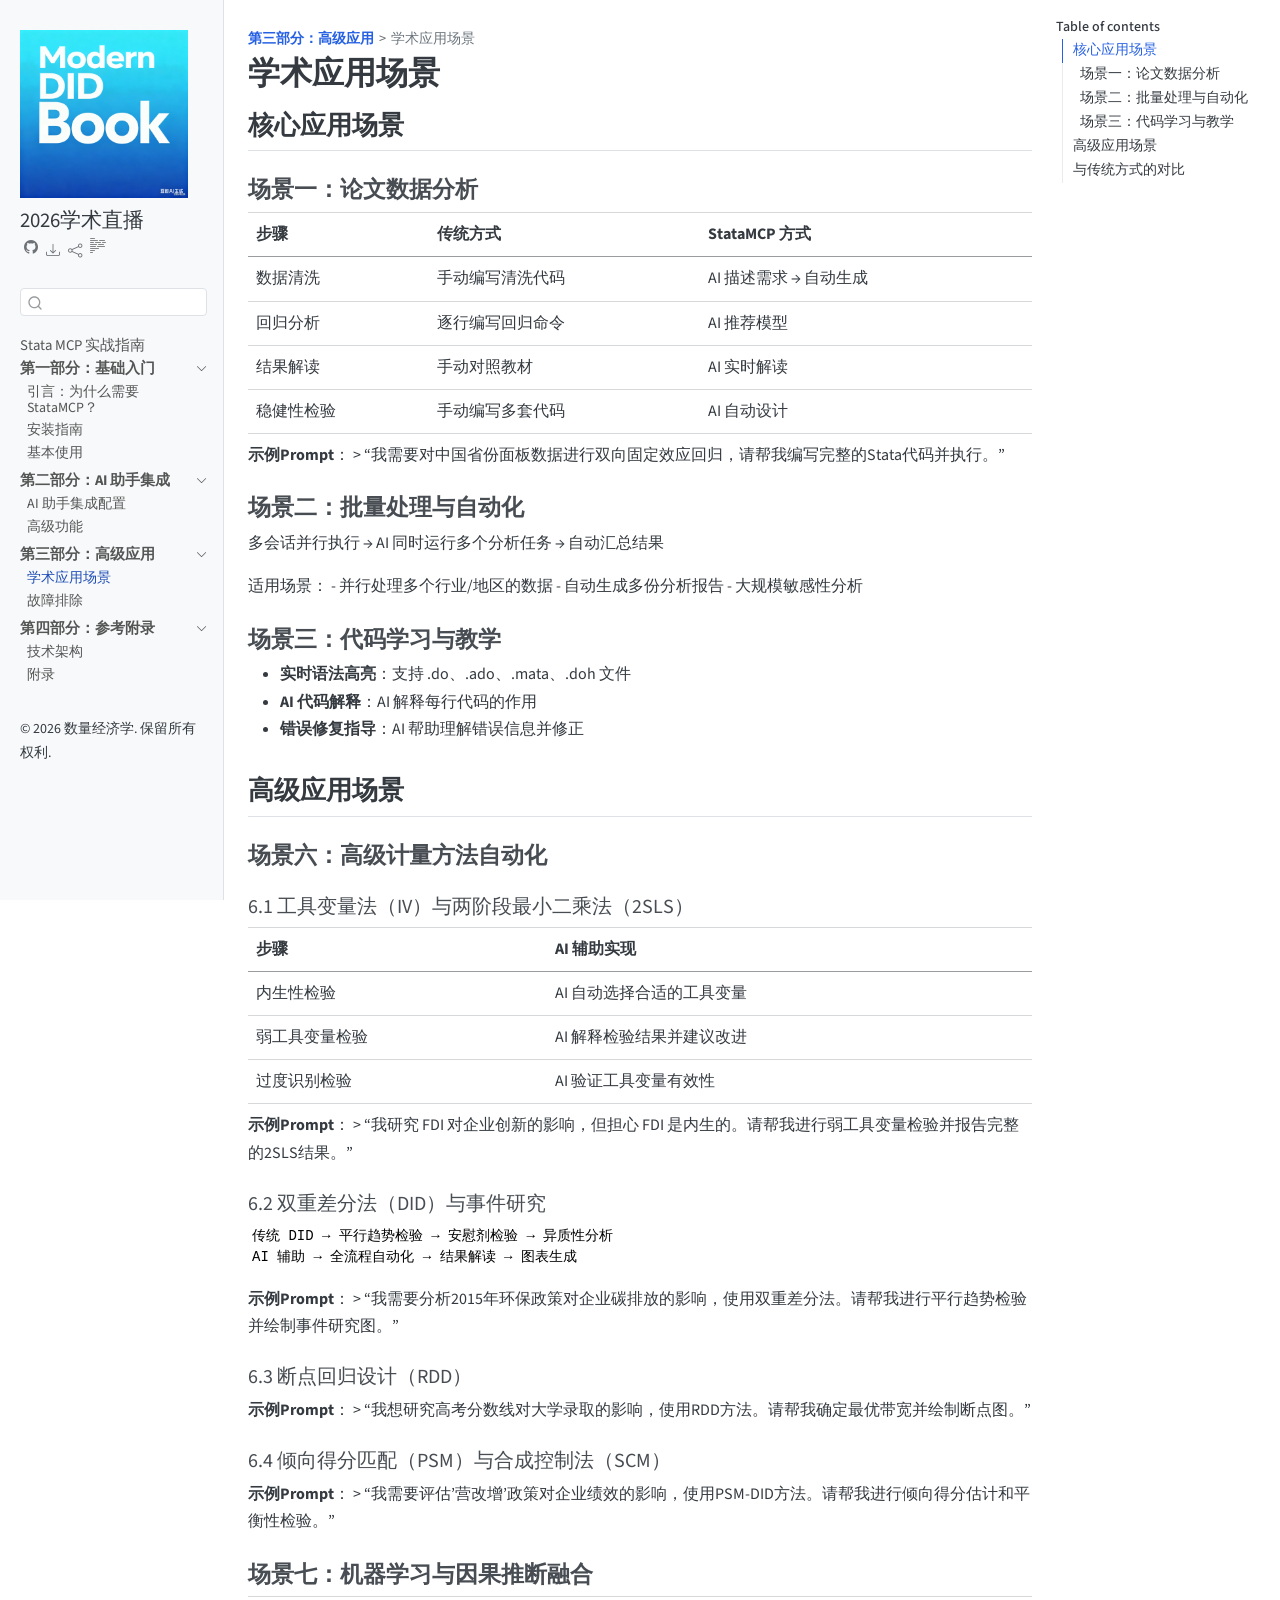
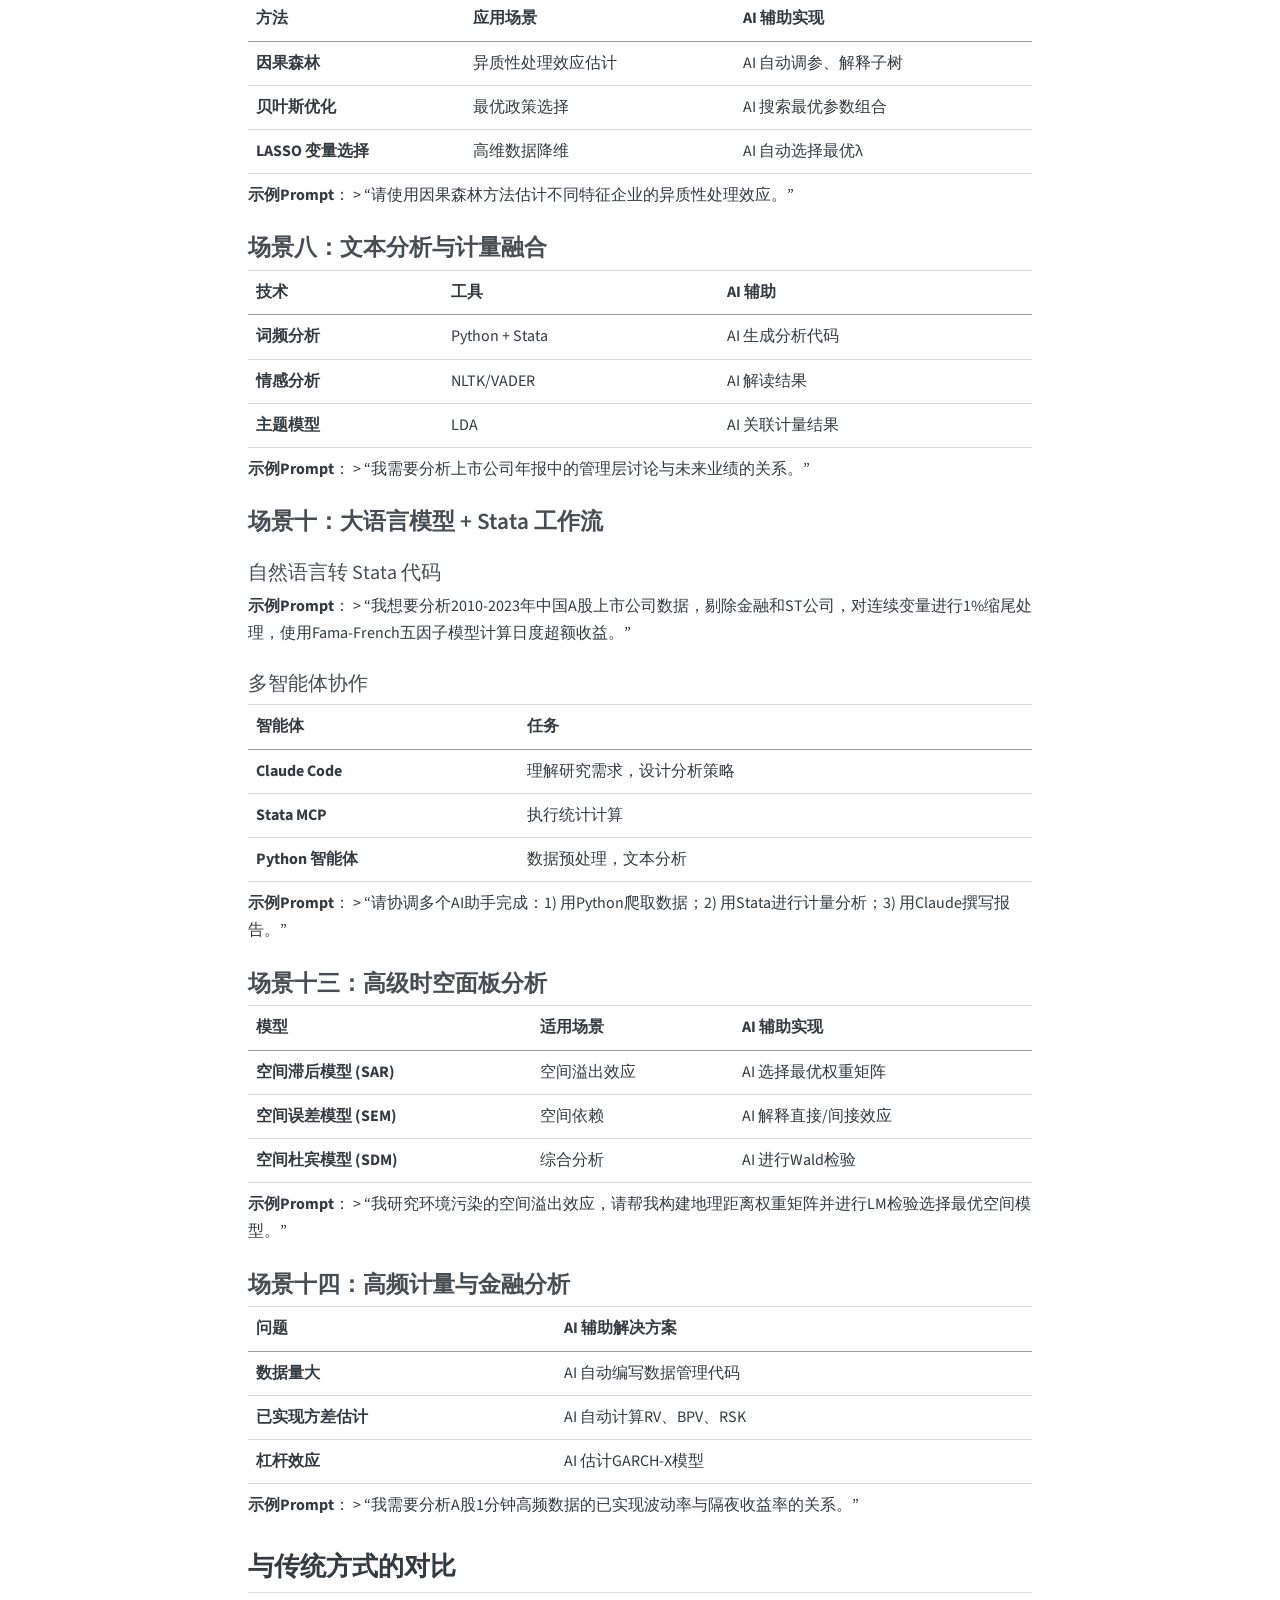
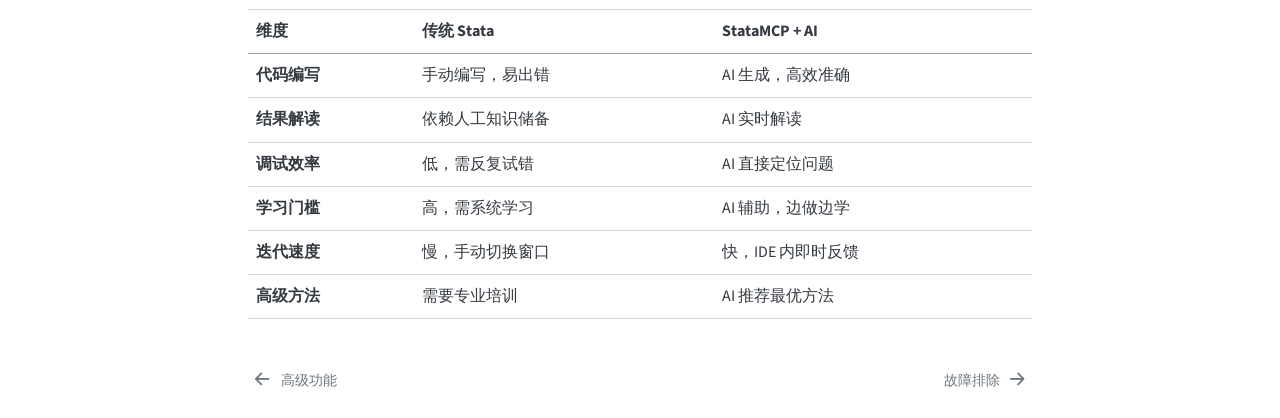
<file: _book/academic-applications.html>
<!DOCTYPE html>
<html xmlns="http://www.w3.org/1999/xhtml" lang="en" xml:lang="en"><head>

<meta charset="utf-8">
<meta name="generator" content="quarto-1.7.32">

<meta name="viewport" content="width=device-width, initial-scale=1.0, user-scalable=yes">

<meta name="description" content="本讲义系统介绍了 Stata MCP 的安装、配置与高级应用，AI 赋能 Stata 学术研究">

<title>学术应用场景 – Stata MCP 实战指南</title>
<style>
code{white-space: pre-wrap;}
span.smallcaps{font-variant: small-caps;}
div.columns{display: flex; gap: min(4vw, 1.5em);}
div.column{flex: auto; overflow-x: auto;}
div.hanging-indent{margin-left: 1.5em; text-indent: -1.5em;}
ul.task-list{list-style: none;}
ul.task-list li input[type="checkbox"] {
  width: 0.8em;
  margin: 0 0.8em 0.2em -1em; /* quarto-specific, see https://github.com/quarto-dev/quarto-cli/issues/4556 */ 
  vertical-align: middle;
}
</style>


<script src="site_libs/quarto-nav/quarto-nav.js"></script>
<script src="site_libs/quarto-nav/headroom.min.js"></script>
<script src="site_libs/clipboard/clipboard.min.js"></script>
<script src="site_libs/quarto-search/autocomplete.umd.js"></script>
<script src="site_libs/quarto-search/fuse.min.js"></script>
<script src="site_libs/quarto-search/quarto-search.js"></script>
<meta name="quarto:offset" content="./">
<link href="./troubleshooting.html" rel="next">
<link href="./advanced-features.html" rel="prev">
<link href="./images/favicon.ico" rel="icon">
<script src="site_libs/quarto-html/quarto.js" type="module"></script>
<script src="site_libs/quarto-html/tabsets/tabsets.js" type="module"></script>
<script src="site_libs/quarto-html/popper.min.js"></script>
<script src="site_libs/quarto-html/tippy.umd.min.js"></script>
<script src="site_libs/quarto-html/anchor.min.js"></script>
<link href="site_libs/quarto-html/tippy.css" rel="stylesheet">
<link href="site_libs/quarto-html/quarto-syntax-highlighting-c1f63da3e08f13bc72dc17e92cfd001d.css" rel="stylesheet" id="quarto-text-highlighting-styles">
<script src="site_libs/bootstrap/bootstrap.min.js"></script>
<link href="site_libs/bootstrap/bootstrap-icons.css" rel="stylesheet">
<link href="site_libs/bootstrap/bootstrap-e577fe248c722263fa52b57ce570e807.min.css" rel="stylesheet" append-hash="true" id="quarto-bootstrap" data-mode="light">
<script id="quarto-search-options" type="application/json">{
  "location": "sidebar",
  "copy-button": false,
  "collapse-after": 3,
  "panel-placement": "start",
  "type": "textbox",
  "limit": 50,
  "keyboard-shortcut": [
    "f",
    "/",
    "s"
  ],
  "show-item-context": false,
  "language": {
    "search-no-results-text": "No results",
    "search-matching-documents-text": "matching documents",
    "search-copy-link-title": "Copy link to search",
    "search-hide-matches-text": "Hide additional matches",
    "search-more-match-text": "more match in this document",
    "search-more-matches-text": "more matches in this document",
    "search-clear-button-title": "Clear",
    "search-text-placeholder": "",
    "search-detached-cancel-button-title": "Cancel",
    "search-submit-button-title": "Submit",
    "search-label": "Search"
  }
}</script>
<style>html{ scroll-behavior: smooth; }</style>


</head>

<body class="nav-sidebar docked quarto-light">

<div id="quarto-search-results"></div>
  <header id="quarto-header" class="headroom fixed-top">
  <nav class="quarto-secondary-nav">
    <div class="container-fluid d-flex">
      <button type="button" class="quarto-btn-toggle btn" data-bs-toggle="collapse" role="button" data-bs-target=".quarto-sidebar-collapse-item" aria-controls="quarto-sidebar" aria-expanded="false" aria-label="Toggle sidebar navigation" onclick="if (window.quartoToggleHeadroom) { window.quartoToggleHeadroom(); }">
        <i class="bi bi-layout-text-sidebar-reverse"></i>
      </button>
        <nav class="quarto-page-breadcrumbs" aria-label="breadcrumb"><ol class="breadcrumb"><li class="breadcrumb-item"><a href="./academic-applications.html"><strong>第三部分：高级应用</strong></a></li><li class="breadcrumb-item"><a href="./academic-applications.html"><span class="chapter-title">学术应用场景</span></a></li></ol></nav>
        <a class="flex-grow-1" role="navigation" data-bs-toggle="collapse" data-bs-target=".quarto-sidebar-collapse-item" aria-controls="quarto-sidebar" aria-expanded="false" aria-label="Toggle sidebar navigation" onclick="if (window.quartoToggleHeadroom) { window.quartoToggleHeadroom(); }">      
        </a>
      <button type="button" class="btn quarto-search-button" aria-label="Search" onclick="window.quartoOpenSearch();">
        <i class="bi bi-search"></i>
      </button>
    </div>
  </nav>
</header>
<!-- content -->
<div id="quarto-content" class="quarto-container page-columns page-rows-contents page-layout-article">
<!-- sidebar -->
  <nav id="quarto-sidebar" class="sidebar collapse collapse-horizontal quarto-sidebar-collapse-item sidebar-navigation docked overflow-auto">
    <div class="pt-lg-2 mt-2 text-left sidebar-header sidebar-header-stacked">
      <a href="https://www.aistata.cn/" class="sidebar-logo-link">
      <img src="./images/book-logo.png" alt="" class="sidebar-logo py-0 d-lg-inline d-none">
      </a>
    <div class="sidebar-title mb-0 py-0">
      <a href="./">2026学术直播</a> 
        <div class="sidebar-tools-main tools-wide">
    <a href="https://github.com/hanlulong/stata-mcp" title="" class="quarto-navigation-tool px-1" aria-label=""><i class="bi bi-github"></i></a>
    <div class="dropdown">
      <a href="" title="Download" id="quarto-navigation-tool-dropdown-0" class="quarto-navigation-tool dropdown-toggle px-1" data-bs-toggle="dropdown" aria-expanded="false" role="link" aria-label="Download"><i class="bi bi-download"></i></a>
      <ul class="dropdown-menu" aria-labelledby="quarto-navigation-tool-dropdown-0">
          <li>
            <a class="dropdown-item sidebar-tools-main-item" href="./Stata-MCP-实战指南.pdf">
              <i class="bi bi-file-pdf pe-1"></i>
            Download PDF
            </a>
          </li>
          <li>
            <a class="dropdown-item sidebar-tools-main-item" href="./Stata-MCP-实战指南.epub">
              <i class="bi bi-journal pe-1"></i>
            Download ePub
            </a>
          </li>
      </ul>
    </div>
    <div class="dropdown">
      <a href="" title="Share" id="quarto-navigation-tool-dropdown-1" class="quarto-navigation-tool dropdown-toggle px-1" data-bs-toggle="dropdown" aria-expanded="false" role="link" aria-label="Share"><i class="bi bi-share"></i></a>
      <ul class="dropdown-menu" aria-labelledby="quarto-navigation-tool-dropdown-1">
          <li>
            <a class="dropdown-item sidebar-tools-main-item" href="https://twitter.com/intent/tweet?url=|url|">
              <i class="bi bi-twitter pe-1"></i>
            Twitter
            </a>
          </li>
          <li>
            <a class="dropdown-item sidebar-tools-main-item" href="https://www.facebook.com/sharer/sharer.php?u=|url|">
              <i class="bi bi-facebook pe-1"></i>
            Facebook
            </a>
          </li>
      </ul>
    </div>
  <a href="" class="quarto-reader-toggle quarto-navigation-tool px-1" onclick="window.quartoToggleReader(); return false;" title="Toggle reader mode">
  <div class="quarto-reader-toggle-btn">
  <i class="bi"></i>
  </div>
</a>
</div>
    </div>
      </div>
        <div class="mt-2 flex-shrink-0 align-items-center">
        <div class="sidebar-search">
        <div id="quarto-search" class="" title="Search"></div>
        </div>
        </div>
    <div class="sidebar-menu-container"> 
    <ul class="list-unstyled mt-1">
        <li class="sidebar-item">
  <div class="sidebar-item-container"> 
  <a href="./index.html" class="sidebar-item-text sidebar-link"><span class="chapter-title">Stata MCP 实战指南</span></a>
  </div>
</li>
        <li class="sidebar-item sidebar-item-section">
      <div class="sidebar-item-container"> 
            <a class="sidebar-item-text sidebar-link text-start" data-bs-toggle="collapse" data-bs-target="#quarto-sidebar-section-1" role="navigation" aria-expanded="true">
 <span class="menu-text"><strong>第一部分：基础入门</strong></span></a>
          <a class="sidebar-item-toggle text-start" data-bs-toggle="collapse" data-bs-target="#quarto-sidebar-section-1" role="navigation" aria-expanded="true" aria-label="Toggle section">
            <i class="bi bi-chevron-right ms-2"></i>
          </a> 
      </div>
      <ul id="quarto-sidebar-section-1" class="collapse list-unstyled sidebar-section depth1 show">  
          <li class="sidebar-item">
  <div class="sidebar-item-container"> 
  <a href="./intro.html" class="sidebar-item-text sidebar-link"><span class="chapter-title">引言：为什么需要 StataMCP？</span></a>
  </div>
</li>
          <li class="sidebar-item">
  <div class="sidebar-item-container"> 
  <a href="./install.html" class="sidebar-item-text sidebar-link"><span class="chapter-title">安装指南</span></a>
  </div>
</li>
          <li class="sidebar-item">
  <div class="sidebar-item-container"> 
  <a href="./basic-usage.html" class="sidebar-item-text sidebar-link"><span class="chapter-title">基本使用</span></a>
  </div>
</li>
      </ul>
  </li>
        <li class="sidebar-item sidebar-item-section">
      <div class="sidebar-item-container"> 
            <a class="sidebar-item-text sidebar-link text-start" data-bs-toggle="collapse" data-bs-target="#quarto-sidebar-section-2" role="navigation" aria-expanded="true">
 <span class="menu-text"><strong>第二部分：AI 助手集成</strong></span></a>
          <a class="sidebar-item-toggle text-start" data-bs-toggle="collapse" data-bs-target="#quarto-sidebar-section-2" role="navigation" aria-expanded="true" aria-label="Toggle section">
            <i class="bi bi-chevron-right ms-2"></i>
          </a> 
      </div>
      <ul id="quarto-sidebar-section-2" class="collapse list-unstyled sidebar-section depth1 show">  
          <li class="sidebar-item">
  <div class="sidebar-item-container"> 
  <a href="./ai-setup.html" class="sidebar-item-text sidebar-link"><span class="chapter-title">AI 助手集成配置</span></a>
  </div>
</li>
          <li class="sidebar-item">
  <div class="sidebar-item-container"> 
  <a href="./advanced-features.html" class="sidebar-item-text sidebar-link"><span class="chapter-title">高级功能</span></a>
  </div>
</li>
      </ul>
  </li>
        <li class="sidebar-item sidebar-item-section">
      <div class="sidebar-item-container"> 
            <a class="sidebar-item-text sidebar-link text-start" data-bs-toggle="collapse" data-bs-target="#quarto-sidebar-section-3" role="navigation" aria-expanded="true">
 <span class="menu-text"><strong>第三部分：高级应用</strong></span></a>
          <a class="sidebar-item-toggle text-start" data-bs-toggle="collapse" data-bs-target="#quarto-sidebar-section-3" role="navigation" aria-expanded="true" aria-label="Toggle section">
            <i class="bi bi-chevron-right ms-2"></i>
          </a> 
      </div>
      <ul id="quarto-sidebar-section-3" class="collapse list-unstyled sidebar-section depth1 show">  
          <li class="sidebar-item">
  <div class="sidebar-item-container"> 
  <a href="./academic-applications.html" class="sidebar-item-text sidebar-link active"><span class="chapter-title">学术应用场景</span></a>
  </div>
</li>
          <li class="sidebar-item">
  <div class="sidebar-item-container"> 
  <a href="./troubleshooting.html" class="sidebar-item-text sidebar-link"><span class="chapter-title">故障排除</span></a>
  </div>
</li>
      </ul>
  </li>
        <li class="sidebar-item sidebar-item-section">
      <div class="sidebar-item-container"> 
            <a class="sidebar-item-text sidebar-link text-start" data-bs-toggle="collapse" data-bs-target="#quarto-sidebar-section-4" role="navigation" aria-expanded="true">
 <span class="menu-text"><strong>第四部分：参考附录</strong></span></a>
          <a class="sidebar-item-toggle text-start" data-bs-toggle="collapse" data-bs-target="#quarto-sidebar-section-4" role="navigation" aria-expanded="true" aria-label="Toggle section">
            <i class="bi bi-chevron-right ms-2"></i>
          </a> 
      </div>
      <ul id="quarto-sidebar-section-4" class="collapse list-unstyled sidebar-section depth1 show">  
          <li class="sidebar-item">
  <div class="sidebar-item-container"> 
  <a href="./technical-architecture.html" class="sidebar-item-text sidebar-link"><span class="chapter-title">技术架构</span></a>
  </div>
</li>
          <li class="sidebar-item">
  <div class="sidebar-item-container"> 
  <a href="./appendix.html" class="sidebar-item-text sidebar-link"><span class="chapter-title">附录</span></a>
  </div>
</li>
      </ul>
  </li>
    </ul>
    </div>
<div class="quarto-sidebar-footer"><div class="sidebar-footer-item">
<p>© 2026 数量经济学. 保留所有权利.</p>
</div></div></nav>
<div id="quarto-sidebar-glass" class="quarto-sidebar-collapse-item" data-bs-toggle="collapse" data-bs-target=".quarto-sidebar-collapse-item"></div>
<!-- margin-sidebar -->
    <div id="quarto-margin-sidebar" class="sidebar margin-sidebar">
        <nav id="TOC" role="doc-toc" class="toc-active">
    <h2 id="toc-title">Table of contents</h2>
   
  <ul>
  <li><a href="#核心应用场景" id="toc-核心应用场景" class="nav-link active" data-scroll-target="#核心应用场景">核心应用场景</a>
  <ul class="collapse">
  <li><a href="#场景一论文数据分析" id="toc-场景一论文数据分析" class="nav-link" data-scroll-target="#场景一论文数据分析">场景一：论文数据分析</a></li>
  <li><a href="#场景二批量处理与自动化" id="toc-场景二批量处理与自动化" class="nav-link" data-scroll-target="#场景二批量处理与自动化">场景二：批量处理与自动化</a></li>
  <li><a href="#场景三代码学习与教学" id="toc-场景三代码学习与教学" class="nav-link" data-scroll-target="#场景三代码学习与教学">场景三：代码学习与教学</a></li>
  </ul></li>
  <li><a href="#高级应用场景" id="toc-高级应用场景" class="nav-link" data-scroll-target="#高级应用场景">高级应用场景</a>
  <ul class="collapse">
  <li><a href="#场景六高级计量方法自动化" id="toc-场景六高级计量方法自动化" class="nav-link" data-scroll-target="#场景六高级计量方法自动化">场景六：高级计量方法自动化</a></li>
  <li><a href="#场景七机器学习与因果推断融合" id="toc-场景七机器学习与因果推断融合" class="nav-link" data-scroll-target="#场景七机器学习与因果推断融合">场景七：机器学习与因果推断融合</a></li>
  <li><a href="#场景八文本分析与计量融合" id="toc-场景八文本分析与计量融合" class="nav-link" data-scroll-target="#场景八文本分析与计量融合">场景八：文本分析与计量融合</a></li>
  <li><a href="#场景十大语言模型-stata-工作流" id="toc-场景十大语言模型-stata-工作流" class="nav-link" data-scroll-target="#场景十大语言模型-stata-工作流">场景十：大语言模型 + Stata 工作流</a></li>
  <li><a href="#场景十三高级时空面板分析" id="toc-场景十三高级时空面板分析" class="nav-link" data-scroll-target="#场景十三高级时空面板分析">场景十三：高级时空面板分析</a></li>
  <li><a href="#场景十四高频计量与金融分析" id="toc-场景十四高频计量与金融分析" class="nav-link" data-scroll-target="#场景十四高频计量与金融分析">场景十四：高频计量与金融分析</a></li>
  </ul></li>
  <li><a href="#与传统方式的对比" id="toc-与传统方式的对比" class="nav-link" data-scroll-target="#与传统方式的对比">与传统方式的对比</a></li>
  </ul>
</nav>
    </div>
<!-- main -->
<main class="content" id="quarto-document-content">

<header id="title-block-header" class="quarto-title-block default"><nav class="quarto-page-breadcrumbs quarto-title-breadcrumbs d-none d-lg-block" aria-label="breadcrumb"><ol class="breadcrumb"><li class="breadcrumb-item"><a href="./academic-applications.html"><strong>第三部分：高级应用</strong></a></li><li class="breadcrumb-item"><a href="./academic-applications.html"><span class="chapter-title">学术应用场景</span></a></li></ol></nav>
<div class="quarto-title">
<h1 class="title"><span class="chapter-title">学术应用场景</span></h1>
</div>



<div class="quarto-title-meta">

    
  
    
  </div>
  


</header>


<section id="核心应用场景" class="level2">
<h2 class="anchored" data-anchor-id="核心应用场景">核心应用场景</h2>
<section id="场景一论文数据分析" class="level3">
<h3 class="anchored" data-anchor-id="场景一论文数据分析">场景一：论文数据分析</h3>
<table class="caption-top table">
<thead>
<tr class="header">
<th>步骤</th>
<th>传统方式</th>
<th>StataMCP 方式</th>
</tr>
</thead>
<tbody>
<tr class="odd">
<td>数据清洗</td>
<td>手动编写清洗代码</td>
<td>AI 描述需求 → 自动生成</td>
</tr>
<tr class="even">
<td>回归分析</td>
<td>逐行编写回归命令</td>
<td>AI 推荐模型</td>
</tr>
<tr class="odd">
<td>结果解读</td>
<td>手动对照教材</td>
<td>AI 实时解读</td>
</tr>
<tr class="even">
<td>稳健性检验</td>
<td>手动编写多套代码</td>
<td>AI 自动设计</td>
</tr>
</tbody>
</table>
<p><strong>示例Prompt</strong>： &gt; “我需要对中国省份面板数据进行双向固定效应回归，请帮我编写完整的Stata代码并执行。”</p>
</section>
<section id="场景二批量处理与自动化" class="level3">
<h3 class="anchored" data-anchor-id="场景二批量处理与自动化">场景二：批量处理与自动化</h3>
<p>多会话并行执行 → AI 同时运行多个分析任务 → 自动汇总结果</p>
<p>适用场景： - 并行处理多个行业/地区的数据 - 自动生成多份分析报告 - 大规模敏感性分析</p>
</section>
<section id="场景三代码学习与教学" class="level3">
<h3 class="anchored" data-anchor-id="场景三代码学习与教学">场景三：代码学习与教学</h3>
<ul>
<li><strong>实时语法高亮</strong>：支持 .do、.ado、.mata、.doh 文件</li>
<li><strong>AI 代码解释</strong>：AI 解释每行代码的作用</li>
<li><strong>错误修复指导</strong>：AI 帮助理解错误信息并修正</li>
</ul>
</section>
</section>
<section id="高级应用场景" class="level2">
<h2 class="anchored" data-anchor-id="高级应用场景">高级应用场景</h2>
<section id="场景六高级计量方法自动化" class="level3">
<h3 class="anchored" data-anchor-id="场景六高级计量方法自动化">场景六：高级计量方法自动化</h3>
<section id="工具变量法iv与两阶段最小二乘法2sls" class="level4">
<h4 class="anchored" data-anchor-id="工具变量法iv与两阶段最小二乘法2sls">6.1 工具变量法（IV）与两阶段最小二乘法（2SLS）</h4>
<table class="caption-top table">
<thead>
<tr class="header">
<th>步骤</th>
<th>AI 辅助实现</th>
</tr>
</thead>
<tbody>
<tr class="odd">
<td>内生性检验</td>
<td>AI 自动选择合适的工具变量</td>
</tr>
<tr class="even">
<td>弱工具变量检验</td>
<td>AI 解释检验结果并建议改进</td>
</tr>
<tr class="odd">
<td>过度识别检验</td>
<td>AI 验证工具变量有效性</td>
</tr>
</tbody>
</table>
<p><strong>示例Prompt</strong>： &gt; “我研究 FDI 对企业创新的影响，但担心 FDI 是内生的。请帮我进行弱工具变量检验并报告完整的2SLS结果。”</p>
</section>
<section id="双重差分法did与事件研究" class="level4">
<h4 class="anchored" data-anchor-id="双重差分法did与事件研究">6.2 双重差分法（DID）与事件研究</h4>
<pre><code>传统 DID → 平行趋势检验 → 安慰剂检验 → 异质性分析
AI 辅助 → 全流程自动化 → 结果解读 → 图表生成</code></pre>
<p><strong>示例Prompt</strong>： &gt; “我需要分析2015年环保政策对企业碳排放的影响，使用双重差分法。请帮我进行平行趋势检验并绘制事件研究图。”</p>
</section>
<section id="断点回归设计rdd" class="level4">
<h4 class="anchored" data-anchor-id="断点回归设计rdd">6.3 断点回归设计（RDD）</h4>
<p><strong>示例Prompt</strong>： &gt; “我想研究高考分数线对大学录取的影响，使用RDD方法。请帮我确定最优带宽并绘制断点图。”</p>
</section>
<section id="倾向得分匹配psm与合成控制法scm" class="level4">
<h4 class="anchored" data-anchor-id="倾向得分匹配psm与合成控制法scm">6.4 倾向得分匹配（PSM）与合成控制法（SCM）</h4>
<p><strong>示例Prompt</strong>： &gt; “我需要评估’营改增’政策对企业绩效的影响，使用PSM-DID方法。请帮我进行倾向得分估计和平衡性检验。”</p>
</section>
</section>
<section id="场景七机器学习与因果推断融合" class="level3">
<h3 class="anchored" data-anchor-id="场景七机器学习与因果推断融合">场景七：机器学习与因果推断融合</h3>
<table class="caption-top table">
<thead>
<tr class="header">
<th>方法</th>
<th>应用场景</th>
<th>AI 辅助实现</th>
</tr>
</thead>
<tbody>
<tr class="odd">
<td><strong>因果森林</strong></td>
<td>异质性处理效应估计</td>
<td>AI 自动调参、解释子树</td>
</tr>
<tr class="even">
<td><strong>贝叶斯优化</strong></td>
<td>最优政策选择</td>
<td>AI 搜索最优参数组合</td>
</tr>
<tr class="odd">
<td><strong>LASSO 变量选择</strong></td>
<td>高维数据降维</td>
<td>AI 自动选择最优λ</td>
</tr>
</tbody>
</table>
<p><strong>示例Prompt</strong>： &gt; “请使用因果森林方法估计不同特征企业的异质性处理效应。”</p>
</section>
<section id="场景八文本分析与计量融合" class="level3">
<h3 class="anchored" data-anchor-id="场景八文本分析与计量融合">场景八：文本分析与计量融合</h3>
<table class="caption-top table">
<thead>
<tr class="header">
<th>技术</th>
<th>工具</th>
<th>AI 辅助</th>
</tr>
</thead>
<tbody>
<tr class="odd">
<td><strong>词频分析</strong></td>
<td>Python + Stata</td>
<td>AI 生成分析代码</td>
</tr>
<tr class="even">
<td><strong>情感分析</strong></td>
<td>NLTK/VADER</td>
<td>AI 解读结果</td>
</tr>
<tr class="odd">
<td><strong>主题模型</strong></td>
<td>LDA</td>
<td>AI 关联计量结果</td>
</tr>
</tbody>
</table>
<p><strong>示例Prompt</strong>： &gt; “我需要分析上市公司年报中的管理层讨论与未来业绩的关系。”</p>
</section>
<section id="场景十大语言模型-stata-工作流" class="level3">
<h3 class="anchored" data-anchor-id="场景十大语言模型-stata-工作流">场景十：大语言模型 + Stata 工作流</h3>
<section id="自然语言转-stata-代码" class="level4">
<h4 class="anchored" data-anchor-id="自然语言转-stata-代码">自然语言转 Stata 代码</h4>
<p><strong>示例Prompt</strong>： &gt; “我想要分析2010-2023年中国A股上市公司数据，剔除金融和ST公司，对连续变量进行1%缩尾处理，使用Fama-French五因子模型计算日度超额收益。”</p>
</section>
<section id="多智能体协作" class="level4">
<h4 class="anchored" data-anchor-id="多智能体协作">多智能体协作</h4>
<table class="caption-top table">
<thead>
<tr class="header">
<th>智能体</th>
<th>任务</th>
</tr>
</thead>
<tbody>
<tr class="odd">
<td><strong>Claude Code</strong></td>
<td>理解研究需求，设计分析策略</td>
</tr>
<tr class="even">
<td><strong>Stata MCP</strong></td>
<td>执行统计计算</td>
</tr>
<tr class="odd">
<td><strong>Python 智能体</strong></td>
<td>数据预处理，文本分析</td>
</tr>
</tbody>
</table>
<p><strong>示例Prompt</strong>： &gt; “请协调多个AI助手完成：1) 用Python爬取数据；2) 用Stata进行计量分析；3) 用Claude撰写报告。”</p>
</section>
</section>
<section id="场景十三高级时空面板分析" class="level3">
<h3 class="anchored" data-anchor-id="场景十三高级时空面板分析">场景十三：高级时空面板分析</h3>
<table class="caption-top table">
<thead>
<tr class="header">
<th>模型</th>
<th>适用场景</th>
<th>AI 辅助实现</th>
</tr>
</thead>
<tbody>
<tr class="odd">
<td><strong>空间滞后模型 (SAR)</strong></td>
<td>空间溢出效应</td>
<td>AI 选择最优权重矩阵</td>
</tr>
<tr class="even">
<td><strong>空间误差模型 (SEM)</strong></td>
<td>空间依赖</td>
<td>AI 解释直接/间接效应</td>
</tr>
<tr class="odd">
<td><strong>空间杜宾模型 (SDM)</strong></td>
<td>综合分析</td>
<td>AI 进行Wald检验</td>
</tr>
</tbody>
</table>
<p><strong>示例Prompt</strong>： &gt; “我研究环境污染的空间溢出效应，请帮我构建地理距离权重矩阵并进行LM检验选择最优空间模型。”</p>
</section>
<section id="场景十四高频计量与金融分析" class="level3">
<h3 class="anchored" data-anchor-id="场景十四高频计量与金融分析">场景十四：高频计量与金融分析</h3>
<table class="caption-top table">
<thead>
<tr class="header">
<th>问题</th>
<th>AI 辅助解决方案</th>
</tr>
</thead>
<tbody>
<tr class="odd">
<td><strong>数据量大</strong></td>
<td>AI 自动编写数据管理代码</td>
</tr>
<tr class="even">
<td><strong>已实现方差估计</strong></td>
<td>AI 自动计算RV、BPV、RSK</td>
</tr>
<tr class="odd">
<td><strong>杠杆效应</strong></td>
<td>AI 估计GARCH-X模型</td>
</tr>
</tbody>
</table>
<p><strong>示例Prompt</strong>： &gt; “我需要分析A股1分钟高频数据的已实现波动率与隔夜收益率的关系。”</p>
</section>
</section>
<section id="与传统方式的对比" class="level2">
<h2 class="anchored" data-anchor-id="与传统方式的对比">与传统方式的对比</h2>
<table class="caption-top table">
<thead>
<tr class="header">
<th>维度</th>
<th>传统 Stata</th>
<th>StataMCP + AI</th>
</tr>
</thead>
<tbody>
<tr class="odd">
<td><strong>代码编写</strong></td>
<td>手动编写，易出错</td>
<td>AI 生成，高效准确</td>
</tr>
<tr class="even">
<td><strong>结果解读</strong></td>
<td>依赖人工知识储备</td>
<td>AI 实时解读</td>
</tr>
<tr class="odd">
<td><strong>调试效率</strong></td>
<td>低，需反复试错</td>
<td>AI 直接定位问题</td>
</tr>
<tr class="even">
<td><strong>学习门槛</strong></td>
<td>高，需系统学习</td>
<td>AI 辅助，边做边学</td>
</tr>
<tr class="odd">
<td><strong>迭代速度</strong></td>
<td>慢，手动切换窗口</td>
<td>快，IDE 内即时反馈</td>
</tr>
<tr class="even">
<td><strong>高级方法</strong></td>
<td>需要专业培训</td>
<td>AI 推荐最优方法</td>
</tr>
</tbody>
</table>


</section>

</main> <!-- /main -->
<script id="quarto-html-after-body" type="application/javascript">
  window.document.addEventListener("DOMContentLoaded", function (event) {
    const icon = "";
    const anchorJS = new window.AnchorJS();
    anchorJS.options = {
      placement: 'right',
      icon: icon
    };
    anchorJS.add('.anchored');
    const isCodeAnnotation = (el) => {
      for (const clz of el.classList) {
        if (clz.startsWith('code-annotation-')) {                     
          return true;
        }
      }
      return false;
    }
    const onCopySuccess = function(e) {
      // button target
      const button = e.trigger;
      // don't keep focus
      button.blur();
      // flash "checked"
      button.classList.add('code-copy-button-checked');
      var currentTitle = button.getAttribute("title");
      button.setAttribute("title", "Copied!");
      let tooltip;
      if (window.bootstrap) {
        button.setAttribute("data-bs-toggle", "tooltip");
        button.setAttribute("data-bs-placement", "left");
        button.setAttribute("data-bs-title", "Copied!");
        tooltip = new bootstrap.Tooltip(button, 
          { trigger: "manual", 
            customClass: "code-copy-button-tooltip",
            offset: [0, -8]});
        tooltip.show();    
      }
      setTimeout(function() {
        if (tooltip) {
          tooltip.hide();
          button.removeAttribute("data-bs-title");
          button.removeAttribute("data-bs-toggle");
          button.removeAttribute("data-bs-placement");
        }
        button.setAttribute("title", currentTitle);
        button.classList.remove('code-copy-button-checked');
      }, 1000);
      // clear code selection
      e.clearSelection();
    }
    const getTextToCopy = function(trigger) {
        const codeEl = trigger.previousElementSibling.cloneNode(true);
        for (const childEl of codeEl.children) {
          if (isCodeAnnotation(childEl)) {
            childEl.remove();
          }
        }
        return codeEl.innerText;
    }
    const clipboard = new window.ClipboardJS('.code-copy-button:not([data-in-quarto-modal])', {
      text: getTextToCopy
    });
    clipboard.on('success', onCopySuccess);
    if (window.document.getElementById('quarto-embedded-source-code-modal')) {
      const clipboardModal = new window.ClipboardJS('.code-copy-button[data-in-quarto-modal]', {
        text: getTextToCopy,
        container: window.document.getElementById('quarto-embedded-source-code-modal')
      });
      clipboardModal.on('success', onCopySuccess);
    }
      var localhostRegex = new RegExp(/^(?:http|https):\/\/localhost\:?[0-9]*\//);
      var mailtoRegex = new RegExp(/^mailto:/);
        var filterRegex = new RegExp("https:\/\/www\.aistata\.cn\/");
      var isInternal = (href) => {
          return filterRegex.test(href) || localhostRegex.test(href) || mailtoRegex.test(href);
      }
      // Inspect non-navigation links and adorn them if external
     var links = window.document.querySelectorAll('a[href]:not(.nav-link):not(.navbar-brand):not(.toc-action):not(.sidebar-link):not(.sidebar-item-toggle):not(.pagination-link):not(.no-external):not([aria-hidden]):not(.dropdown-item):not(.quarto-navigation-tool):not(.about-link)');
      for (var i=0; i<links.length; i++) {
        const link = links[i];
        if (!isInternal(link.href)) {
          // undo the damage that might have been done by quarto-nav.js in the case of
          // links that we want to consider external
          if (link.dataset.originalHref !== undefined) {
            link.href = link.dataset.originalHref;
          }
            // target, if specified
            link.setAttribute("target", "_blank");
            if (link.getAttribute("rel") === null) {
              link.setAttribute("rel", "noopener");
            }
        }
      }
    function tippyHover(el, contentFn, onTriggerFn, onUntriggerFn) {
      const config = {
        allowHTML: true,
        maxWidth: 500,
        delay: 100,
        arrow: false,
        appendTo: function(el) {
            return el.parentElement;
        },
        interactive: true,
        interactiveBorder: 10,
        theme: 'quarto',
        placement: 'bottom-start',
      };
      if (contentFn) {
        config.content = contentFn;
      }
      if (onTriggerFn) {
        config.onTrigger = onTriggerFn;
      }
      if (onUntriggerFn) {
        config.onUntrigger = onUntriggerFn;
      }
      window.tippy(el, config); 
    }
    const noterefs = window.document.querySelectorAll('a[role="doc-noteref"]');
    for (var i=0; i<noterefs.length; i++) {
      const ref = noterefs[i];
      tippyHover(ref, function() {
        // use id or data attribute instead here
        let href = ref.getAttribute('data-footnote-href') || ref.getAttribute('href');
        try { href = new URL(href).hash; } catch {}
        const id = href.replace(/^#\/?/, "");
        const note = window.document.getElementById(id);
        if (note) {
          return note.innerHTML;
        } else {
          return "";
        }
      });
    }
    const xrefs = window.document.querySelectorAll('a.quarto-xref');
    const processXRef = (id, note) => {
      // Strip column container classes
      const stripColumnClz = (el) => {
        el.classList.remove("page-full", "page-columns");
        if (el.children) {
          for (const child of el.children) {
            stripColumnClz(child);
          }
        }
      }
      stripColumnClz(note)
      if (id === null || id.startsWith('sec-')) {
        // Special case sections, only their first couple elements
        const container = document.createElement("div");
        if (note.children && note.children.length > 2) {
          container.appendChild(note.children[0].cloneNode(true));
          for (let i = 1; i < note.children.length; i++) {
            const child = note.children[i];
            if (child.tagName === "P" && child.innerText === "") {
              continue;
            } else {
              container.appendChild(child.cloneNode(true));
              break;
            }
          }
          if (window.Quarto?.typesetMath) {
            window.Quarto.typesetMath(container);
          }
          return container.innerHTML
        } else {
          if (window.Quarto?.typesetMath) {
            window.Quarto.typesetMath(note);
          }
          return note.innerHTML;
        }
      } else {
        // Remove any anchor links if they are present
        const anchorLink = note.querySelector('a.anchorjs-link');
        if (anchorLink) {
          anchorLink.remove();
        }
        if (window.Quarto?.typesetMath) {
          window.Quarto.typesetMath(note);
        }
        if (note.classList.contains("callout")) {
          return note.outerHTML;
        } else {
          return note.innerHTML;
        }
      }
    }
    for (var i=0; i<xrefs.length; i++) {
      const xref = xrefs[i];
      tippyHover(xref, undefined, function(instance) {
        instance.disable();
        let url = xref.getAttribute('href');
        let hash = undefined; 
        if (url.startsWith('#')) {
          hash = url;
        } else {
          try { hash = new URL(url).hash; } catch {}
        }
        if (hash) {
          const id = hash.replace(/^#\/?/, "");
          const note = window.document.getElementById(id);
          if (note !== null) {
            try {
              const html = processXRef(id, note.cloneNode(true));
              instance.setContent(html);
            } finally {
              instance.enable();
              instance.show();
            }
          } else {
            // See if we can fetch this
            fetch(url.split('#')[0])
            .then(res => res.text())
            .then(html => {
              const parser = new DOMParser();
              const htmlDoc = parser.parseFromString(html, "text/html");
              const note = htmlDoc.getElementById(id);
              if (note !== null) {
                const html = processXRef(id, note);
                instance.setContent(html);
              } 
            }).finally(() => {
              instance.enable();
              instance.show();
            });
          }
        } else {
          // See if we can fetch a full url (with no hash to target)
          // This is a special case and we should probably do some content thinning / targeting
          fetch(url)
          .then(res => res.text())
          .then(html => {
            const parser = new DOMParser();
            const htmlDoc = parser.parseFromString(html, "text/html");
            const note = htmlDoc.querySelector('main.content');
            if (note !== null) {
              // This should only happen for chapter cross references
              // (since there is no id in the URL)
              // remove the first header
              if (note.children.length > 0 && note.children[0].tagName === "HEADER") {
                note.children[0].remove();
              }
              const html = processXRef(null, note);
              instance.setContent(html);
            } 
          }).finally(() => {
            instance.enable();
            instance.show();
          });
        }
      }, function(instance) {
      });
    }
        let selectedAnnoteEl;
        const selectorForAnnotation = ( cell, annotation) => {
          let cellAttr = 'data-code-cell="' + cell + '"';
          let lineAttr = 'data-code-annotation="' +  annotation + '"';
          const selector = 'span[' + cellAttr + '][' + lineAttr + ']';
          return selector;
        }
        const selectCodeLines = (annoteEl) => {
          const doc = window.document;
          const targetCell = annoteEl.getAttribute("data-target-cell");
          const targetAnnotation = annoteEl.getAttribute("data-target-annotation");
          const annoteSpan = window.document.querySelector(selectorForAnnotation(targetCell, targetAnnotation));
          const lines = annoteSpan.getAttribute("data-code-lines").split(",");
          const lineIds = lines.map((line) => {
            return targetCell + "-" + line;
          })
          let top = null;
          let height = null;
          let parent = null;
          if (lineIds.length > 0) {
              //compute the position of the single el (top and bottom and make a div)
              const el = window.document.getElementById(lineIds[0]);
              top = el.offsetTop;
              height = el.offsetHeight;
              parent = el.parentElement.parentElement;
            if (lineIds.length > 1) {
              const lastEl = window.document.getElementById(lineIds[lineIds.length - 1]);
              const bottom = lastEl.offsetTop + lastEl.offsetHeight;
              height = bottom - top;
            }
            if (top !== null && height !== null && parent !== null) {
              // cook up a div (if necessary) and position it 
              let div = window.document.getElementById("code-annotation-line-highlight");
              if (div === null) {
                div = window.document.createElement("div");
                div.setAttribute("id", "code-annotation-line-highlight");
                div.style.position = 'absolute';
                parent.appendChild(div);
              }
              div.style.top = top - 2 + "px";
              div.style.height = height + 4 + "px";
              div.style.left = 0;
              let gutterDiv = window.document.getElementById("code-annotation-line-highlight-gutter");
              if (gutterDiv === null) {
                gutterDiv = window.document.createElement("div");
                gutterDiv.setAttribute("id", "code-annotation-line-highlight-gutter");
                gutterDiv.style.position = 'absolute';
                const codeCell = window.document.getElementById(targetCell);
                const gutter = codeCell.querySelector('.code-annotation-gutter');
                gutter.appendChild(gutterDiv);
              }
              gutterDiv.style.top = top - 2 + "px";
              gutterDiv.style.height = height + 4 + "px";
            }
            selectedAnnoteEl = annoteEl;
          }
        };
        const unselectCodeLines = () => {
          const elementsIds = ["code-annotation-line-highlight", "code-annotation-line-highlight-gutter"];
          elementsIds.forEach((elId) => {
            const div = window.document.getElementById(elId);
            if (div) {
              div.remove();
            }
          });
          selectedAnnoteEl = undefined;
        };
          // Handle positioning of the toggle
      window.addEventListener(
        "resize",
        throttle(() => {
          elRect = undefined;
          if (selectedAnnoteEl) {
            selectCodeLines(selectedAnnoteEl);
          }
        }, 10)
      );
      function throttle(fn, ms) {
      let throttle = false;
      let timer;
        return (...args) => {
          if(!throttle) { // first call gets through
              fn.apply(this, args);
              throttle = true;
          } else { // all the others get throttled
              if(timer) clearTimeout(timer); // cancel #2
              timer = setTimeout(() => {
                fn.apply(this, args);
                timer = throttle = false;
              }, ms);
          }
        };
      }
        // Attach click handler to the DT
        const annoteDls = window.document.querySelectorAll('dt[data-target-cell]');
        for (const annoteDlNode of annoteDls) {
          annoteDlNode.addEventListener('click', (event) => {
            const clickedEl = event.target;
            if (clickedEl !== selectedAnnoteEl) {
              unselectCodeLines();
              const activeEl = window.document.querySelector('dt[data-target-cell].code-annotation-active');
              if (activeEl) {
                activeEl.classList.remove('code-annotation-active');
              }
              selectCodeLines(clickedEl);
              clickedEl.classList.add('code-annotation-active');
            } else {
              // Unselect the line
              unselectCodeLines();
              clickedEl.classList.remove('code-annotation-active');
            }
          });
        }
    const findCites = (el) => {
      const parentEl = el.parentElement;
      if (parentEl) {
        const cites = parentEl.dataset.cites;
        if (cites) {
          return {
            el,
            cites: cites.split(' ')
          };
        } else {
          return findCites(el.parentElement)
        }
      } else {
        return undefined;
      }
    };
    var bibliorefs = window.document.querySelectorAll('a[role="doc-biblioref"]');
    for (var i=0; i<bibliorefs.length; i++) {
      const ref = bibliorefs[i];
      const citeInfo = findCites(ref);
      if (citeInfo) {
        tippyHover(citeInfo.el, function() {
          var popup = window.document.createElement('div');
          citeInfo.cites.forEach(function(cite) {
            var citeDiv = window.document.createElement('div');
            citeDiv.classList.add('hanging-indent');
            citeDiv.classList.add('csl-entry');
            var biblioDiv = window.document.getElementById('ref-' + cite);
            if (biblioDiv) {
              citeDiv.innerHTML = biblioDiv.innerHTML;
            }
            popup.appendChild(citeDiv);
          });
          return popup.innerHTML;
        });
      }
    }
  });
  </script>
<nav class="page-navigation">
  <div class="nav-page nav-page-previous">
      <a href="./advanced-features.html" class="pagination-link" aria-label="高级功能">
        <i class="bi bi-arrow-left-short"></i> <span class="nav-page-text"><span class="chapter-title">高级功能</span></span>
      </a>          
  </div>
  <div class="nav-page nav-page-next">
      <a href="./troubleshooting.html" class="pagination-link" aria-label="故障排除">
        <span class="nav-page-text"><span class="chapter-title">故障排除</span></span> <i class="bi bi-arrow-right-short"></i>
      </a>
  </div>
</nav>
</div> <!-- /content -->




<script src="site_libs/quarto-html/zenscroll-min.js"></script>
</body></html>
</file>
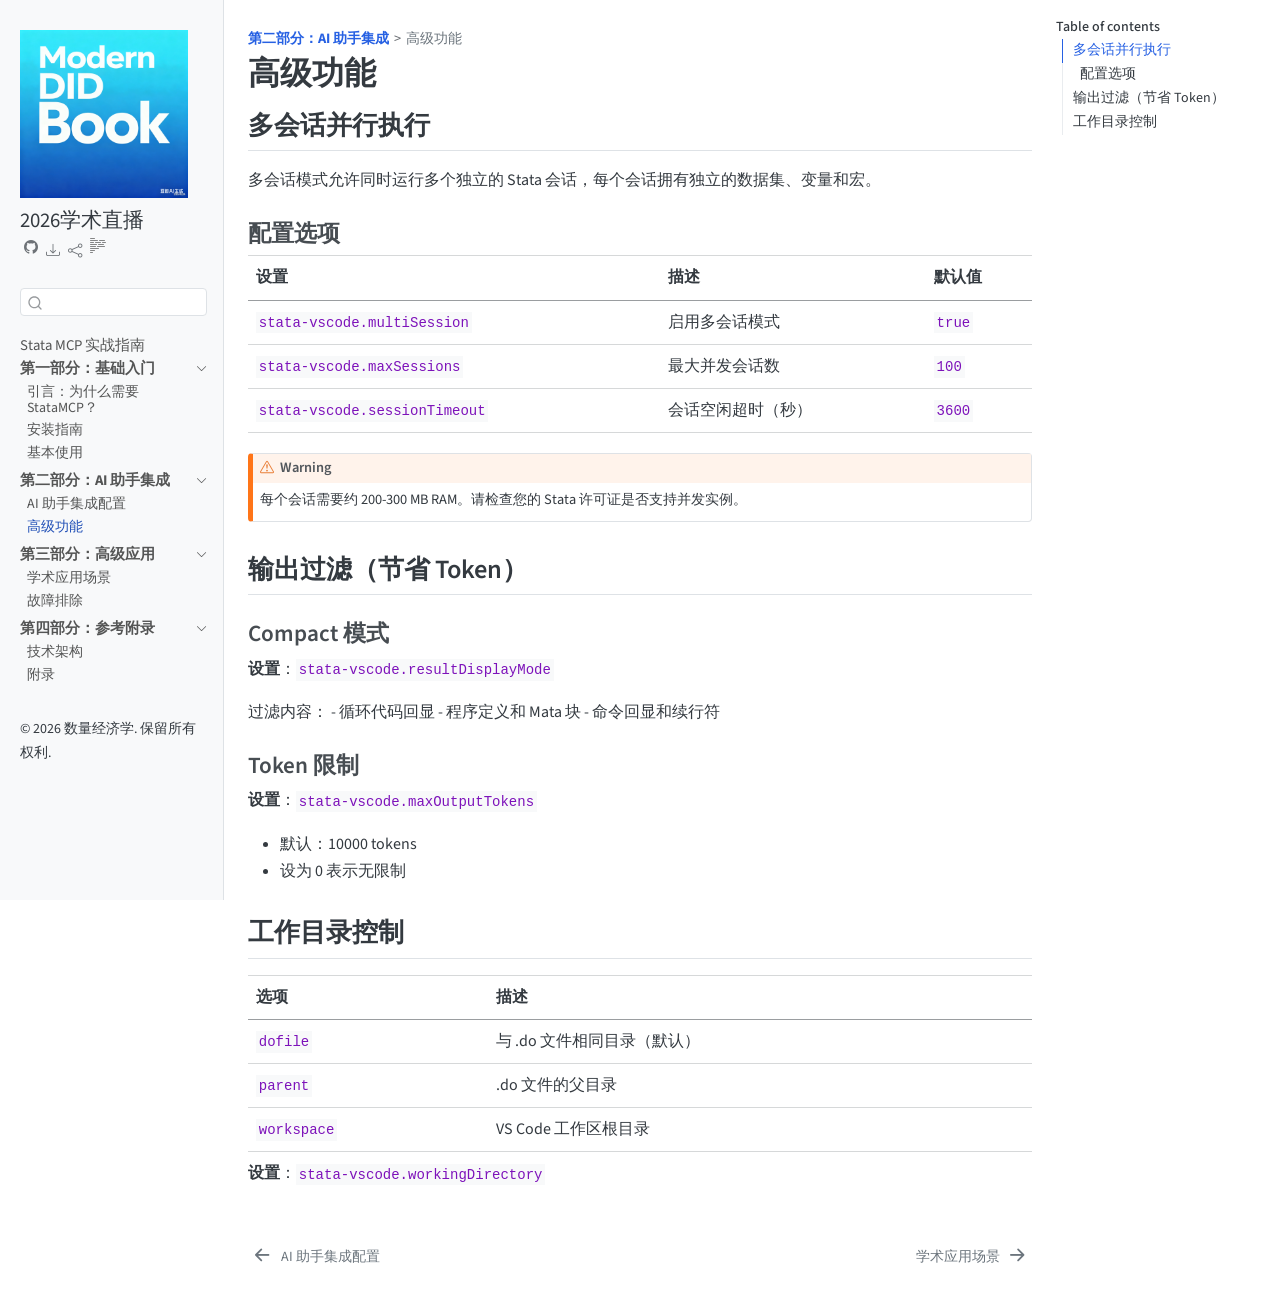
<file: _book/advanced-features.html>
<!DOCTYPE html>
<html xmlns="http://www.w3.org/1999/xhtml" lang="en" xml:lang="en"><head>

<meta charset="utf-8">
<meta name="generator" content="quarto-1.7.32">

<meta name="viewport" content="width=device-width, initial-scale=1.0, user-scalable=yes">

<meta name="description" content="本讲义系统介绍了 Stata MCP 的安装、配置与高级应用，AI 赋能 Stata 学术研究">

<title>高级功能 – Stata MCP 实战指南</title>
<style>
code{white-space: pre-wrap;}
span.smallcaps{font-variant: small-caps;}
div.columns{display: flex; gap: min(4vw, 1.5em);}
div.column{flex: auto; overflow-x: auto;}
div.hanging-indent{margin-left: 1.5em; text-indent: -1.5em;}
ul.task-list{list-style: none;}
ul.task-list li input[type="checkbox"] {
  width: 0.8em;
  margin: 0 0.8em 0.2em -1em; /* quarto-specific, see https://github.com/quarto-dev/quarto-cli/issues/4556 */ 
  vertical-align: middle;
}
</style>


<script src="site_libs/quarto-nav/quarto-nav.js"></script>
<script src="site_libs/quarto-nav/headroom.min.js"></script>
<script src="site_libs/clipboard/clipboard.min.js"></script>
<script src="site_libs/quarto-search/autocomplete.umd.js"></script>
<script src="site_libs/quarto-search/fuse.min.js"></script>
<script src="site_libs/quarto-search/quarto-search.js"></script>
<meta name="quarto:offset" content="./">
<link href="./academic-applications.html" rel="next">
<link href="./ai-setup.html" rel="prev">
<link href="./images/favicon.ico" rel="icon">
<script src="site_libs/quarto-html/quarto.js" type="module"></script>
<script src="site_libs/quarto-html/tabsets/tabsets.js" type="module"></script>
<script src="site_libs/quarto-html/popper.min.js"></script>
<script src="site_libs/quarto-html/tippy.umd.min.js"></script>
<script src="site_libs/quarto-html/anchor.min.js"></script>
<link href="site_libs/quarto-html/tippy.css" rel="stylesheet">
<link href="site_libs/quarto-html/quarto-syntax-highlighting-c1f63da3e08f13bc72dc17e92cfd001d.css" rel="stylesheet" id="quarto-text-highlighting-styles">
<script src="site_libs/bootstrap/bootstrap.min.js"></script>
<link href="site_libs/bootstrap/bootstrap-icons.css" rel="stylesheet">
<link href="site_libs/bootstrap/bootstrap-e577fe248c722263fa52b57ce570e807.min.css" rel="stylesheet" append-hash="true" id="quarto-bootstrap" data-mode="light">
<script id="quarto-search-options" type="application/json">{
  "location": "sidebar",
  "copy-button": false,
  "collapse-after": 3,
  "panel-placement": "start",
  "type": "textbox",
  "limit": 50,
  "keyboard-shortcut": [
    "f",
    "/",
    "s"
  ],
  "show-item-context": false,
  "language": {
    "search-no-results-text": "No results",
    "search-matching-documents-text": "matching documents",
    "search-copy-link-title": "Copy link to search",
    "search-hide-matches-text": "Hide additional matches",
    "search-more-match-text": "more match in this document",
    "search-more-matches-text": "more matches in this document",
    "search-clear-button-title": "Clear",
    "search-text-placeholder": "",
    "search-detached-cancel-button-title": "Cancel",
    "search-submit-button-title": "Submit",
    "search-label": "Search"
  }
}</script>
<style>html{ scroll-behavior: smooth; }</style>


</head>

<body class="nav-sidebar docked quarto-light">

<div id="quarto-search-results"></div>
  <header id="quarto-header" class="headroom fixed-top">
  <nav class="quarto-secondary-nav">
    <div class="container-fluid d-flex">
      <button type="button" class="quarto-btn-toggle btn" data-bs-toggle="collapse" role="button" data-bs-target=".quarto-sidebar-collapse-item" aria-controls="quarto-sidebar" aria-expanded="false" aria-label="Toggle sidebar navigation" onclick="if (window.quartoToggleHeadroom) { window.quartoToggleHeadroom(); }">
        <i class="bi bi-layout-text-sidebar-reverse"></i>
      </button>
        <nav class="quarto-page-breadcrumbs" aria-label="breadcrumb"><ol class="breadcrumb"><li class="breadcrumb-item"><a href="./ai-setup.html"><strong>第二部分：AI 助手集成</strong></a></li><li class="breadcrumb-item"><a href="./advanced-features.html"><span class="chapter-title">高级功能</span></a></li></ol></nav>
        <a class="flex-grow-1" role="navigation" data-bs-toggle="collapse" data-bs-target=".quarto-sidebar-collapse-item" aria-controls="quarto-sidebar" aria-expanded="false" aria-label="Toggle sidebar navigation" onclick="if (window.quartoToggleHeadroom) { window.quartoToggleHeadroom(); }">      
        </a>
      <button type="button" class="btn quarto-search-button" aria-label="Search" onclick="window.quartoOpenSearch();">
        <i class="bi bi-search"></i>
      </button>
    </div>
  </nav>
</header>
<!-- content -->
<div id="quarto-content" class="quarto-container page-columns page-rows-contents page-layout-article">
<!-- sidebar -->
  <nav id="quarto-sidebar" class="sidebar collapse collapse-horizontal quarto-sidebar-collapse-item sidebar-navigation docked overflow-auto">
    <div class="pt-lg-2 mt-2 text-left sidebar-header sidebar-header-stacked">
      <a href="https://www.aistata.cn/" class="sidebar-logo-link">
      <img src="./images/book-logo.png" alt="" class="sidebar-logo py-0 d-lg-inline d-none">
      </a>
    <div class="sidebar-title mb-0 py-0">
      <a href="./">2026学术直播</a> 
        <div class="sidebar-tools-main tools-wide">
    <a href="https://github.com/hanlulong/stata-mcp" title="" class="quarto-navigation-tool px-1" aria-label=""><i class="bi bi-github"></i></a>
    <div class="dropdown">
      <a href="" title="Download" id="quarto-navigation-tool-dropdown-0" class="quarto-navigation-tool dropdown-toggle px-1" data-bs-toggle="dropdown" aria-expanded="false" role="link" aria-label="Download"><i class="bi bi-download"></i></a>
      <ul class="dropdown-menu" aria-labelledby="quarto-navigation-tool-dropdown-0">
          <li>
            <a class="dropdown-item sidebar-tools-main-item" href="./Stata-MCP-实战指南.pdf">
              <i class="bi bi-file-pdf pe-1"></i>
            Download PDF
            </a>
          </li>
          <li>
            <a class="dropdown-item sidebar-tools-main-item" href="./Stata-MCP-实战指南.epub">
              <i class="bi bi-journal pe-1"></i>
            Download ePub
            </a>
          </li>
      </ul>
    </div>
    <div class="dropdown">
      <a href="" title="Share" id="quarto-navigation-tool-dropdown-1" class="quarto-navigation-tool dropdown-toggle px-1" data-bs-toggle="dropdown" aria-expanded="false" role="link" aria-label="Share"><i class="bi bi-share"></i></a>
      <ul class="dropdown-menu" aria-labelledby="quarto-navigation-tool-dropdown-1">
          <li>
            <a class="dropdown-item sidebar-tools-main-item" href="https://twitter.com/intent/tweet?url=|url|">
              <i class="bi bi-twitter pe-1"></i>
            Twitter
            </a>
          </li>
          <li>
            <a class="dropdown-item sidebar-tools-main-item" href="https://www.facebook.com/sharer/sharer.php?u=|url|">
              <i class="bi bi-facebook pe-1"></i>
            Facebook
            </a>
          </li>
      </ul>
    </div>
  <a href="" class="quarto-reader-toggle quarto-navigation-tool px-1" onclick="window.quartoToggleReader(); return false;" title="Toggle reader mode">
  <div class="quarto-reader-toggle-btn">
  <i class="bi"></i>
  </div>
</a>
</div>
    </div>
      </div>
        <div class="mt-2 flex-shrink-0 align-items-center">
        <div class="sidebar-search">
        <div id="quarto-search" class="" title="Search"></div>
        </div>
        </div>
    <div class="sidebar-menu-container"> 
    <ul class="list-unstyled mt-1">
        <li class="sidebar-item">
  <div class="sidebar-item-container"> 
  <a href="./index.html" class="sidebar-item-text sidebar-link"><span class="chapter-title">Stata MCP 实战指南</span></a>
  </div>
</li>
        <li class="sidebar-item sidebar-item-section">
      <div class="sidebar-item-container"> 
            <a class="sidebar-item-text sidebar-link text-start" data-bs-toggle="collapse" data-bs-target="#quarto-sidebar-section-1" role="navigation" aria-expanded="true">
 <span class="menu-text"><strong>第一部分：基础入门</strong></span></a>
          <a class="sidebar-item-toggle text-start" data-bs-toggle="collapse" data-bs-target="#quarto-sidebar-section-1" role="navigation" aria-expanded="true" aria-label="Toggle section">
            <i class="bi bi-chevron-right ms-2"></i>
          </a> 
      </div>
      <ul id="quarto-sidebar-section-1" class="collapse list-unstyled sidebar-section depth1 show">  
          <li class="sidebar-item">
  <div class="sidebar-item-container"> 
  <a href="./intro.html" class="sidebar-item-text sidebar-link"><span class="chapter-title">引言：为什么需要 StataMCP？</span></a>
  </div>
</li>
          <li class="sidebar-item">
  <div class="sidebar-item-container"> 
  <a href="./install.html" class="sidebar-item-text sidebar-link"><span class="chapter-title">安装指南</span></a>
  </div>
</li>
          <li class="sidebar-item">
  <div class="sidebar-item-container"> 
  <a href="./basic-usage.html" class="sidebar-item-text sidebar-link"><span class="chapter-title">基本使用</span></a>
  </div>
</li>
      </ul>
  </li>
        <li class="sidebar-item sidebar-item-section">
      <div class="sidebar-item-container"> 
            <a class="sidebar-item-text sidebar-link text-start" data-bs-toggle="collapse" data-bs-target="#quarto-sidebar-section-2" role="navigation" aria-expanded="true">
 <span class="menu-text"><strong>第二部分：AI 助手集成</strong></span></a>
          <a class="sidebar-item-toggle text-start" data-bs-toggle="collapse" data-bs-target="#quarto-sidebar-section-2" role="navigation" aria-expanded="true" aria-label="Toggle section">
            <i class="bi bi-chevron-right ms-2"></i>
          </a> 
      </div>
      <ul id="quarto-sidebar-section-2" class="collapse list-unstyled sidebar-section depth1 show">  
          <li class="sidebar-item">
  <div class="sidebar-item-container"> 
  <a href="./ai-setup.html" class="sidebar-item-text sidebar-link"><span class="chapter-title">AI 助手集成配置</span></a>
  </div>
</li>
          <li class="sidebar-item">
  <div class="sidebar-item-container"> 
  <a href="./advanced-features.html" class="sidebar-item-text sidebar-link active"><span class="chapter-title">高级功能</span></a>
  </div>
</li>
      </ul>
  </li>
        <li class="sidebar-item sidebar-item-section">
      <div class="sidebar-item-container"> 
            <a class="sidebar-item-text sidebar-link text-start" data-bs-toggle="collapse" data-bs-target="#quarto-sidebar-section-3" role="navigation" aria-expanded="true">
 <span class="menu-text"><strong>第三部分：高级应用</strong></span></a>
          <a class="sidebar-item-toggle text-start" data-bs-toggle="collapse" data-bs-target="#quarto-sidebar-section-3" role="navigation" aria-expanded="true" aria-label="Toggle section">
            <i class="bi bi-chevron-right ms-2"></i>
          </a> 
      </div>
      <ul id="quarto-sidebar-section-3" class="collapse list-unstyled sidebar-section depth1 show">  
          <li class="sidebar-item">
  <div class="sidebar-item-container"> 
  <a href="./academic-applications.html" class="sidebar-item-text sidebar-link"><span class="chapter-title">学术应用场景</span></a>
  </div>
</li>
          <li class="sidebar-item">
  <div class="sidebar-item-container"> 
  <a href="./troubleshooting.html" class="sidebar-item-text sidebar-link"><span class="chapter-title">故障排除</span></a>
  </div>
</li>
      </ul>
  </li>
        <li class="sidebar-item sidebar-item-section">
      <div class="sidebar-item-container"> 
            <a class="sidebar-item-text sidebar-link text-start" data-bs-toggle="collapse" data-bs-target="#quarto-sidebar-section-4" role="navigation" aria-expanded="true">
 <span class="menu-text"><strong>第四部分：参考附录</strong></span></a>
          <a class="sidebar-item-toggle text-start" data-bs-toggle="collapse" data-bs-target="#quarto-sidebar-section-4" role="navigation" aria-expanded="true" aria-label="Toggle section">
            <i class="bi bi-chevron-right ms-2"></i>
          </a> 
      </div>
      <ul id="quarto-sidebar-section-4" class="collapse list-unstyled sidebar-section depth1 show">  
          <li class="sidebar-item">
  <div class="sidebar-item-container"> 
  <a href="./technical-architecture.html" class="sidebar-item-text sidebar-link"><span class="chapter-title">技术架构</span></a>
  </div>
</li>
          <li class="sidebar-item">
  <div class="sidebar-item-container"> 
  <a href="./appendix.html" class="sidebar-item-text sidebar-link"><span class="chapter-title">附录</span></a>
  </div>
</li>
      </ul>
  </li>
    </ul>
    </div>
<div class="quarto-sidebar-footer"><div class="sidebar-footer-item">
<p>© 2026 数量经济学. 保留所有权利.</p>
</div></div></nav>
<div id="quarto-sidebar-glass" class="quarto-sidebar-collapse-item" data-bs-toggle="collapse" data-bs-target=".quarto-sidebar-collapse-item"></div>
<!-- margin-sidebar -->
    <div id="quarto-margin-sidebar" class="sidebar margin-sidebar">
        <nav id="TOC" role="doc-toc" class="toc-active">
    <h2 id="toc-title">Table of contents</h2>
   
  <ul>
  <li><a href="#多会话并行执行" id="toc-多会话并行执行" class="nav-link active" data-scroll-target="#多会话并行执行">多会话并行执行</a>
  <ul class="collapse">
  <li><a href="#配置选项" id="toc-配置选项" class="nav-link" data-scroll-target="#配置选项">配置选项</a></li>
  </ul></li>
  <li><a href="#输出过滤节省-token" id="toc-输出过滤节省-token" class="nav-link" data-scroll-target="#输出过滤节省-token">输出过滤（节省 Token）</a>
  <ul class="collapse">
  <li><a href="#compact-模式" id="toc-compact-模式" class="nav-link" data-scroll-target="#compact-模式">Compact 模式</a></li>
  <li><a href="#token-限制" id="toc-token-限制" class="nav-link" data-scroll-target="#token-限制">Token 限制</a></li>
  </ul></li>
  <li><a href="#工作目录控制" id="toc-工作目录控制" class="nav-link" data-scroll-target="#工作目录控制">工作目录控制</a></li>
  </ul>
</nav>
    </div>
<!-- main -->
<main class="content" id="quarto-document-content">

<header id="title-block-header" class="quarto-title-block default"><nav class="quarto-page-breadcrumbs quarto-title-breadcrumbs d-none d-lg-block" aria-label="breadcrumb"><ol class="breadcrumb"><li class="breadcrumb-item"><a href="./ai-setup.html"><strong>第二部分：AI 助手集成</strong></a></li><li class="breadcrumb-item"><a href="./advanced-features.html"><span class="chapter-title">高级功能</span></a></li></ol></nav>
<div class="quarto-title">
<h1 class="title"><span class="chapter-title">高级功能</span></h1>
</div>



<div class="quarto-title-meta">

    
  
    
  </div>
  


</header>


<section id="多会话并行执行" class="level2">
<h2 class="anchored" data-anchor-id="多会话并行执行">多会话并行执行</h2>
<p>多会话模式允许同时运行多个独立的 Stata 会话，每个会话拥有独立的数据集、变量和宏。</p>
<section id="配置选项" class="level3">
<h3 class="anchored" data-anchor-id="配置选项">配置选项</h3>
<table class="caption-top table">
<thead>
<tr class="header">
<th>设置</th>
<th>描述</th>
<th>默认值</th>
</tr>
</thead>
<tbody>
<tr class="odd">
<td><code>stata-vscode.multiSession</code></td>
<td>启用多会话模式</td>
<td><code>true</code></td>
</tr>
<tr class="even">
<td><code>stata-vscode.maxSessions</code></td>
<td>最大并发会话数</td>
<td><code>100</code></td>
</tr>
<tr class="odd">
<td><code>stata-vscode.sessionTimeout</code></td>
<td>会话空闲超时（秒）</td>
<td><code>3600</code></td>
</tr>
</tbody>
</table>
<div class="callout callout-style-default callout-warning callout-titled">
<div class="callout-header d-flex align-content-center">
<div class="callout-icon-container">
<i class="callout-icon"></i>
</div>
<div class="callout-title-container flex-fill">
Warning
</div>
</div>
<div class="callout-body-container callout-body">
<p>每个会话需要约 200-300 MB RAM。请检查您的 Stata 许可证是否支持并发实例。</p>
</div>
</div>
</section>
</section>
<section id="输出过滤节省-token" class="level2">
<h2 class="anchored" data-anchor-id="输出过滤节省-token">输出过滤（节省 Token）</h2>
<section id="compact-模式" class="level3">
<h3 class="anchored" data-anchor-id="compact-模式">Compact 模式</h3>
<p><strong>设置</strong>：<code>stata-vscode.resultDisplayMode</code></p>
<p>过滤内容： - 循环代码回显 - 程序定义和 Mata 块 - 命令回显和续行符</p>
</section>
<section id="token-限制" class="level3">
<h3 class="anchored" data-anchor-id="token-限制">Token 限制</h3>
<p><strong>设置</strong>：<code>stata-vscode.maxOutputTokens</code></p>
<ul>
<li>默认：10000 tokens</li>
<li>设为 0 表示无限制</li>
</ul>
</section>
</section>
<section id="工作目录控制" class="level2">
<h2 class="anchored" data-anchor-id="工作目录控制">工作目录控制</h2>
<table class="caption-top table">
<thead>
<tr class="header">
<th>选项</th>
<th>描述</th>
</tr>
</thead>
<tbody>
<tr class="odd">
<td><code>dofile</code></td>
<td>与 .do 文件相同目录（默认）</td>
</tr>
<tr class="even">
<td><code>parent</code></td>
<td>.do 文件的父目录</td>
</tr>
<tr class="odd">
<td><code>workspace</code></td>
<td>VS Code 工作区根目录</td>
</tr>
</tbody>
</table>
<p><strong>设置</strong>：<code>stata-vscode.workingDirectory</code></p>


</section>

</main> <!-- /main -->
<script id="quarto-html-after-body" type="application/javascript">
  window.document.addEventListener("DOMContentLoaded", function (event) {
    const icon = "";
    const anchorJS = new window.AnchorJS();
    anchorJS.options = {
      placement: 'right',
      icon: icon
    };
    anchorJS.add('.anchored');
    const isCodeAnnotation = (el) => {
      for (const clz of el.classList) {
        if (clz.startsWith('code-annotation-')) {                     
          return true;
        }
      }
      return false;
    }
    const onCopySuccess = function(e) {
      // button target
      const button = e.trigger;
      // don't keep focus
      button.blur();
      // flash "checked"
      button.classList.add('code-copy-button-checked');
      var currentTitle = button.getAttribute("title");
      button.setAttribute("title", "Copied!");
      let tooltip;
      if (window.bootstrap) {
        button.setAttribute("data-bs-toggle", "tooltip");
        button.setAttribute("data-bs-placement", "left");
        button.setAttribute("data-bs-title", "Copied!");
        tooltip = new bootstrap.Tooltip(button, 
          { trigger: "manual", 
            customClass: "code-copy-button-tooltip",
            offset: [0, -8]});
        tooltip.show();    
      }
      setTimeout(function() {
        if (tooltip) {
          tooltip.hide();
          button.removeAttribute("data-bs-title");
          button.removeAttribute("data-bs-toggle");
          button.removeAttribute("data-bs-placement");
        }
        button.setAttribute("title", currentTitle);
        button.classList.remove('code-copy-button-checked');
      }, 1000);
      // clear code selection
      e.clearSelection();
    }
    const getTextToCopy = function(trigger) {
        const codeEl = trigger.previousElementSibling.cloneNode(true);
        for (const childEl of codeEl.children) {
          if (isCodeAnnotation(childEl)) {
            childEl.remove();
          }
        }
        return codeEl.innerText;
    }
    const clipboard = new window.ClipboardJS('.code-copy-button:not([data-in-quarto-modal])', {
      text: getTextToCopy
    });
    clipboard.on('success', onCopySuccess);
    if (window.document.getElementById('quarto-embedded-source-code-modal')) {
      const clipboardModal = new window.ClipboardJS('.code-copy-button[data-in-quarto-modal]', {
        text: getTextToCopy,
        container: window.document.getElementById('quarto-embedded-source-code-modal')
      });
      clipboardModal.on('success', onCopySuccess);
    }
      var localhostRegex = new RegExp(/^(?:http|https):\/\/localhost\:?[0-9]*\//);
      var mailtoRegex = new RegExp(/^mailto:/);
        var filterRegex = new RegExp("https:\/\/www\.aistata\.cn\/");
      var isInternal = (href) => {
          return filterRegex.test(href) || localhostRegex.test(href) || mailtoRegex.test(href);
      }
      // Inspect non-navigation links and adorn them if external
     var links = window.document.querySelectorAll('a[href]:not(.nav-link):not(.navbar-brand):not(.toc-action):not(.sidebar-link):not(.sidebar-item-toggle):not(.pagination-link):not(.no-external):not([aria-hidden]):not(.dropdown-item):not(.quarto-navigation-tool):not(.about-link)');
      for (var i=0; i<links.length; i++) {
        const link = links[i];
        if (!isInternal(link.href)) {
          // undo the damage that might have been done by quarto-nav.js in the case of
          // links that we want to consider external
          if (link.dataset.originalHref !== undefined) {
            link.href = link.dataset.originalHref;
          }
            // target, if specified
            link.setAttribute("target", "_blank");
            if (link.getAttribute("rel") === null) {
              link.setAttribute("rel", "noopener");
            }
        }
      }
    function tippyHover(el, contentFn, onTriggerFn, onUntriggerFn) {
      const config = {
        allowHTML: true,
        maxWidth: 500,
        delay: 100,
        arrow: false,
        appendTo: function(el) {
            return el.parentElement;
        },
        interactive: true,
        interactiveBorder: 10,
        theme: 'quarto',
        placement: 'bottom-start',
      };
      if (contentFn) {
        config.content = contentFn;
      }
      if (onTriggerFn) {
        config.onTrigger = onTriggerFn;
      }
      if (onUntriggerFn) {
        config.onUntrigger = onUntriggerFn;
      }
      window.tippy(el, config); 
    }
    const noterefs = window.document.querySelectorAll('a[role="doc-noteref"]');
    for (var i=0; i<noterefs.length; i++) {
      const ref = noterefs[i];
      tippyHover(ref, function() {
        // use id or data attribute instead here
        let href = ref.getAttribute('data-footnote-href') || ref.getAttribute('href');
        try { href = new URL(href).hash; } catch {}
        const id = href.replace(/^#\/?/, "");
        const note = window.document.getElementById(id);
        if (note) {
          return note.innerHTML;
        } else {
          return "";
        }
      });
    }
    const xrefs = window.document.querySelectorAll('a.quarto-xref');
    const processXRef = (id, note) => {
      // Strip column container classes
      const stripColumnClz = (el) => {
        el.classList.remove("page-full", "page-columns");
        if (el.children) {
          for (const child of el.children) {
            stripColumnClz(child);
          }
        }
      }
      stripColumnClz(note)
      if (id === null || id.startsWith('sec-')) {
        // Special case sections, only their first couple elements
        const container = document.createElement("div");
        if (note.children && note.children.length > 2) {
          container.appendChild(note.children[0].cloneNode(true));
          for (let i = 1; i < note.children.length; i++) {
            const child = note.children[i];
            if (child.tagName === "P" && child.innerText === "") {
              continue;
            } else {
              container.appendChild(child.cloneNode(true));
              break;
            }
          }
          if (window.Quarto?.typesetMath) {
            window.Quarto.typesetMath(container);
          }
          return container.innerHTML
        } else {
          if (window.Quarto?.typesetMath) {
            window.Quarto.typesetMath(note);
          }
          return note.innerHTML;
        }
      } else {
        // Remove any anchor links if they are present
        const anchorLink = note.querySelector('a.anchorjs-link');
        if (anchorLink) {
          anchorLink.remove();
        }
        if (window.Quarto?.typesetMath) {
          window.Quarto.typesetMath(note);
        }
        if (note.classList.contains("callout")) {
          return note.outerHTML;
        } else {
          return note.innerHTML;
        }
      }
    }
    for (var i=0; i<xrefs.length; i++) {
      const xref = xrefs[i];
      tippyHover(xref, undefined, function(instance) {
        instance.disable();
        let url = xref.getAttribute('href');
        let hash = undefined; 
        if (url.startsWith('#')) {
          hash = url;
        } else {
          try { hash = new URL(url).hash; } catch {}
        }
        if (hash) {
          const id = hash.replace(/^#\/?/, "");
          const note = window.document.getElementById(id);
          if (note !== null) {
            try {
              const html = processXRef(id, note.cloneNode(true));
              instance.setContent(html);
            } finally {
              instance.enable();
              instance.show();
            }
          } else {
            // See if we can fetch this
            fetch(url.split('#')[0])
            .then(res => res.text())
            .then(html => {
              const parser = new DOMParser();
              const htmlDoc = parser.parseFromString(html, "text/html");
              const note = htmlDoc.getElementById(id);
              if (note !== null) {
                const html = processXRef(id, note);
                instance.setContent(html);
              } 
            }).finally(() => {
              instance.enable();
              instance.show();
            });
          }
        } else {
          // See if we can fetch a full url (with no hash to target)
          // This is a special case and we should probably do some content thinning / targeting
          fetch(url)
          .then(res => res.text())
          .then(html => {
            const parser = new DOMParser();
            const htmlDoc = parser.parseFromString(html, "text/html");
            const note = htmlDoc.querySelector('main.content');
            if (note !== null) {
              // This should only happen for chapter cross references
              // (since there is no id in the URL)
              // remove the first header
              if (note.children.length > 0 && note.children[0].tagName === "HEADER") {
                note.children[0].remove();
              }
              const html = processXRef(null, note);
              instance.setContent(html);
            } 
          }).finally(() => {
            instance.enable();
            instance.show();
          });
        }
      }, function(instance) {
      });
    }
        let selectedAnnoteEl;
        const selectorForAnnotation = ( cell, annotation) => {
          let cellAttr = 'data-code-cell="' + cell + '"';
          let lineAttr = 'data-code-annotation="' +  annotation + '"';
          const selector = 'span[' + cellAttr + '][' + lineAttr + ']';
          return selector;
        }
        const selectCodeLines = (annoteEl) => {
          const doc = window.document;
          const targetCell = annoteEl.getAttribute("data-target-cell");
          const targetAnnotation = annoteEl.getAttribute("data-target-annotation");
          const annoteSpan = window.document.querySelector(selectorForAnnotation(targetCell, targetAnnotation));
          const lines = annoteSpan.getAttribute("data-code-lines").split(",");
          const lineIds = lines.map((line) => {
            return targetCell + "-" + line;
          })
          let top = null;
          let height = null;
          let parent = null;
          if (lineIds.length > 0) {
              //compute the position of the single el (top and bottom and make a div)
              const el = window.document.getElementById(lineIds[0]);
              top = el.offsetTop;
              height = el.offsetHeight;
              parent = el.parentElement.parentElement;
            if (lineIds.length > 1) {
              const lastEl = window.document.getElementById(lineIds[lineIds.length - 1]);
              const bottom = lastEl.offsetTop + lastEl.offsetHeight;
              height = bottom - top;
            }
            if (top !== null && height !== null && parent !== null) {
              // cook up a div (if necessary) and position it 
              let div = window.document.getElementById("code-annotation-line-highlight");
              if (div === null) {
                div = window.document.createElement("div");
                div.setAttribute("id", "code-annotation-line-highlight");
                div.style.position = 'absolute';
                parent.appendChild(div);
              }
              div.style.top = top - 2 + "px";
              div.style.height = height + 4 + "px";
              div.style.left = 0;
              let gutterDiv = window.document.getElementById("code-annotation-line-highlight-gutter");
              if (gutterDiv === null) {
                gutterDiv = window.document.createElement("div");
                gutterDiv.setAttribute("id", "code-annotation-line-highlight-gutter");
                gutterDiv.style.position = 'absolute';
                const codeCell = window.document.getElementById(targetCell);
                const gutter = codeCell.querySelector('.code-annotation-gutter');
                gutter.appendChild(gutterDiv);
              }
              gutterDiv.style.top = top - 2 + "px";
              gutterDiv.style.height = height + 4 + "px";
            }
            selectedAnnoteEl = annoteEl;
          }
        };
        const unselectCodeLines = () => {
          const elementsIds = ["code-annotation-line-highlight", "code-annotation-line-highlight-gutter"];
          elementsIds.forEach((elId) => {
            const div = window.document.getElementById(elId);
            if (div) {
              div.remove();
            }
          });
          selectedAnnoteEl = undefined;
        };
          // Handle positioning of the toggle
      window.addEventListener(
        "resize",
        throttle(() => {
          elRect = undefined;
          if (selectedAnnoteEl) {
            selectCodeLines(selectedAnnoteEl);
          }
        }, 10)
      );
      function throttle(fn, ms) {
      let throttle = false;
      let timer;
        return (...args) => {
          if(!throttle) { // first call gets through
              fn.apply(this, args);
              throttle = true;
          } else { // all the others get throttled
              if(timer) clearTimeout(timer); // cancel #2
              timer = setTimeout(() => {
                fn.apply(this, args);
                timer = throttle = false;
              }, ms);
          }
        };
      }
        // Attach click handler to the DT
        const annoteDls = window.document.querySelectorAll('dt[data-target-cell]');
        for (const annoteDlNode of annoteDls) {
          annoteDlNode.addEventListener('click', (event) => {
            const clickedEl = event.target;
            if (clickedEl !== selectedAnnoteEl) {
              unselectCodeLines();
              const activeEl = window.document.querySelector('dt[data-target-cell].code-annotation-active');
              if (activeEl) {
                activeEl.classList.remove('code-annotation-active');
              }
              selectCodeLines(clickedEl);
              clickedEl.classList.add('code-annotation-active');
            } else {
              // Unselect the line
              unselectCodeLines();
              clickedEl.classList.remove('code-annotation-active');
            }
          });
        }
    const findCites = (el) => {
      const parentEl = el.parentElement;
      if (parentEl) {
        const cites = parentEl.dataset.cites;
        if (cites) {
          return {
            el,
            cites: cites.split(' ')
          };
        } else {
          return findCites(el.parentElement)
        }
      } else {
        return undefined;
      }
    };
    var bibliorefs = window.document.querySelectorAll('a[role="doc-biblioref"]');
    for (var i=0; i<bibliorefs.length; i++) {
      const ref = bibliorefs[i];
      const citeInfo = findCites(ref);
      if (citeInfo) {
        tippyHover(citeInfo.el, function() {
          var popup = window.document.createElement('div');
          citeInfo.cites.forEach(function(cite) {
            var citeDiv = window.document.createElement('div');
            citeDiv.classList.add('hanging-indent');
            citeDiv.classList.add('csl-entry');
            var biblioDiv = window.document.getElementById('ref-' + cite);
            if (biblioDiv) {
              citeDiv.innerHTML = biblioDiv.innerHTML;
            }
            popup.appendChild(citeDiv);
          });
          return popup.innerHTML;
        });
      }
    }
  });
  </script>
<nav class="page-navigation">
  <div class="nav-page nav-page-previous">
      <a href="./ai-setup.html" class="pagination-link" aria-label="AI 助手集成配置">
        <i class="bi bi-arrow-left-short"></i> <span class="nav-page-text"><span class="chapter-title">AI 助手集成配置</span></span>
      </a>          
  </div>
  <div class="nav-page nav-page-next">
      <a href="./academic-applications.html" class="pagination-link" aria-label="学术应用场景">
        <span class="nav-page-text"><span class="chapter-title">学术应用场景</span></span> <i class="bi bi-arrow-right-short"></i>
      </a>
  </div>
</nav>
</div> <!-- /content -->




<script src="site_libs/quarto-html/zenscroll-min.js"></script>
</body></html>
</file>
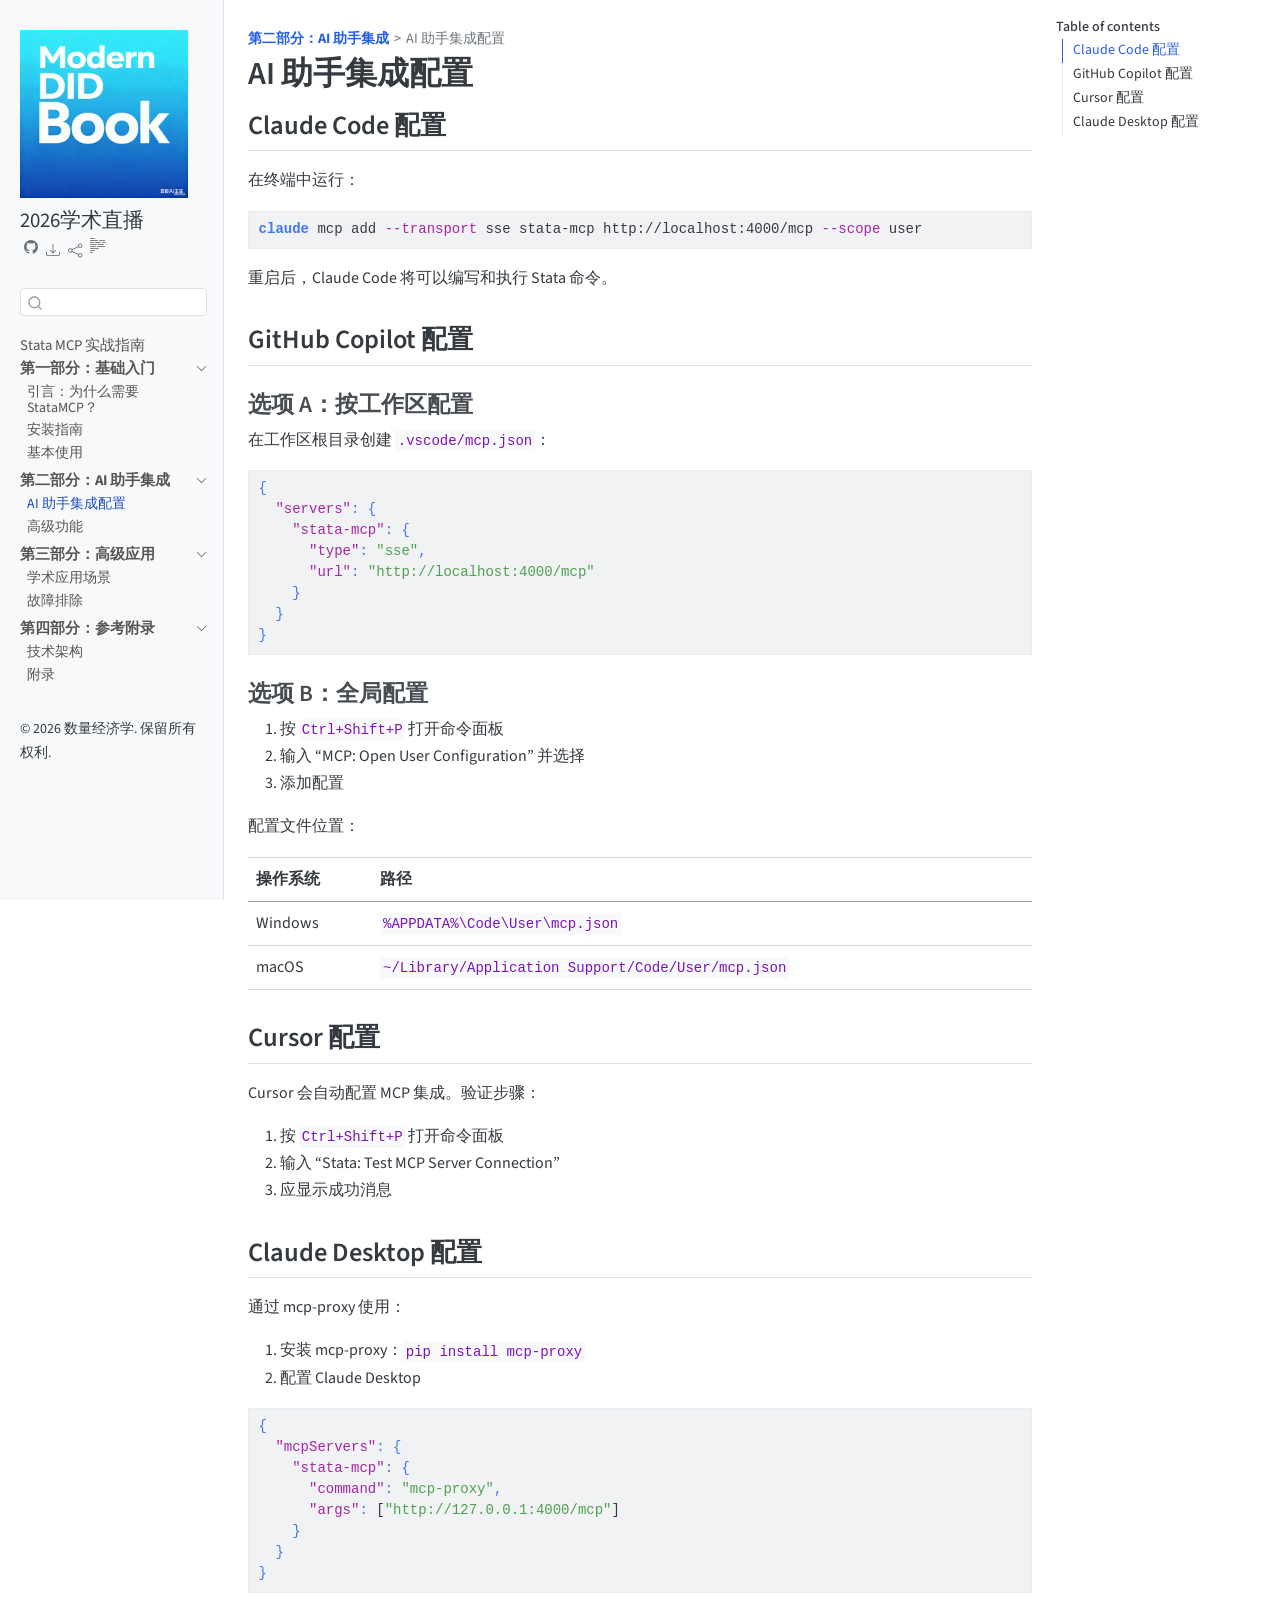
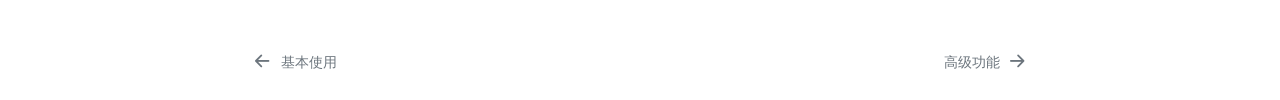
<file: _book/ai-setup.html>
<!DOCTYPE html>
<html xmlns="http://www.w3.org/1999/xhtml" lang="en" xml:lang="en"><head>

<meta charset="utf-8">
<meta name="generator" content="quarto-1.7.32">

<meta name="viewport" content="width=device-width, initial-scale=1.0, user-scalable=yes">

<meta name="description" content="本讲义系统介绍了 Stata MCP 的安装、配置与高级应用，AI 赋能 Stata 学术研究">

<title>AI 助手集成配置 – Stata MCP 实战指南</title>
<style>
code{white-space: pre-wrap;}
span.smallcaps{font-variant: small-caps;}
div.columns{display: flex; gap: min(4vw, 1.5em);}
div.column{flex: auto; overflow-x: auto;}
div.hanging-indent{margin-left: 1.5em; text-indent: -1.5em;}
ul.task-list{list-style: none;}
ul.task-list li input[type="checkbox"] {
  width: 0.8em;
  margin: 0 0.8em 0.2em -1em; /* quarto-specific, see https://github.com/quarto-dev/quarto-cli/issues/4556 */ 
  vertical-align: middle;
}
/* CSS for syntax highlighting */
html { -webkit-text-size-adjust: 100%; }
pre > code.sourceCode { white-space: pre; position: relative; }
pre > code.sourceCode > span { display: inline-block; line-height: 1.25; }
pre > code.sourceCode > span:empty { height: 1.2em; }
.sourceCode { overflow: visible; }
code.sourceCode > span { color: inherit; text-decoration: inherit; }
div.sourceCode { margin: 1em 0; }
pre.sourceCode { margin: 0; }
@media screen {
div.sourceCode { overflow: auto; }
}
@media print {
pre > code.sourceCode { white-space: pre-wrap; }
pre > code.sourceCode > span { text-indent: -5em; padding-left: 5em; }
}
pre.numberSource code
  { counter-reset: source-line 0; }
pre.numberSource code > span
  { position: relative; left: -4em; counter-increment: source-line; }
pre.numberSource code > span > a:first-child::before
  { content: counter(source-line);
    position: relative; left: -1em; text-align: right; vertical-align: baseline;
    border: none; display: inline-block;
    -webkit-touch-callout: none; -webkit-user-select: none;
    -khtml-user-select: none; -moz-user-select: none;
    -ms-user-select: none; user-select: none;
    padding: 0 4px; width: 4em;
  }
pre.numberSource { margin-left: 3em;  padding-left: 4px; }
div.sourceCode
  {   }
@media screen {
pre > code.sourceCode > span > a:first-child::before { text-decoration: underline; }
}
</style>


<script src="site_libs/quarto-nav/quarto-nav.js"></script>
<script src="site_libs/quarto-nav/headroom.min.js"></script>
<script src="site_libs/clipboard/clipboard.min.js"></script>
<script src="site_libs/quarto-search/autocomplete.umd.js"></script>
<script src="site_libs/quarto-search/fuse.min.js"></script>
<script src="site_libs/quarto-search/quarto-search.js"></script>
<meta name="quarto:offset" content="./">
<link href="./advanced-features.html" rel="next">
<link href="./basic-usage.html" rel="prev">
<link href="./images/favicon.ico" rel="icon">
<script src="site_libs/quarto-html/quarto.js" type="module"></script>
<script src="site_libs/quarto-html/tabsets/tabsets.js" type="module"></script>
<script src="site_libs/quarto-html/popper.min.js"></script>
<script src="site_libs/quarto-html/tippy.umd.min.js"></script>
<script src="site_libs/quarto-html/anchor.min.js"></script>
<link href="site_libs/quarto-html/tippy.css" rel="stylesheet">
<link href="site_libs/quarto-html/quarto-syntax-highlighting-c1f63da3e08f13bc72dc17e92cfd001d.css" rel="stylesheet" id="quarto-text-highlighting-styles">
<script src="site_libs/bootstrap/bootstrap.min.js"></script>
<link href="site_libs/bootstrap/bootstrap-icons.css" rel="stylesheet">
<link href="site_libs/bootstrap/bootstrap-e577fe248c722263fa52b57ce570e807.min.css" rel="stylesheet" append-hash="true" id="quarto-bootstrap" data-mode="light">
<script id="quarto-search-options" type="application/json">{
  "location": "sidebar",
  "copy-button": false,
  "collapse-after": 3,
  "panel-placement": "start",
  "type": "textbox",
  "limit": 50,
  "keyboard-shortcut": [
    "f",
    "/",
    "s"
  ],
  "show-item-context": false,
  "language": {
    "search-no-results-text": "No results",
    "search-matching-documents-text": "matching documents",
    "search-copy-link-title": "Copy link to search",
    "search-hide-matches-text": "Hide additional matches",
    "search-more-match-text": "more match in this document",
    "search-more-matches-text": "more matches in this document",
    "search-clear-button-title": "Clear",
    "search-text-placeholder": "",
    "search-detached-cancel-button-title": "Cancel",
    "search-submit-button-title": "Submit",
    "search-label": "Search"
  }
}</script>
<style>html{ scroll-behavior: smooth; }</style>


</head>

<body class="nav-sidebar docked quarto-light">

<div id="quarto-search-results"></div>
  <header id="quarto-header" class="headroom fixed-top">
  <nav class="quarto-secondary-nav">
    <div class="container-fluid d-flex">
      <button type="button" class="quarto-btn-toggle btn" data-bs-toggle="collapse" role="button" data-bs-target=".quarto-sidebar-collapse-item" aria-controls="quarto-sidebar" aria-expanded="false" aria-label="Toggle sidebar navigation" onclick="if (window.quartoToggleHeadroom) { window.quartoToggleHeadroom(); }">
        <i class="bi bi-layout-text-sidebar-reverse"></i>
      </button>
        <nav class="quarto-page-breadcrumbs" aria-label="breadcrumb"><ol class="breadcrumb"><li class="breadcrumb-item"><a href="./ai-setup.html"><strong>第二部分：AI 助手集成</strong></a></li><li class="breadcrumb-item"><a href="./ai-setup.html"><span class="chapter-title">AI 助手集成配置</span></a></li></ol></nav>
        <a class="flex-grow-1" role="navigation" data-bs-toggle="collapse" data-bs-target=".quarto-sidebar-collapse-item" aria-controls="quarto-sidebar" aria-expanded="false" aria-label="Toggle sidebar navigation" onclick="if (window.quartoToggleHeadroom) { window.quartoToggleHeadroom(); }">      
        </a>
      <button type="button" class="btn quarto-search-button" aria-label="Search" onclick="window.quartoOpenSearch();">
        <i class="bi bi-search"></i>
      </button>
    </div>
  </nav>
</header>
<!-- content -->
<div id="quarto-content" class="quarto-container page-columns page-rows-contents page-layout-article">
<!-- sidebar -->
  <nav id="quarto-sidebar" class="sidebar collapse collapse-horizontal quarto-sidebar-collapse-item sidebar-navigation docked overflow-auto">
    <div class="pt-lg-2 mt-2 text-left sidebar-header sidebar-header-stacked">
      <a href="https://www.aistata.cn/" class="sidebar-logo-link">
      <img src="./images/book-logo.png" alt="" class="sidebar-logo py-0 d-lg-inline d-none">
      </a>
    <div class="sidebar-title mb-0 py-0">
      <a href="./">2026学术直播</a> 
        <div class="sidebar-tools-main tools-wide">
    <a href="https://github.com/hanlulong/stata-mcp" title="" class="quarto-navigation-tool px-1" aria-label=""><i class="bi bi-github"></i></a>
    <div class="dropdown">
      <a href="" title="Download" id="quarto-navigation-tool-dropdown-0" class="quarto-navigation-tool dropdown-toggle px-1" data-bs-toggle="dropdown" aria-expanded="false" role="link" aria-label="Download"><i class="bi bi-download"></i></a>
      <ul class="dropdown-menu" aria-labelledby="quarto-navigation-tool-dropdown-0">
          <li>
            <a class="dropdown-item sidebar-tools-main-item" href="./Stata-MCP-实战指南.pdf">
              <i class="bi bi-file-pdf pe-1"></i>
            Download PDF
            </a>
          </li>
          <li>
            <a class="dropdown-item sidebar-tools-main-item" href="./Stata-MCP-实战指南.epub">
              <i class="bi bi-journal pe-1"></i>
            Download ePub
            </a>
          </li>
      </ul>
    </div>
    <div class="dropdown">
      <a href="" title="Share" id="quarto-navigation-tool-dropdown-1" class="quarto-navigation-tool dropdown-toggle px-1" data-bs-toggle="dropdown" aria-expanded="false" role="link" aria-label="Share"><i class="bi bi-share"></i></a>
      <ul class="dropdown-menu" aria-labelledby="quarto-navigation-tool-dropdown-1">
          <li>
            <a class="dropdown-item sidebar-tools-main-item" href="https://twitter.com/intent/tweet?url=|url|">
              <i class="bi bi-twitter pe-1"></i>
            Twitter
            </a>
          </li>
          <li>
            <a class="dropdown-item sidebar-tools-main-item" href="https://www.facebook.com/sharer/sharer.php?u=|url|">
              <i class="bi bi-facebook pe-1"></i>
            Facebook
            </a>
          </li>
      </ul>
    </div>
  <a href="" class="quarto-reader-toggle quarto-navigation-tool px-1" onclick="window.quartoToggleReader(); return false;" title="Toggle reader mode">
  <div class="quarto-reader-toggle-btn">
  <i class="bi"></i>
  </div>
</a>
</div>
    </div>
      </div>
        <div class="mt-2 flex-shrink-0 align-items-center">
        <div class="sidebar-search">
        <div id="quarto-search" class="" title="Search"></div>
        </div>
        </div>
    <div class="sidebar-menu-container"> 
    <ul class="list-unstyled mt-1">
        <li class="sidebar-item">
  <div class="sidebar-item-container"> 
  <a href="./index.html" class="sidebar-item-text sidebar-link"><span class="chapter-title">Stata MCP 实战指南</span></a>
  </div>
</li>
        <li class="sidebar-item sidebar-item-section">
      <div class="sidebar-item-container"> 
            <a class="sidebar-item-text sidebar-link text-start" data-bs-toggle="collapse" data-bs-target="#quarto-sidebar-section-1" role="navigation" aria-expanded="true">
 <span class="menu-text"><strong>第一部分：基础入门</strong></span></a>
          <a class="sidebar-item-toggle text-start" data-bs-toggle="collapse" data-bs-target="#quarto-sidebar-section-1" role="navigation" aria-expanded="true" aria-label="Toggle section">
            <i class="bi bi-chevron-right ms-2"></i>
          </a> 
      </div>
      <ul id="quarto-sidebar-section-1" class="collapse list-unstyled sidebar-section depth1 show">  
          <li class="sidebar-item">
  <div class="sidebar-item-container"> 
  <a href="./intro.html" class="sidebar-item-text sidebar-link"><span class="chapter-title">引言：为什么需要 StataMCP？</span></a>
  </div>
</li>
          <li class="sidebar-item">
  <div class="sidebar-item-container"> 
  <a href="./install.html" class="sidebar-item-text sidebar-link"><span class="chapter-title">安装指南</span></a>
  </div>
</li>
          <li class="sidebar-item">
  <div class="sidebar-item-container"> 
  <a href="./basic-usage.html" class="sidebar-item-text sidebar-link"><span class="chapter-title">基本使用</span></a>
  </div>
</li>
      </ul>
  </li>
        <li class="sidebar-item sidebar-item-section">
      <div class="sidebar-item-container"> 
            <a class="sidebar-item-text sidebar-link text-start" data-bs-toggle="collapse" data-bs-target="#quarto-sidebar-section-2" role="navigation" aria-expanded="true">
 <span class="menu-text"><strong>第二部分：AI 助手集成</strong></span></a>
          <a class="sidebar-item-toggle text-start" data-bs-toggle="collapse" data-bs-target="#quarto-sidebar-section-2" role="navigation" aria-expanded="true" aria-label="Toggle section">
            <i class="bi bi-chevron-right ms-2"></i>
          </a> 
      </div>
      <ul id="quarto-sidebar-section-2" class="collapse list-unstyled sidebar-section depth1 show">  
          <li class="sidebar-item">
  <div class="sidebar-item-container"> 
  <a href="./ai-setup.html" class="sidebar-item-text sidebar-link active"><span class="chapter-title">AI 助手集成配置</span></a>
  </div>
</li>
          <li class="sidebar-item">
  <div class="sidebar-item-container"> 
  <a href="./advanced-features.html" class="sidebar-item-text sidebar-link"><span class="chapter-title">高级功能</span></a>
  </div>
</li>
      </ul>
  </li>
        <li class="sidebar-item sidebar-item-section">
      <div class="sidebar-item-container"> 
            <a class="sidebar-item-text sidebar-link text-start" data-bs-toggle="collapse" data-bs-target="#quarto-sidebar-section-3" role="navigation" aria-expanded="true">
 <span class="menu-text"><strong>第三部分：高级应用</strong></span></a>
          <a class="sidebar-item-toggle text-start" data-bs-toggle="collapse" data-bs-target="#quarto-sidebar-section-3" role="navigation" aria-expanded="true" aria-label="Toggle section">
            <i class="bi bi-chevron-right ms-2"></i>
          </a> 
      </div>
      <ul id="quarto-sidebar-section-3" class="collapse list-unstyled sidebar-section depth1 show">  
          <li class="sidebar-item">
  <div class="sidebar-item-container"> 
  <a href="./academic-applications.html" class="sidebar-item-text sidebar-link"><span class="chapter-title">学术应用场景</span></a>
  </div>
</li>
          <li class="sidebar-item">
  <div class="sidebar-item-container"> 
  <a href="./troubleshooting.html" class="sidebar-item-text sidebar-link"><span class="chapter-title">故障排除</span></a>
  </div>
</li>
      </ul>
  </li>
        <li class="sidebar-item sidebar-item-section">
      <div class="sidebar-item-container"> 
            <a class="sidebar-item-text sidebar-link text-start" data-bs-toggle="collapse" data-bs-target="#quarto-sidebar-section-4" role="navigation" aria-expanded="true">
 <span class="menu-text"><strong>第四部分：参考附录</strong></span></a>
          <a class="sidebar-item-toggle text-start" data-bs-toggle="collapse" data-bs-target="#quarto-sidebar-section-4" role="navigation" aria-expanded="true" aria-label="Toggle section">
            <i class="bi bi-chevron-right ms-2"></i>
          </a> 
      </div>
      <ul id="quarto-sidebar-section-4" class="collapse list-unstyled sidebar-section depth1 show">  
          <li class="sidebar-item">
  <div class="sidebar-item-container"> 
  <a href="./technical-architecture.html" class="sidebar-item-text sidebar-link"><span class="chapter-title">技术架构</span></a>
  </div>
</li>
          <li class="sidebar-item">
  <div class="sidebar-item-container"> 
  <a href="./appendix.html" class="sidebar-item-text sidebar-link"><span class="chapter-title">附录</span></a>
  </div>
</li>
      </ul>
  </li>
    </ul>
    </div>
<div class="quarto-sidebar-footer"><div class="sidebar-footer-item">
<p>© 2026 数量经济学. 保留所有权利.</p>
</div></div></nav>
<div id="quarto-sidebar-glass" class="quarto-sidebar-collapse-item" data-bs-toggle="collapse" data-bs-target=".quarto-sidebar-collapse-item"></div>
<!-- margin-sidebar -->
    <div id="quarto-margin-sidebar" class="sidebar margin-sidebar">
        <nav id="TOC" role="doc-toc" class="toc-active">
    <h2 id="toc-title">Table of contents</h2>
   
  <ul>
  <li><a href="#claude-code-配置" id="toc-claude-code-配置" class="nav-link active" data-scroll-target="#claude-code-配置">Claude Code 配置</a></li>
  <li><a href="#github-copilot-配置" id="toc-github-copilot-配置" class="nav-link" data-scroll-target="#github-copilot-配置">GitHub Copilot 配置</a>
  <ul class="collapse">
  <li><a href="#选项-a按工作区配置" id="toc-选项-a按工作区配置" class="nav-link" data-scroll-target="#选项-a按工作区配置">选项 A：按工作区配置</a></li>
  <li><a href="#选项-b全局配置" id="toc-选项-b全局配置" class="nav-link" data-scroll-target="#选项-b全局配置">选项 B：全局配置</a></li>
  </ul></li>
  <li><a href="#cursor-配置" id="toc-cursor-配置" class="nav-link" data-scroll-target="#cursor-配置">Cursor 配置</a></li>
  <li><a href="#claude-desktop-配置" id="toc-claude-desktop-配置" class="nav-link" data-scroll-target="#claude-desktop-配置">Claude Desktop 配置</a></li>
  </ul>
</nav>
    </div>
<!-- main -->
<main class="content" id="quarto-document-content">

<header id="title-block-header" class="quarto-title-block default"><nav class="quarto-page-breadcrumbs quarto-title-breadcrumbs d-none d-lg-block" aria-label="breadcrumb"><ol class="breadcrumb"><li class="breadcrumb-item"><a href="./ai-setup.html"><strong>第二部分：AI 助手集成</strong></a></li><li class="breadcrumb-item"><a href="./ai-setup.html"><span class="chapter-title">AI 助手集成配置</span></a></li></ol></nav>
<div class="quarto-title">
<h1 class="title"><span class="chapter-title">AI 助手集成配置</span></h1>
</div>



<div class="quarto-title-meta">

    
  
    
  </div>
  


</header>


<section id="claude-code-配置" class="level2">
<h2 class="anchored" data-anchor-id="claude-code-配置">Claude Code 配置</h2>
<p>在终端中运行：</p>
<div class="sourceCode" id="cb1"><pre class="sourceCode bash code-with-copy"><code class="sourceCode bash"><span id="cb1-1"><a href="#cb1-1" aria-hidden="true" tabindex="-1"></a><span class="ex">claude</span> mcp add <span class="at">--transport</span> sse stata-mcp http://localhost:4000/mcp <span class="at">--scope</span> user</span></code><button title="Copy to Clipboard" class="code-copy-button"><i class="bi"></i></button></pre></div>
<p>重启后，Claude Code 将可以编写和执行 Stata 命令。</p>
</section>
<section id="github-copilot-配置" class="level2">
<h2 class="anchored" data-anchor-id="github-copilot-配置">GitHub Copilot 配置</h2>
<section id="选项-a按工作区配置" class="level3">
<h3 class="anchored" data-anchor-id="选项-a按工作区配置">选项 A：按工作区配置</h3>
<p>在工作区根目录创建 <code>.vscode/mcp.json</code>：</p>
<div class="sourceCode" id="cb2"><pre class="sourceCode json code-with-copy"><code class="sourceCode json"><span id="cb2-1"><a href="#cb2-1" aria-hidden="true" tabindex="-1"></a><span class="fu">{</span></span>
<span id="cb2-2"><a href="#cb2-2" aria-hidden="true" tabindex="-1"></a>  <span class="dt">"servers"</span><span class="fu">:</span> <span class="fu">{</span></span>
<span id="cb2-3"><a href="#cb2-3" aria-hidden="true" tabindex="-1"></a>    <span class="dt">"stata-mcp"</span><span class="fu">:</span> <span class="fu">{</span></span>
<span id="cb2-4"><a href="#cb2-4" aria-hidden="true" tabindex="-1"></a>      <span class="dt">"type"</span><span class="fu">:</span> <span class="st">"sse"</span><span class="fu">,</span></span>
<span id="cb2-5"><a href="#cb2-5" aria-hidden="true" tabindex="-1"></a>      <span class="dt">"url"</span><span class="fu">:</span> <span class="st">"http://localhost:4000/mcp"</span></span>
<span id="cb2-6"><a href="#cb2-6" aria-hidden="true" tabindex="-1"></a>    <span class="fu">}</span></span>
<span id="cb2-7"><a href="#cb2-7" aria-hidden="true" tabindex="-1"></a>  <span class="fu">}</span></span>
<span id="cb2-8"><a href="#cb2-8" aria-hidden="true" tabindex="-1"></a><span class="fu">}</span></span></code><button title="Copy to Clipboard" class="code-copy-button"><i class="bi"></i></button></pre></div>
</section>
<section id="选项-b全局配置" class="level3">
<h3 class="anchored" data-anchor-id="选项-b全局配置">选项 B：全局配置</h3>
<ol type="1">
<li>按 <code>Ctrl+Shift+P</code> 打开命令面板</li>
<li>输入 “MCP: Open User Configuration” 并选择</li>
<li>添加配置</li>
</ol>
<p>配置文件位置：</p>
<table class="caption-top table">
<thead>
<tr class="header">
<th>操作系统</th>
<th>路径</th>
</tr>
</thead>
<tbody>
<tr class="odd">
<td>Windows</td>
<td><code>%APPDATA%\Code\User\mcp.json</code></td>
</tr>
<tr class="even">
<td>macOS</td>
<td><code>~/Library/Application Support/Code/User/mcp.json</code></td>
</tr>
</tbody>
</table>
</section>
</section>
<section id="cursor-配置" class="level2">
<h2 class="anchored" data-anchor-id="cursor-配置">Cursor 配置</h2>
<p>Cursor 会自动配置 MCP 集成。验证步骤：</p>
<ol type="1">
<li>按 <code>Ctrl+Shift+P</code> 打开命令面板</li>
<li>输入 “Stata: Test MCP Server Connection”</li>
<li>应显示成功消息</li>
</ol>
</section>
<section id="claude-desktop-配置" class="level2">
<h2 class="anchored" data-anchor-id="claude-desktop-配置">Claude Desktop 配置</h2>
<p>通过 mcp-proxy 使用：</p>
<ol type="1">
<li>安装 mcp-proxy：<code>pip install mcp-proxy</code></li>
<li>配置 Claude Desktop</li>
</ol>
<div class="sourceCode" id="cb3"><pre class="sourceCode json code-with-copy"><code class="sourceCode json"><span id="cb3-1"><a href="#cb3-1" aria-hidden="true" tabindex="-1"></a><span class="fu">{</span></span>
<span id="cb3-2"><a href="#cb3-2" aria-hidden="true" tabindex="-1"></a>  <span class="dt">"mcpServers"</span><span class="fu">:</span> <span class="fu">{</span></span>
<span id="cb3-3"><a href="#cb3-3" aria-hidden="true" tabindex="-1"></a>    <span class="dt">"stata-mcp"</span><span class="fu">:</span> <span class="fu">{</span></span>
<span id="cb3-4"><a href="#cb3-4" aria-hidden="true" tabindex="-1"></a>      <span class="dt">"command"</span><span class="fu">:</span> <span class="st">"mcp-proxy"</span><span class="fu">,</span></span>
<span id="cb3-5"><a href="#cb3-5" aria-hidden="true" tabindex="-1"></a>      <span class="dt">"args"</span><span class="fu">:</span> <span class="ot">[</span><span class="st">"http://127.0.0.1:4000/mcp"</span><span class="ot">]</span></span>
<span id="cb3-6"><a href="#cb3-6" aria-hidden="true" tabindex="-1"></a>    <span class="fu">}</span></span>
<span id="cb3-7"><a href="#cb3-7" aria-hidden="true" tabindex="-1"></a>  <span class="fu">}</span></span>
<span id="cb3-8"><a href="#cb3-8" aria-hidden="true" tabindex="-1"></a><span class="fu">}</span></span></code><button title="Copy to Clipboard" class="code-copy-button"><i class="bi"></i></button></pre></div>


</section>

</main> <!-- /main -->
<script id="quarto-html-after-body" type="application/javascript">
  window.document.addEventListener("DOMContentLoaded", function (event) {
    const icon = "";
    const anchorJS = new window.AnchorJS();
    anchorJS.options = {
      placement: 'right',
      icon: icon
    };
    anchorJS.add('.anchored');
    const isCodeAnnotation = (el) => {
      for (const clz of el.classList) {
        if (clz.startsWith('code-annotation-')) {                     
          return true;
        }
      }
      return false;
    }
    const onCopySuccess = function(e) {
      // button target
      const button = e.trigger;
      // don't keep focus
      button.blur();
      // flash "checked"
      button.classList.add('code-copy-button-checked');
      var currentTitle = button.getAttribute("title");
      button.setAttribute("title", "Copied!");
      let tooltip;
      if (window.bootstrap) {
        button.setAttribute("data-bs-toggle", "tooltip");
        button.setAttribute("data-bs-placement", "left");
        button.setAttribute("data-bs-title", "Copied!");
        tooltip = new bootstrap.Tooltip(button, 
          { trigger: "manual", 
            customClass: "code-copy-button-tooltip",
            offset: [0, -8]});
        tooltip.show();    
      }
      setTimeout(function() {
        if (tooltip) {
          tooltip.hide();
          button.removeAttribute("data-bs-title");
          button.removeAttribute("data-bs-toggle");
          button.removeAttribute("data-bs-placement");
        }
        button.setAttribute("title", currentTitle);
        button.classList.remove('code-copy-button-checked');
      }, 1000);
      // clear code selection
      e.clearSelection();
    }
    const getTextToCopy = function(trigger) {
        const codeEl = trigger.previousElementSibling.cloneNode(true);
        for (const childEl of codeEl.children) {
          if (isCodeAnnotation(childEl)) {
            childEl.remove();
          }
        }
        return codeEl.innerText;
    }
    const clipboard = new window.ClipboardJS('.code-copy-button:not([data-in-quarto-modal])', {
      text: getTextToCopy
    });
    clipboard.on('success', onCopySuccess);
    if (window.document.getElementById('quarto-embedded-source-code-modal')) {
      const clipboardModal = new window.ClipboardJS('.code-copy-button[data-in-quarto-modal]', {
        text: getTextToCopy,
        container: window.document.getElementById('quarto-embedded-source-code-modal')
      });
      clipboardModal.on('success', onCopySuccess);
    }
      var localhostRegex = new RegExp(/^(?:http|https):\/\/localhost\:?[0-9]*\//);
      var mailtoRegex = new RegExp(/^mailto:/);
        var filterRegex = new RegExp("https:\/\/www\.aistata\.cn\/");
      var isInternal = (href) => {
          return filterRegex.test(href) || localhostRegex.test(href) || mailtoRegex.test(href);
      }
      // Inspect non-navigation links and adorn them if external
     var links = window.document.querySelectorAll('a[href]:not(.nav-link):not(.navbar-brand):not(.toc-action):not(.sidebar-link):not(.sidebar-item-toggle):not(.pagination-link):not(.no-external):not([aria-hidden]):not(.dropdown-item):not(.quarto-navigation-tool):not(.about-link)');
      for (var i=0; i<links.length; i++) {
        const link = links[i];
        if (!isInternal(link.href)) {
          // undo the damage that might have been done by quarto-nav.js in the case of
          // links that we want to consider external
          if (link.dataset.originalHref !== undefined) {
            link.href = link.dataset.originalHref;
          }
            // target, if specified
            link.setAttribute("target", "_blank");
            if (link.getAttribute("rel") === null) {
              link.setAttribute("rel", "noopener");
            }
        }
      }
    function tippyHover(el, contentFn, onTriggerFn, onUntriggerFn) {
      const config = {
        allowHTML: true,
        maxWidth: 500,
        delay: 100,
        arrow: false,
        appendTo: function(el) {
            return el.parentElement;
        },
        interactive: true,
        interactiveBorder: 10,
        theme: 'quarto',
        placement: 'bottom-start',
      };
      if (contentFn) {
        config.content = contentFn;
      }
      if (onTriggerFn) {
        config.onTrigger = onTriggerFn;
      }
      if (onUntriggerFn) {
        config.onUntrigger = onUntriggerFn;
      }
      window.tippy(el, config); 
    }
    const noterefs = window.document.querySelectorAll('a[role="doc-noteref"]');
    for (var i=0; i<noterefs.length; i++) {
      const ref = noterefs[i];
      tippyHover(ref, function() {
        // use id or data attribute instead here
        let href = ref.getAttribute('data-footnote-href') || ref.getAttribute('href');
        try { href = new URL(href).hash; } catch {}
        const id = href.replace(/^#\/?/, "");
        const note = window.document.getElementById(id);
        if (note) {
          return note.innerHTML;
        } else {
          return "";
        }
      });
    }
    const xrefs = window.document.querySelectorAll('a.quarto-xref');
    const processXRef = (id, note) => {
      // Strip column container classes
      const stripColumnClz = (el) => {
        el.classList.remove("page-full", "page-columns");
        if (el.children) {
          for (const child of el.children) {
            stripColumnClz(child);
          }
        }
      }
      stripColumnClz(note)
      if (id === null || id.startsWith('sec-')) {
        // Special case sections, only their first couple elements
        const container = document.createElement("div");
        if (note.children && note.children.length > 2) {
          container.appendChild(note.children[0].cloneNode(true));
          for (let i = 1; i < note.children.length; i++) {
            const child = note.children[i];
            if (child.tagName === "P" && child.innerText === "") {
              continue;
            } else {
              container.appendChild(child.cloneNode(true));
              break;
            }
          }
          if (window.Quarto?.typesetMath) {
            window.Quarto.typesetMath(container);
          }
          return container.innerHTML
        } else {
          if (window.Quarto?.typesetMath) {
            window.Quarto.typesetMath(note);
          }
          return note.innerHTML;
        }
      } else {
        // Remove any anchor links if they are present
        const anchorLink = note.querySelector('a.anchorjs-link');
        if (anchorLink) {
          anchorLink.remove();
        }
        if (window.Quarto?.typesetMath) {
          window.Quarto.typesetMath(note);
        }
        if (note.classList.contains("callout")) {
          return note.outerHTML;
        } else {
          return note.innerHTML;
        }
      }
    }
    for (var i=0; i<xrefs.length; i++) {
      const xref = xrefs[i];
      tippyHover(xref, undefined, function(instance) {
        instance.disable();
        let url = xref.getAttribute('href');
        let hash = undefined; 
        if (url.startsWith('#')) {
          hash = url;
        } else {
          try { hash = new URL(url).hash; } catch {}
        }
        if (hash) {
          const id = hash.replace(/^#\/?/, "");
          const note = window.document.getElementById(id);
          if (note !== null) {
            try {
              const html = processXRef(id, note.cloneNode(true));
              instance.setContent(html);
            } finally {
              instance.enable();
              instance.show();
            }
          } else {
            // See if we can fetch this
            fetch(url.split('#')[0])
            .then(res => res.text())
            .then(html => {
              const parser = new DOMParser();
              const htmlDoc = parser.parseFromString(html, "text/html");
              const note = htmlDoc.getElementById(id);
              if (note !== null) {
                const html = processXRef(id, note);
                instance.setContent(html);
              } 
            }).finally(() => {
              instance.enable();
              instance.show();
            });
          }
        } else {
          // See if we can fetch a full url (with no hash to target)
          // This is a special case and we should probably do some content thinning / targeting
          fetch(url)
          .then(res => res.text())
          .then(html => {
            const parser = new DOMParser();
            const htmlDoc = parser.parseFromString(html, "text/html");
            const note = htmlDoc.querySelector('main.content');
            if (note !== null) {
              // This should only happen for chapter cross references
              // (since there is no id in the URL)
              // remove the first header
              if (note.children.length > 0 && note.children[0].tagName === "HEADER") {
                note.children[0].remove();
              }
              const html = processXRef(null, note);
              instance.setContent(html);
            } 
          }).finally(() => {
            instance.enable();
            instance.show();
          });
        }
      }, function(instance) {
      });
    }
        let selectedAnnoteEl;
        const selectorForAnnotation = ( cell, annotation) => {
          let cellAttr = 'data-code-cell="' + cell + '"';
          let lineAttr = 'data-code-annotation="' +  annotation + '"';
          const selector = 'span[' + cellAttr + '][' + lineAttr + ']';
          return selector;
        }
        const selectCodeLines = (annoteEl) => {
          const doc = window.document;
          const targetCell = annoteEl.getAttribute("data-target-cell");
          const targetAnnotation = annoteEl.getAttribute("data-target-annotation");
          const annoteSpan = window.document.querySelector(selectorForAnnotation(targetCell, targetAnnotation));
          const lines = annoteSpan.getAttribute("data-code-lines").split(",");
          const lineIds = lines.map((line) => {
            return targetCell + "-" + line;
          })
          let top = null;
          let height = null;
          let parent = null;
          if (lineIds.length > 0) {
              //compute the position of the single el (top and bottom and make a div)
              const el = window.document.getElementById(lineIds[0]);
              top = el.offsetTop;
              height = el.offsetHeight;
              parent = el.parentElement.parentElement;
            if (lineIds.length > 1) {
              const lastEl = window.document.getElementById(lineIds[lineIds.length - 1]);
              const bottom = lastEl.offsetTop + lastEl.offsetHeight;
              height = bottom - top;
            }
            if (top !== null && height !== null && parent !== null) {
              // cook up a div (if necessary) and position it 
              let div = window.document.getElementById("code-annotation-line-highlight");
              if (div === null) {
                div = window.document.createElement("div");
                div.setAttribute("id", "code-annotation-line-highlight");
                div.style.position = 'absolute';
                parent.appendChild(div);
              }
              div.style.top = top - 2 + "px";
              div.style.height = height + 4 + "px";
              div.style.left = 0;
              let gutterDiv = window.document.getElementById("code-annotation-line-highlight-gutter");
              if (gutterDiv === null) {
                gutterDiv = window.document.createElement("div");
                gutterDiv.setAttribute("id", "code-annotation-line-highlight-gutter");
                gutterDiv.style.position = 'absolute';
                const codeCell = window.document.getElementById(targetCell);
                const gutter = codeCell.querySelector('.code-annotation-gutter');
                gutter.appendChild(gutterDiv);
              }
              gutterDiv.style.top = top - 2 + "px";
              gutterDiv.style.height = height + 4 + "px";
            }
            selectedAnnoteEl = annoteEl;
          }
        };
        const unselectCodeLines = () => {
          const elementsIds = ["code-annotation-line-highlight", "code-annotation-line-highlight-gutter"];
          elementsIds.forEach((elId) => {
            const div = window.document.getElementById(elId);
            if (div) {
              div.remove();
            }
          });
          selectedAnnoteEl = undefined;
        };
          // Handle positioning of the toggle
      window.addEventListener(
        "resize",
        throttle(() => {
          elRect = undefined;
          if (selectedAnnoteEl) {
            selectCodeLines(selectedAnnoteEl);
          }
        }, 10)
      );
      function throttle(fn, ms) {
      let throttle = false;
      let timer;
        return (...args) => {
          if(!throttle) { // first call gets through
              fn.apply(this, args);
              throttle = true;
          } else { // all the others get throttled
              if(timer) clearTimeout(timer); // cancel #2
              timer = setTimeout(() => {
                fn.apply(this, args);
                timer = throttle = false;
              }, ms);
          }
        };
      }
        // Attach click handler to the DT
        const annoteDls = window.document.querySelectorAll('dt[data-target-cell]');
        for (const annoteDlNode of annoteDls) {
          annoteDlNode.addEventListener('click', (event) => {
            const clickedEl = event.target;
            if (clickedEl !== selectedAnnoteEl) {
              unselectCodeLines();
              const activeEl = window.document.querySelector('dt[data-target-cell].code-annotation-active');
              if (activeEl) {
                activeEl.classList.remove('code-annotation-active');
              }
              selectCodeLines(clickedEl);
              clickedEl.classList.add('code-annotation-active');
            } else {
              // Unselect the line
              unselectCodeLines();
              clickedEl.classList.remove('code-annotation-active');
            }
          });
        }
    const findCites = (el) => {
      const parentEl = el.parentElement;
      if (parentEl) {
        const cites = parentEl.dataset.cites;
        if (cites) {
          return {
            el,
            cites: cites.split(' ')
          };
        } else {
          return findCites(el.parentElement)
        }
      } else {
        return undefined;
      }
    };
    var bibliorefs = window.document.querySelectorAll('a[role="doc-biblioref"]');
    for (var i=0; i<bibliorefs.length; i++) {
      const ref = bibliorefs[i];
      const citeInfo = findCites(ref);
      if (citeInfo) {
        tippyHover(citeInfo.el, function() {
          var popup = window.document.createElement('div');
          citeInfo.cites.forEach(function(cite) {
            var citeDiv = window.document.createElement('div');
            citeDiv.classList.add('hanging-indent');
            citeDiv.classList.add('csl-entry');
            var biblioDiv = window.document.getElementById('ref-' + cite);
            if (biblioDiv) {
              citeDiv.innerHTML = biblioDiv.innerHTML;
            }
            popup.appendChild(citeDiv);
          });
          return popup.innerHTML;
        });
      }
    }
  });
  </script>
<nav class="page-navigation">
  <div class="nav-page nav-page-previous">
      <a href="./basic-usage.html" class="pagination-link" aria-label="基本使用">
        <i class="bi bi-arrow-left-short"></i> <span class="nav-page-text"><span class="chapter-title">基本使用</span></span>
      </a>          
  </div>
  <div class="nav-page nav-page-next">
      <a href="./advanced-features.html" class="pagination-link" aria-label="高级功能">
        <span class="nav-page-text"><span class="chapter-title">高级功能</span></span> <i class="bi bi-arrow-right-short"></i>
      </a>
  </div>
</nav>
</div> <!-- /content -->




<script src="site_libs/quarto-html/zenscroll-min.js"></script>
</body></html>
</file>
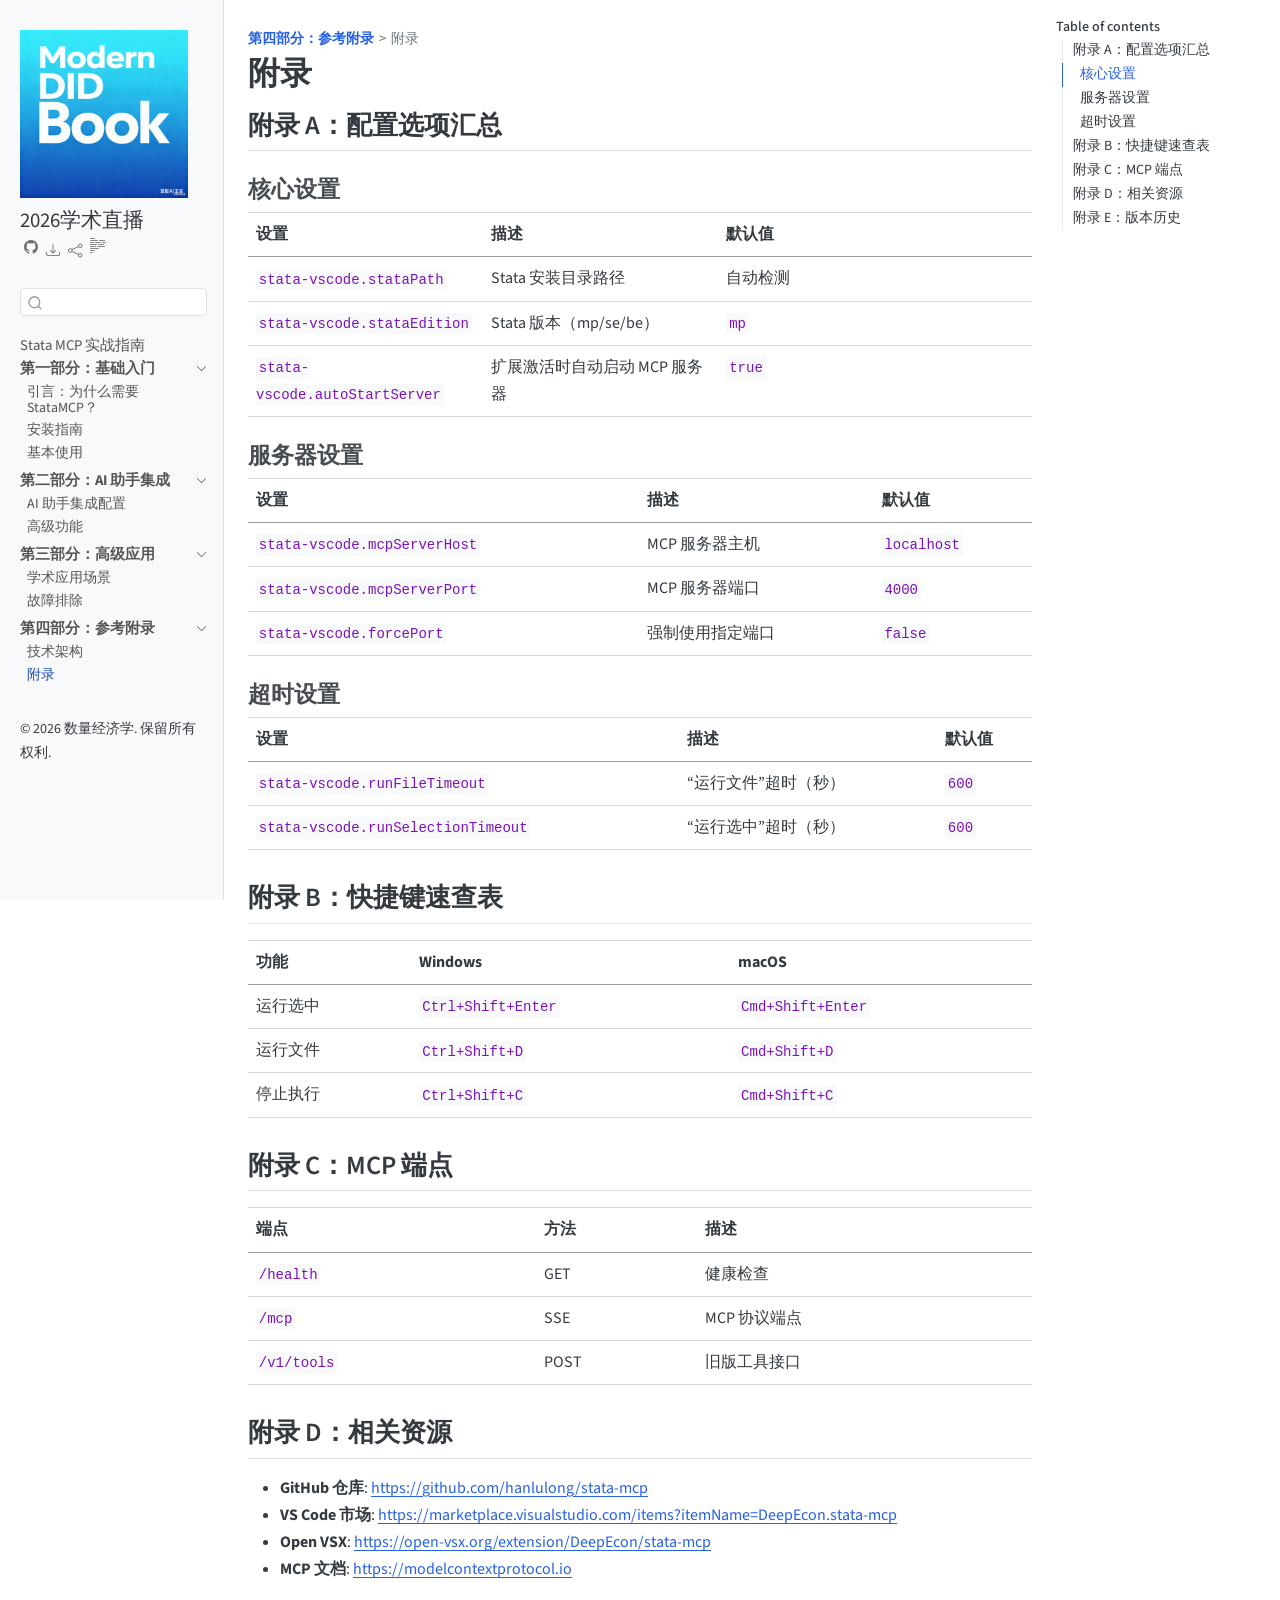
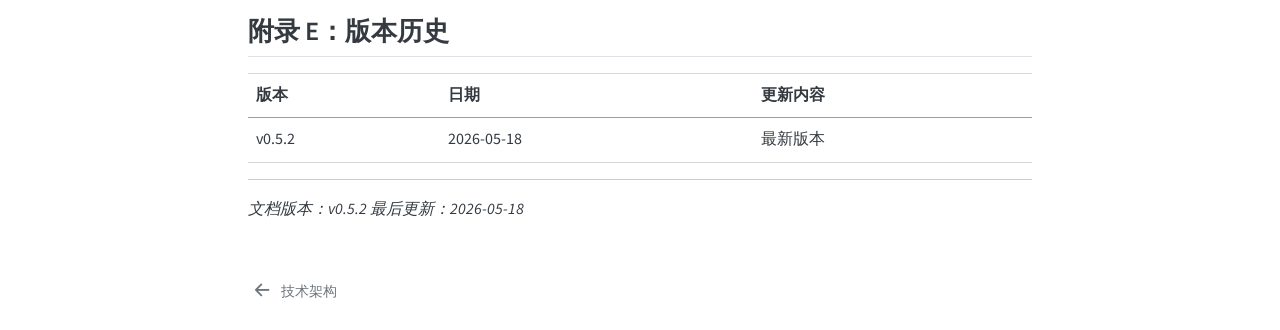
<file: _book/appendix.html>
<!DOCTYPE html>
<html xmlns="http://www.w3.org/1999/xhtml" lang="en" xml:lang="en"><head>

<meta charset="utf-8">
<meta name="generator" content="quarto-1.7.32">

<meta name="viewport" content="width=device-width, initial-scale=1.0, user-scalable=yes">

<meta name="description" content="本讲义系统介绍了 Stata MCP 的安装、配置与高级应用，AI 赋能 Stata 学术研究">

<title>附录 – Stata MCP 实战指南</title>
<style>
code{white-space: pre-wrap;}
span.smallcaps{font-variant: small-caps;}
div.columns{display: flex; gap: min(4vw, 1.5em);}
div.column{flex: auto; overflow-x: auto;}
div.hanging-indent{margin-left: 1.5em; text-indent: -1.5em;}
ul.task-list{list-style: none;}
ul.task-list li input[type="checkbox"] {
  width: 0.8em;
  margin: 0 0.8em 0.2em -1em; /* quarto-specific, see https://github.com/quarto-dev/quarto-cli/issues/4556 */ 
  vertical-align: middle;
}
</style>


<script src="site_libs/quarto-nav/quarto-nav.js"></script>
<script src="site_libs/quarto-nav/headroom.min.js"></script>
<script src="site_libs/clipboard/clipboard.min.js"></script>
<script src="site_libs/quarto-search/autocomplete.umd.js"></script>
<script src="site_libs/quarto-search/fuse.min.js"></script>
<script src="site_libs/quarto-search/quarto-search.js"></script>
<meta name="quarto:offset" content="./">
<link href="./technical-architecture.html" rel="prev">
<link href="./images/favicon.ico" rel="icon">
<script src="site_libs/quarto-html/quarto.js" type="module"></script>
<script src="site_libs/quarto-html/tabsets/tabsets.js" type="module"></script>
<script src="site_libs/quarto-html/popper.min.js"></script>
<script src="site_libs/quarto-html/tippy.umd.min.js"></script>
<script src="site_libs/quarto-html/anchor.min.js"></script>
<link href="site_libs/quarto-html/tippy.css" rel="stylesheet">
<link href="site_libs/quarto-html/quarto-syntax-highlighting-c1f63da3e08f13bc72dc17e92cfd001d.css" rel="stylesheet" id="quarto-text-highlighting-styles">
<script src="site_libs/bootstrap/bootstrap.min.js"></script>
<link href="site_libs/bootstrap/bootstrap-icons.css" rel="stylesheet">
<link href="site_libs/bootstrap/bootstrap-e577fe248c722263fa52b57ce570e807.min.css" rel="stylesheet" append-hash="true" id="quarto-bootstrap" data-mode="light">
<script id="quarto-search-options" type="application/json">{
  "location": "sidebar",
  "copy-button": false,
  "collapse-after": 3,
  "panel-placement": "start",
  "type": "textbox",
  "limit": 50,
  "keyboard-shortcut": [
    "f",
    "/",
    "s"
  ],
  "show-item-context": false,
  "language": {
    "search-no-results-text": "No results",
    "search-matching-documents-text": "matching documents",
    "search-copy-link-title": "Copy link to search",
    "search-hide-matches-text": "Hide additional matches",
    "search-more-match-text": "more match in this document",
    "search-more-matches-text": "more matches in this document",
    "search-clear-button-title": "Clear",
    "search-text-placeholder": "",
    "search-detached-cancel-button-title": "Cancel",
    "search-submit-button-title": "Submit",
    "search-label": "Search"
  }
}</script>
<style>html{ scroll-behavior: smooth; }</style>


</head>

<body class="nav-sidebar docked quarto-light">

<div id="quarto-search-results"></div>
  <header id="quarto-header" class="headroom fixed-top">
  <nav class="quarto-secondary-nav">
    <div class="container-fluid d-flex">
      <button type="button" class="quarto-btn-toggle btn" data-bs-toggle="collapse" role="button" data-bs-target=".quarto-sidebar-collapse-item" aria-controls="quarto-sidebar" aria-expanded="false" aria-label="Toggle sidebar navigation" onclick="if (window.quartoToggleHeadroom) { window.quartoToggleHeadroom(); }">
        <i class="bi bi-layout-text-sidebar-reverse"></i>
      </button>
        <nav class="quarto-page-breadcrumbs" aria-label="breadcrumb"><ol class="breadcrumb"><li class="breadcrumb-item"><a href="./technical-architecture.html"><strong>第四部分：参考附录</strong></a></li><li class="breadcrumb-item"><a href="./appendix.html"><span class="chapter-title">附录</span></a></li></ol></nav>
        <a class="flex-grow-1" role="navigation" data-bs-toggle="collapse" data-bs-target=".quarto-sidebar-collapse-item" aria-controls="quarto-sidebar" aria-expanded="false" aria-label="Toggle sidebar navigation" onclick="if (window.quartoToggleHeadroom) { window.quartoToggleHeadroom(); }">      
        </a>
      <button type="button" class="btn quarto-search-button" aria-label="Search" onclick="window.quartoOpenSearch();">
        <i class="bi bi-search"></i>
      </button>
    </div>
  </nav>
</header>
<!-- content -->
<div id="quarto-content" class="quarto-container page-columns page-rows-contents page-layout-article">
<!-- sidebar -->
  <nav id="quarto-sidebar" class="sidebar collapse collapse-horizontal quarto-sidebar-collapse-item sidebar-navigation docked overflow-auto">
    <div class="pt-lg-2 mt-2 text-left sidebar-header sidebar-header-stacked">
      <a href="https://www.aistata.cn/" class="sidebar-logo-link">
      <img src="./images/book-logo.png" alt="" class="sidebar-logo py-0 d-lg-inline d-none">
      </a>
    <div class="sidebar-title mb-0 py-0">
      <a href="./">2026学术直播</a> 
        <div class="sidebar-tools-main tools-wide">
    <a href="https://github.com/hanlulong/stata-mcp" title="" class="quarto-navigation-tool px-1" aria-label=""><i class="bi bi-github"></i></a>
    <div class="dropdown">
      <a href="" title="Download" id="quarto-navigation-tool-dropdown-0" class="quarto-navigation-tool dropdown-toggle px-1" data-bs-toggle="dropdown" aria-expanded="false" role="link" aria-label="Download"><i class="bi bi-download"></i></a>
      <ul class="dropdown-menu" aria-labelledby="quarto-navigation-tool-dropdown-0">
          <li>
            <a class="dropdown-item sidebar-tools-main-item" href="./Stata-MCP-实战指南.pdf">
              <i class="bi bi-file-pdf pe-1"></i>
            Download PDF
            </a>
          </li>
          <li>
            <a class="dropdown-item sidebar-tools-main-item" href="./Stata-MCP-实战指南.epub">
              <i class="bi bi-journal pe-1"></i>
            Download ePub
            </a>
          </li>
      </ul>
    </div>
    <div class="dropdown">
      <a href="" title="Share" id="quarto-navigation-tool-dropdown-1" class="quarto-navigation-tool dropdown-toggle px-1" data-bs-toggle="dropdown" aria-expanded="false" role="link" aria-label="Share"><i class="bi bi-share"></i></a>
      <ul class="dropdown-menu" aria-labelledby="quarto-navigation-tool-dropdown-1">
          <li>
            <a class="dropdown-item sidebar-tools-main-item" href="https://twitter.com/intent/tweet?url=|url|">
              <i class="bi bi-twitter pe-1"></i>
            Twitter
            </a>
          </li>
          <li>
            <a class="dropdown-item sidebar-tools-main-item" href="https://www.facebook.com/sharer/sharer.php?u=|url|">
              <i class="bi bi-facebook pe-1"></i>
            Facebook
            </a>
          </li>
      </ul>
    </div>
  <a href="" class="quarto-reader-toggle quarto-navigation-tool px-1" onclick="window.quartoToggleReader(); return false;" title="Toggle reader mode">
  <div class="quarto-reader-toggle-btn">
  <i class="bi"></i>
  </div>
</a>
</div>
    </div>
      </div>
        <div class="mt-2 flex-shrink-0 align-items-center">
        <div class="sidebar-search">
        <div id="quarto-search" class="" title="Search"></div>
        </div>
        </div>
    <div class="sidebar-menu-container"> 
    <ul class="list-unstyled mt-1">
        <li class="sidebar-item">
  <div class="sidebar-item-container"> 
  <a href="./index.html" class="sidebar-item-text sidebar-link"><span class="chapter-title">Stata MCP 实战指南</span></a>
  </div>
</li>
        <li class="sidebar-item sidebar-item-section">
      <div class="sidebar-item-container"> 
            <a class="sidebar-item-text sidebar-link text-start" data-bs-toggle="collapse" data-bs-target="#quarto-sidebar-section-1" role="navigation" aria-expanded="true">
 <span class="menu-text"><strong>第一部分：基础入门</strong></span></a>
          <a class="sidebar-item-toggle text-start" data-bs-toggle="collapse" data-bs-target="#quarto-sidebar-section-1" role="navigation" aria-expanded="true" aria-label="Toggle section">
            <i class="bi bi-chevron-right ms-2"></i>
          </a> 
      </div>
      <ul id="quarto-sidebar-section-1" class="collapse list-unstyled sidebar-section depth1 show">  
          <li class="sidebar-item">
  <div class="sidebar-item-container"> 
  <a href="./intro.html" class="sidebar-item-text sidebar-link"><span class="chapter-title">引言：为什么需要 StataMCP？</span></a>
  </div>
</li>
          <li class="sidebar-item">
  <div class="sidebar-item-container"> 
  <a href="./install.html" class="sidebar-item-text sidebar-link"><span class="chapter-title">安装指南</span></a>
  </div>
</li>
          <li class="sidebar-item">
  <div class="sidebar-item-container"> 
  <a href="./basic-usage.html" class="sidebar-item-text sidebar-link"><span class="chapter-title">基本使用</span></a>
  </div>
</li>
      </ul>
  </li>
        <li class="sidebar-item sidebar-item-section">
      <div class="sidebar-item-container"> 
            <a class="sidebar-item-text sidebar-link text-start" data-bs-toggle="collapse" data-bs-target="#quarto-sidebar-section-2" role="navigation" aria-expanded="true">
 <span class="menu-text"><strong>第二部分：AI 助手集成</strong></span></a>
          <a class="sidebar-item-toggle text-start" data-bs-toggle="collapse" data-bs-target="#quarto-sidebar-section-2" role="navigation" aria-expanded="true" aria-label="Toggle section">
            <i class="bi bi-chevron-right ms-2"></i>
          </a> 
      </div>
      <ul id="quarto-sidebar-section-2" class="collapse list-unstyled sidebar-section depth1 show">  
          <li class="sidebar-item">
  <div class="sidebar-item-container"> 
  <a href="./ai-setup.html" class="sidebar-item-text sidebar-link"><span class="chapter-title">AI 助手集成配置</span></a>
  </div>
</li>
          <li class="sidebar-item">
  <div class="sidebar-item-container"> 
  <a href="./advanced-features.html" class="sidebar-item-text sidebar-link"><span class="chapter-title">高级功能</span></a>
  </div>
</li>
      </ul>
  </li>
        <li class="sidebar-item sidebar-item-section">
      <div class="sidebar-item-container"> 
            <a class="sidebar-item-text sidebar-link text-start" data-bs-toggle="collapse" data-bs-target="#quarto-sidebar-section-3" role="navigation" aria-expanded="true">
 <span class="menu-text"><strong>第三部分：高级应用</strong></span></a>
          <a class="sidebar-item-toggle text-start" data-bs-toggle="collapse" data-bs-target="#quarto-sidebar-section-3" role="navigation" aria-expanded="true" aria-label="Toggle section">
            <i class="bi bi-chevron-right ms-2"></i>
          </a> 
      </div>
      <ul id="quarto-sidebar-section-3" class="collapse list-unstyled sidebar-section depth1 show">  
          <li class="sidebar-item">
  <div class="sidebar-item-container"> 
  <a href="./academic-applications.html" class="sidebar-item-text sidebar-link"><span class="chapter-title">学术应用场景</span></a>
  </div>
</li>
          <li class="sidebar-item">
  <div class="sidebar-item-container"> 
  <a href="./troubleshooting.html" class="sidebar-item-text sidebar-link"><span class="chapter-title">故障排除</span></a>
  </div>
</li>
      </ul>
  </li>
        <li class="sidebar-item sidebar-item-section">
      <div class="sidebar-item-container"> 
            <a class="sidebar-item-text sidebar-link text-start" data-bs-toggle="collapse" data-bs-target="#quarto-sidebar-section-4" role="navigation" aria-expanded="true">
 <span class="menu-text"><strong>第四部分：参考附录</strong></span></a>
          <a class="sidebar-item-toggle text-start" data-bs-toggle="collapse" data-bs-target="#quarto-sidebar-section-4" role="navigation" aria-expanded="true" aria-label="Toggle section">
            <i class="bi bi-chevron-right ms-2"></i>
          </a> 
      </div>
      <ul id="quarto-sidebar-section-4" class="collapse list-unstyled sidebar-section depth1 show">  
          <li class="sidebar-item">
  <div class="sidebar-item-container"> 
  <a href="./technical-architecture.html" class="sidebar-item-text sidebar-link"><span class="chapter-title">技术架构</span></a>
  </div>
</li>
          <li class="sidebar-item">
  <div class="sidebar-item-container"> 
  <a href="./appendix.html" class="sidebar-item-text sidebar-link active"><span class="chapter-title">附录</span></a>
  </div>
</li>
      </ul>
  </li>
    </ul>
    </div>
<div class="quarto-sidebar-footer"><div class="sidebar-footer-item">
<p>© 2026 数量经济学. 保留所有权利.</p>
</div></div></nav>
<div id="quarto-sidebar-glass" class="quarto-sidebar-collapse-item" data-bs-toggle="collapse" data-bs-target=".quarto-sidebar-collapse-item"></div>
<!-- margin-sidebar -->
    <div id="quarto-margin-sidebar" class="sidebar margin-sidebar">
        <nav id="TOC" role="doc-toc" class="toc-active">
    <h2 id="toc-title">Table of contents</h2>
   
  <ul>
  <li><a href="#附录-a配置选项汇总" id="toc-附录-a配置选项汇总" class="nav-link active" data-scroll-target="#附录-a配置选项汇总">附录 A：配置选项汇总</a>
  <ul class="collapse">
  <li><a href="#核心设置" id="toc-核心设置" class="nav-link" data-scroll-target="#核心设置">核心设置</a></li>
  <li><a href="#服务器设置" id="toc-服务器设置" class="nav-link" data-scroll-target="#服务器设置">服务器设置</a></li>
  <li><a href="#超时设置" id="toc-超时设置" class="nav-link" data-scroll-target="#超时设置">超时设置</a></li>
  </ul></li>
  <li><a href="#附录-b快捷键速查表" id="toc-附录-b快捷键速查表" class="nav-link" data-scroll-target="#附录-b快捷键速查表">附录 B：快捷键速查表</a></li>
  <li><a href="#附录-cmcp-端点" id="toc-附录-cmcp-端点" class="nav-link" data-scroll-target="#附录-cmcp-端点">附录 C：MCP 端点</a></li>
  <li><a href="#附录-d相关资源" id="toc-附录-d相关资源" class="nav-link" data-scroll-target="#附录-d相关资源">附录 D：相关资源</a></li>
  <li><a href="#附录-e版本历史" id="toc-附录-e版本历史" class="nav-link" data-scroll-target="#附录-e版本历史">附录 E：版本历史</a></li>
  </ul>
</nav>
    </div>
<!-- main -->
<main class="content" id="quarto-document-content">

<header id="title-block-header" class="quarto-title-block default"><nav class="quarto-page-breadcrumbs quarto-title-breadcrumbs d-none d-lg-block" aria-label="breadcrumb"><ol class="breadcrumb"><li class="breadcrumb-item"><a href="./technical-architecture.html"><strong>第四部分：参考附录</strong></a></li><li class="breadcrumb-item"><a href="./appendix.html"><span class="chapter-title">附录</span></a></li></ol></nav>
<div class="quarto-title">
<h1 class="title"><span class="chapter-title">附录</span></h1>
</div>



<div class="quarto-title-meta">

    
  
    
  </div>
  


</header>


<section id="附录-a配置选项汇总" class="level2">
<h2 class="anchored" data-anchor-id="附录-a配置选项汇总">附录 A：配置选项汇总</h2>
<section id="核心设置" class="level3">
<h3 class="anchored" data-anchor-id="核心设置">核心设置</h3>
<table class="caption-top table">
<colgroup>
<col style="width: 30%">
<col style="width: 30%">
<col style="width: 40%">
</colgroup>
<thead>
<tr class="header">
<th>设置</th>
<th>描述</th>
<th>默认值</th>
</tr>
</thead>
<tbody>
<tr class="odd">
<td><code>stata-vscode.stataPath</code></td>
<td>Stata 安装目录路径</td>
<td>自动检测</td>
</tr>
<tr class="even">
<td><code>stata-vscode.stataEdition</code></td>
<td>Stata 版本（mp/se/be）</td>
<td><code>mp</code></td>
</tr>
<tr class="odd">
<td><code>stata-vscode.autoStartServer</code></td>
<td>扩展激活时自动启动 MCP 服务器</td>
<td><code>true</code></td>
</tr>
</tbody>
</table>
</section>
<section id="服务器设置" class="level3">
<h3 class="anchored" data-anchor-id="服务器设置">服务器设置</h3>
<table class="caption-top table">
<thead>
<tr class="header">
<th>设置</th>
<th>描述</th>
<th>默认值</th>
</tr>
</thead>
<tbody>
<tr class="odd">
<td><code>stata-vscode.mcpServerHost</code></td>
<td>MCP 服务器主机</td>
<td><code>localhost</code></td>
</tr>
<tr class="even">
<td><code>stata-vscode.mcpServerPort</code></td>
<td>MCP 服务器端口</td>
<td><code>4000</code></td>
</tr>
<tr class="odd">
<td><code>stata-vscode.forcePort</code></td>
<td>强制使用指定端口</td>
<td><code>false</code></td>
</tr>
</tbody>
</table>
</section>
<section id="超时设置" class="level3">
<h3 class="anchored" data-anchor-id="超时设置">超时设置</h3>
<table class="caption-top table">
<thead>
<tr class="header">
<th>设置</th>
<th>描述</th>
<th>默认值</th>
</tr>
</thead>
<tbody>
<tr class="odd">
<td><code>stata-vscode.runFileTimeout</code></td>
<td>“运行文件”超时（秒）</td>
<td><code>600</code></td>
</tr>
<tr class="even">
<td><code>stata-vscode.runSelectionTimeout</code></td>
<td>“运行选中”超时（秒）</td>
<td><code>600</code></td>
</tr>
</tbody>
</table>
</section>
</section>
<section id="附录-b快捷键速查表" class="level2">
<h2 class="anchored" data-anchor-id="附录-b快捷键速查表">附录 B：快捷键速查表</h2>
<table class="caption-top table">
<thead>
<tr class="header">
<th>功能</th>
<th>Windows</th>
<th>macOS</th>
</tr>
</thead>
<tbody>
<tr class="odd">
<td>运行选中</td>
<td><code>Ctrl+Shift+Enter</code></td>
<td><code>Cmd+Shift+Enter</code></td>
</tr>
<tr class="even">
<td>运行文件</td>
<td><code>Ctrl+Shift+D</code></td>
<td><code>Cmd+Shift+D</code></td>
</tr>
<tr class="odd">
<td>停止执行</td>
<td><code>Ctrl+Shift+C</code></td>
<td><code>Cmd+Shift+C</code></td>
</tr>
</tbody>
</table>
</section>
<section id="附录-cmcp-端点" class="level2">
<h2 class="anchored" data-anchor-id="附录-cmcp-端点">附录 C：MCP 端点</h2>
<table class="caption-top table">
<thead>
<tr class="header">
<th>端点</th>
<th>方法</th>
<th>描述</th>
</tr>
</thead>
<tbody>
<tr class="odd">
<td><code>/health</code></td>
<td>GET</td>
<td>健康检查</td>
</tr>
<tr class="even">
<td><code>/mcp</code></td>
<td>SSE</td>
<td>MCP 协议端点</td>
</tr>
<tr class="odd">
<td><code>/v1/tools</code></td>
<td>POST</td>
<td>旧版工具接口</td>
</tr>
</tbody>
</table>
</section>
<section id="附录-d相关资源" class="level2">
<h2 class="anchored" data-anchor-id="附录-d相关资源">附录 D：相关资源</h2>
<ul>
<li><strong>GitHub 仓库</strong>: <a href="https://github.com/hanlulong/stata-mcp">https://github.com/hanlulong/stata-mcp</a></li>
<li><strong>VS Code 市场</strong>: <a href="https://marketplace.visualstudio.com/items?itemName=DeepEcon.stata-mcp">https://marketplace.visualstudio.com/items?itemName=DeepEcon.stata-mcp</a></li>
<li><strong>Open VSX</strong>: <a href="https://open-vsx.org/extension/DeepEcon/stata-mcp">https://open-vsx.org/extension/DeepEcon/stata-mcp</a></li>
<li><strong>MCP 文档</strong>: <a href="https://modelcontextprotocol.io">https://modelcontextprotocol.io</a></li>
</ul>
</section>
<section id="附录-e版本历史" class="level2">
<h2 class="anchored" data-anchor-id="附录-e版本历史">附录 E：版本历史</h2>
<table class="caption-top table">
<thead>
<tr class="header">
<th>版本</th>
<th>日期</th>
<th>更新内容</th>
</tr>
</thead>
<tbody>
<tr class="odd">
<td>v0.5.2</td>
<td>2026-05-18</td>
<td>最新版本</td>
</tr>
</tbody>
</table>
<hr>
<p><em>文档版本：v0.5.2</em> <em>最后更新：2026-05-18</em></p>


</section>

</main> <!-- /main -->
<script id="quarto-html-after-body" type="application/javascript">
  window.document.addEventListener("DOMContentLoaded", function (event) {
    const icon = "";
    const anchorJS = new window.AnchorJS();
    anchorJS.options = {
      placement: 'right',
      icon: icon
    };
    anchorJS.add('.anchored');
    const isCodeAnnotation = (el) => {
      for (const clz of el.classList) {
        if (clz.startsWith('code-annotation-')) {                     
          return true;
        }
      }
      return false;
    }
    const onCopySuccess = function(e) {
      // button target
      const button = e.trigger;
      // don't keep focus
      button.blur();
      // flash "checked"
      button.classList.add('code-copy-button-checked');
      var currentTitle = button.getAttribute("title");
      button.setAttribute("title", "Copied!");
      let tooltip;
      if (window.bootstrap) {
        button.setAttribute("data-bs-toggle", "tooltip");
        button.setAttribute("data-bs-placement", "left");
        button.setAttribute("data-bs-title", "Copied!");
        tooltip = new bootstrap.Tooltip(button, 
          { trigger: "manual", 
            customClass: "code-copy-button-tooltip",
            offset: [0, -8]});
        tooltip.show();    
      }
      setTimeout(function() {
        if (tooltip) {
          tooltip.hide();
          button.removeAttribute("data-bs-title");
          button.removeAttribute("data-bs-toggle");
          button.removeAttribute("data-bs-placement");
        }
        button.setAttribute("title", currentTitle);
        button.classList.remove('code-copy-button-checked');
      }, 1000);
      // clear code selection
      e.clearSelection();
    }
    const getTextToCopy = function(trigger) {
        const codeEl = trigger.previousElementSibling.cloneNode(true);
        for (const childEl of codeEl.children) {
          if (isCodeAnnotation(childEl)) {
            childEl.remove();
          }
        }
        return codeEl.innerText;
    }
    const clipboard = new window.ClipboardJS('.code-copy-button:not([data-in-quarto-modal])', {
      text: getTextToCopy
    });
    clipboard.on('success', onCopySuccess);
    if (window.document.getElementById('quarto-embedded-source-code-modal')) {
      const clipboardModal = new window.ClipboardJS('.code-copy-button[data-in-quarto-modal]', {
        text: getTextToCopy,
        container: window.document.getElementById('quarto-embedded-source-code-modal')
      });
      clipboardModal.on('success', onCopySuccess);
    }
      var localhostRegex = new RegExp(/^(?:http|https):\/\/localhost\:?[0-9]*\//);
      var mailtoRegex = new RegExp(/^mailto:/);
        var filterRegex = new RegExp("https:\/\/www\.aistata\.cn\/");
      var isInternal = (href) => {
          return filterRegex.test(href) || localhostRegex.test(href) || mailtoRegex.test(href);
      }
      // Inspect non-navigation links and adorn them if external
     var links = window.document.querySelectorAll('a[href]:not(.nav-link):not(.navbar-brand):not(.toc-action):not(.sidebar-link):not(.sidebar-item-toggle):not(.pagination-link):not(.no-external):not([aria-hidden]):not(.dropdown-item):not(.quarto-navigation-tool):not(.about-link)');
      for (var i=0; i<links.length; i++) {
        const link = links[i];
        if (!isInternal(link.href)) {
          // undo the damage that might have been done by quarto-nav.js in the case of
          // links that we want to consider external
          if (link.dataset.originalHref !== undefined) {
            link.href = link.dataset.originalHref;
          }
            // target, if specified
            link.setAttribute("target", "_blank");
            if (link.getAttribute("rel") === null) {
              link.setAttribute("rel", "noopener");
            }
        }
      }
    function tippyHover(el, contentFn, onTriggerFn, onUntriggerFn) {
      const config = {
        allowHTML: true,
        maxWidth: 500,
        delay: 100,
        arrow: false,
        appendTo: function(el) {
            return el.parentElement;
        },
        interactive: true,
        interactiveBorder: 10,
        theme: 'quarto',
        placement: 'bottom-start',
      };
      if (contentFn) {
        config.content = contentFn;
      }
      if (onTriggerFn) {
        config.onTrigger = onTriggerFn;
      }
      if (onUntriggerFn) {
        config.onUntrigger = onUntriggerFn;
      }
      window.tippy(el, config); 
    }
    const noterefs = window.document.querySelectorAll('a[role="doc-noteref"]');
    for (var i=0; i<noterefs.length; i++) {
      const ref = noterefs[i];
      tippyHover(ref, function() {
        // use id or data attribute instead here
        let href = ref.getAttribute('data-footnote-href') || ref.getAttribute('href');
        try { href = new URL(href).hash; } catch {}
        const id = href.replace(/^#\/?/, "");
        const note = window.document.getElementById(id);
        if (note) {
          return note.innerHTML;
        } else {
          return "";
        }
      });
    }
    const xrefs = window.document.querySelectorAll('a.quarto-xref');
    const processXRef = (id, note) => {
      // Strip column container classes
      const stripColumnClz = (el) => {
        el.classList.remove("page-full", "page-columns");
        if (el.children) {
          for (const child of el.children) {
            stripColumnClz(child);
          }
        }
      }
      stripColumnClz(note)
      if (id === null || id.startsWith('sec-')) {
        // Special case sections, only their first couple elements
        const container = document.createElement("div");
        if (note.children && note.children.length > 2) {
          container.appendChild(note.children[0].cloneNode(true));
          for (let i = 1; i < note.children.length; i++) {
            const child = note.children[i];
            if (child.tagName === "P" && child.innerText === "") {
              continue;
            } else {
              container.appendChild(child.cloneNode(true));
              break;
            }
          }
          if (window.Quarto?.typesetMath) {
            window.Quarto.typesetMath(container);
          }
          return container.innerHTML
        } else {
          if (window.Quarto?.typesetMath) {
            window.Quarto.typesetMath(note);
          }
          return note.innerHTML;
        }
      } else {
        // Remove any anchor links if they are present
        const anchorLink = note.querySelector('a.anchorjs-link');
        if (anchorLink) {
          anchorLink.remove();
        }
        if (window.Quarto?.typesetMath) {
          window.Quarto.typesetMath(note);
        }
        if (note.classList.contains("callout")) {
          return note.outerHTML;
        } else {
          return note.innerHTML;
        }
      }
    }
    for (var i=0; i<xrefs.length; i++) {
      const xref = xrefs[i];
      tippyHover(xref, undefined, function(instance) {
        instance.disable();
        let url = xref.getAttribute('href');
        let hash = undefined; 
        if (url.startsWith('#')) {
          hash = url;
        } else {
          try { hash = new URL(url).hash; } catch {}
        }
        if (hash) {
          const id = hash.replace(/^#\/?/, "");
          const note = window.document.getElementById(id);
          if (note !== null) {
            try {
              const html = processXRef(id, note.cloneNode(true));
              instance.setContent(html);
            } finally {
              instance.enable();
              instance.show();
            }
          } else {
            // See if we can fetch this
            fetch(url.split('#')[0])
            .then(res => res.text())
            .then(html => {
              const parser = new DOMParser();
              const htmlDoc = parser.parseFromString(html, "text/html");
              const note = htmlDoc.getElementById(id);
              if (note !== null) {
                const html = processXRef(id, note);
                instance.setContent(html);
              } 
            }).finally(() => {
              instance.enable();
              instance.show();
            });
          }
        } else {
          // See if we can fetch a full url (with no hash to target)
          // This is a special case and we should probably do some content thinning / targeting
          fetch(url)
          .then(res => res.text())
          .then(html => {
            const parser = new DOMParser();
            const htmlDoc = parser.parseFromString(html, "text/html");
            const note = htmlDoc.querySelector('main.content');
            if (note !== null) {
              // This should only happen for chapter cross references
              // (since there is no id in the URL)
              // remove the first header
              if (note.children.length > 0 && note.children[0].tagName === "HEADER") {
                note.children[0].remove();
              }
              const html = processXRef(null, note);
              instance.setContent(html);
            } 
          }).finally(() => {
            instance.enable();
            instance.show();
          });
        }
      }, function(instance) {
      });
    }
        let selectedAnnoteEl;
        const selectorForAnnotation = ( cell, annotation) => {
          let cellAttr = 'data-code-cell="' + cell + '"';
          let lineAttr = 'data-code-annotation="' +  annotation + '"';
          const selector = 'span[' + cellAttr + '][' + lineAttr + ']';
          return selector;
        }
        const selectCodeLines = (annoteEl) => {
          const doc = window.document;
          const targetCell = annoteEl.getAttribute("data-target-cell");
          const targetAnnotation = annoteEl.getAttribute("data-target-annotation");
          const annoteSpan = window.document.querySelector(selectorForAnnotation(targetCell, targetAnnotation));
          const lines = annoteSpan.getAttribute("data-code-lines").split(",");
          const lineIds = lines.map((line) => {
            return targetCell + "-" + line;
          })
          let top = null;
          let height = null;
          let parent = null;
          if (lineIds.length > 0) {
              //compute the position of the single el (top and bottom and make a div)
              const el = window.document.getElementById(lineIds[0]);
              top = el.offsetTop;
              height = el.offsetHeight;
              parent = el.parentElement.parentElement;
            if (lineIds.length > 1) {
              const lastEl = window.document.getElementById(lineIds[lineIds.length - 1]);
              const bottom = lastEl.offsetTop + lastEl.offsetHeight;
              height = bottom - top;
            }
            if (top !== null && height !== null && parent !== null) {
              // cook up a div (if necessary) and position it 
              let div = window.document.getElementById("code-annotation-line-highlight");
              if (div === null) {
                div = window.document.createElement("div");
                div.setAttribute("id", "code-annotation-line-highlight");
                div.style.position = 'absolute';
                parent.appendChild(div);
              }
              div.style.top = top - 2 + "px";
              div.style.height = height + 4 + "px";
              div.style.left = 0;
              let gutterDiv = window.document.getElementById("code-annotation-line-highlight-gutter");
              if (gutterDiv === null) {
                gutterDiv = window.document.createElement("div");
                gutterDiv.setAttribute("id", "code-annotation-line-highlight-gutter");
                gutterDiv.style.position = 'absolute';
                const codeCell = window.document.getElementById(targetCell);
                const gutter = codeCell.querySelector('.code-annotation-gutter');
                gutter.appendChild(gutterDiv);
              }
              gutterDiv.style.top = top - 2 + "px";
              gutterDiv.style.height = height + 4 + "px";
            }
            selectedAnnoteEl = annoteEl;
          }
        };
        const unselectCodeLines = () => {
          const elementsIds = ["code-annotation-line-highlight", "code-annotation-line-highlight-gutter"];
          elementsIds.forEach((elId) => {
            const div = window.document.getElementById(elId);
            if (div) {
              div.remove();
            }
          });
          selectedAnnoteEl = undefined;
        };
          // Handle positioning of the toggle
      window.addEventListener(
        "resize",
        throttle(() => {
          elRect = undefined;
          if (selectedAnnoteEl) {
            selectCodeLines(selectedAnnoteEl);
          }
        }, 10)
      );
      function throttle(fn, ms) {
      let throttle = false;
      let timer;
        return (...args) => {
          if(!throttle) { // first call gets through
              fn.apply(this, args);
              throttle = true;
          } else { // all the others get throttled
              if(timer) clearTimeout(timer); // cancel #2
              timer = setTimeout(() => {
                fn.apply(this, args);
                timer = throttle = false;
              }, ms);
          }
        };
      }
        // Attach click handler to the DT
        const annoteDls = window.document.querySelectorAll('dt[data-target-cell]');
        for (const annoteDlNode of annoteDls) {
          annoteDlNode.addEventListener('click', (event) => {
            const clickedEl = event.target;
            if (clickedEl !== selectedAnnoteEl) {
              unselectCodeLines();
              const activeEl = window.document.querySelector('dt[data-target-cell].code-annotation-active');
              if (activeEl) {
                activeEl.classList.remove('code-annotation-active');
              }
              selectCodeLines(clickedEl);
              clickedEl.classList.add('code-annotation-active');
            } else {
              // Unselect the line
              unselectCodeLines();
              clickedEl.classList.remove('code-annotation-active');
            }
          });
        }
    const findCites = (el) => {
      const parentEl = el.parentElement;
      if (parentEl) {
        const cites = parentEl.dataset.cites;
        if (cites) {
          return {
            el,
            cites: cites.split(' ')
          };
        } else {
          return findCites(el.parentElement)
        }
      } else {
        return undefined;
      }
    };
    var bibliorefs = window.document.querySelectorAll('a[role="doc-biblioref"]');
    for (var i=0; i<bibliorefs.length; i++) {
      const ref = bibliorefs[i];
      const citeInfo = findCites(ref);
      if (citeInfo) {
        tippyHover(citeInfo.el, function() {
          var popup = window.document.createElement('div');
          citeInfo.cites.forEach(function(cite) {
            var citeDiv = window.document.createElement('div');
            citeDiv.classList.add('hanging-indent');
            citeDiv.classList.add('csl-entry');
            var biblioDiv = window.document.getElementById('ref-' + cite);
            if (biblioDiv) {
              citeDiv.innerHTML = biblioDiv.innerHTML;
            }
            popup.appendChild(citeDiv);
          });
          return popup.innerHTML;
        });
      }
    }
  });
  </script>
<nav class="page-navigation">
  <div class="nav-page nav-page-previous">
      <a href="./technical-architecture.html" class="pagination-link" aria-label="技术架构">
        <i class="bi bi-arrow-left-short"></i> <span class="nav-page-text"><span class="chapter-title">技术架构</span></span>
      </a>          
  </div>
  <div class="nav-page nav-page-next">
  </div>
</nav>
</div> <!-- /content -->




<script src="site_libs/quarto-html/zenscroll-min.js"></script>
</body></html>
</file>
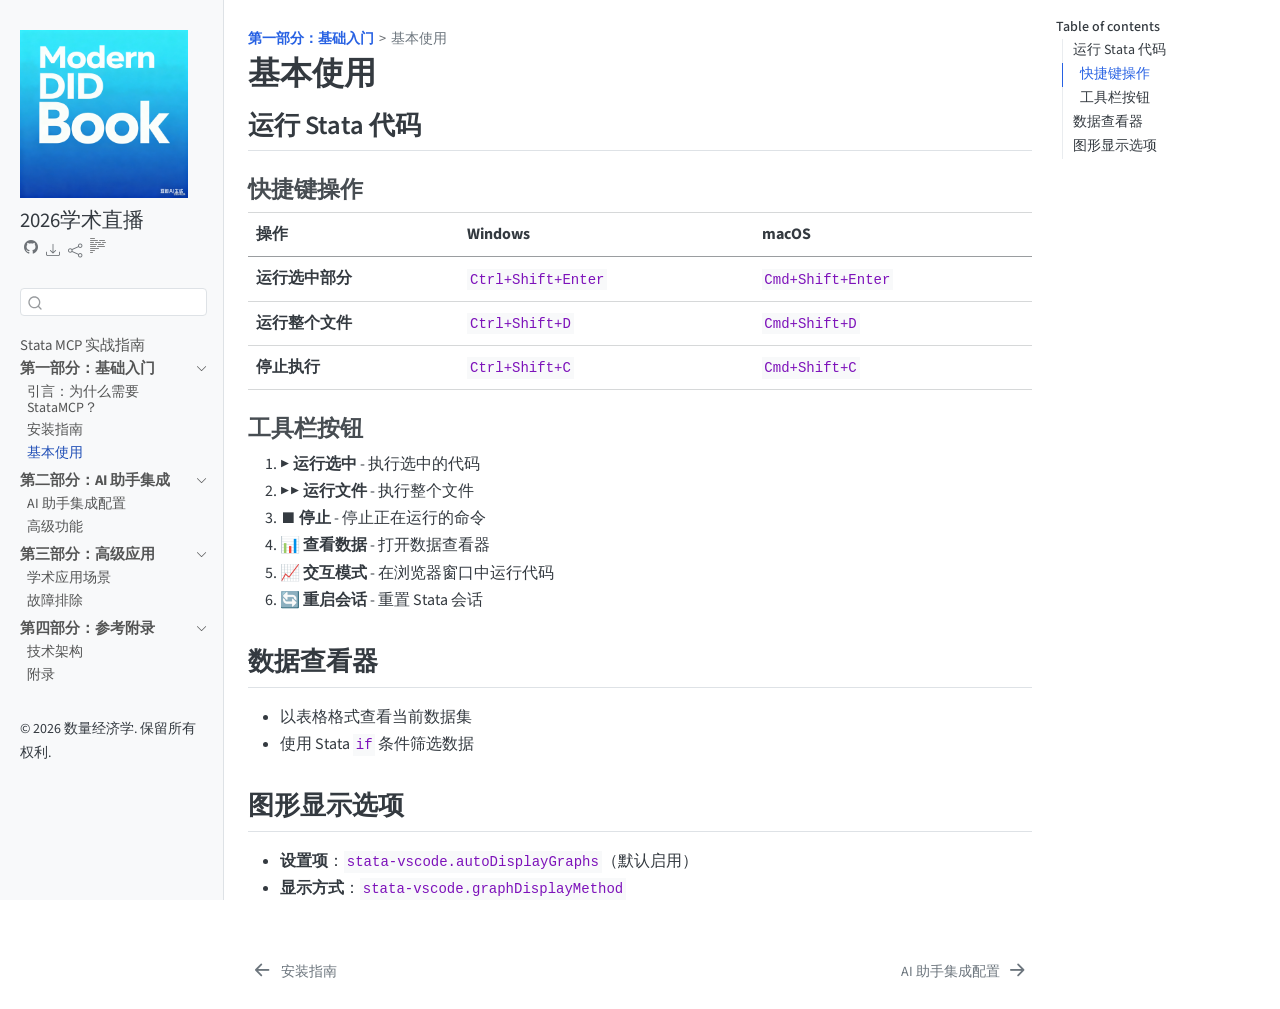
<file: _book/basic-usage.html>
<!DOCTYPE html>
<html xmlns="http://www.w3.org/1999/xhtml" lang="en" xml:lang="en"><head>

<meta charset="utf-8">
<meta name="generator" content="quarto-1.7.32">

<meta name="viewport" content="width=device-width, initial-scale=1.0, user-scalable=yes">

<meta name="description" content="本讲义系统介绍了 Stata MCP 的安装、配置与高级应用，AI 赋能 Stata 学术研究">

<title>基本使用 – Stata MCP 实战指南</title>
<style>
code{white-space: pre-wrap;}
span.smallcaps{font-variant: small-caps;}
div.columns{display: flex; gap: min(4vw, 1.5em);}
div.column{flex: auto; overflow-x: auto;}
div.hanging-indent{margin-left: 1.5em; text-indent: -1.5em;}
ul.task-list{list-style: none;}
ul.task-list li input[type="checkbox"] {
  width: 0.8em;
  margin: 0 0.8em 0.2em -1em; /* quarto-specific, see https://github.com/quarto-dev/quarto-cli/issues/4556 */ 
  vertical-align: middle;
}
</style>


<script src="site_libs/quarto-nav/quarto-nav.js"></script>
<script src="site_libs/quarto-nav/headroom.min.js"></script>
<script src="site_libs/clipboard/clipboard.min.js"></script>
<script src="site_libs/quarto-search/autocomplete.umd.js"></script>
<script src="site_libs/quarto-search/fuse.min.js"></script>
<script src="site_libs/quarto-search/quarto-search.js"></script>
<meta name="quarto:offset" content="./">
<link href="./ai-setup.html" rel="next">
<link href="./install.html" rel="prev">
<link href="./images/favicon.ico" rel="icon">
<script src="site_libs/quarto-html/quarto.js" type="module"></script>
<script src="site_libs/quarto-html/tabsets/tabsets.js" type="module"></script>
<script src="site_libs/quarto-html/popper.min.js"></script>
<script src="site_libs/quarto-html/tippy.umd.min.js"></script>
<script src="site_libs/quarto-html/anchor.min.js"></script>
<link href="site_libs/quarto-html/tippy.css" rel="stylesheet">
<link href="site_libs/quarto-html/quarto-syntax-highlighting-c1f63da3e08f13bc72dc17e92cfd001d.css" rel="stylesheet" id="quarto-text-highlighting-styles">
<script src="site_libs/bootstrap/bootstrap.min.js"></script>
<link href="site_libs/bootstrap/bootstrap-icons.css" rel="stylesheet">
<link href="site_libs/bootstrap/bootstrap-e577fe248c722263fa52b57ce570e807.min.css" rel="stylesheet" append-hash="true" id="quarto-bootstrap" data-mode="light">
<script id="quarto-search-options" type="application/json">{
  "location": "sidebar",
  "copy-button": false,
  "collapse-after": 3,
  "panel-placement": "start",
  "type": "textbox",
  "limit": 50,
  "keyboard-shortcut": [
    "f",
    "/",
    "s"
  ],
  "show-item-context": false,
  "language": {
    "search-no-results-text": "No results",
    "search-matching-documents-text": "matching documents",
    "search-copy-link-title": "Copy link to search",
    "search-hide-matches-text": "Hide additional matches",
    "search-more-match-text": "more match in this document",
    "search-more-matches-text": "more matches in this document",
    "search-clear-button-title": "Clear",
    "search-text-placeholder": "",
    "search-detached-cancel-button-title": "Cancel",
    "search-submit-button-title": "Submit",
    "search-label": "Search"
  }
}</script>
<style>html{ scroll-behavior: smooth; }</style>


</head>

<body class="nav-sidebar docked quarto-light">

<div id="quarto-search-results"></div>
  <header id="quarto-header" class="headroom fixed-top">
  <nav class="quarto-secondary-nav">
    <div class="container-fluid d-flex">
      <button type="button" class="quarto-btn-toggle btn" data-bs-toggle="collapse" role="button" data-bs-target=".quarto-sidebar-collapse-item" aria-controls="quarto-sidebar" aria-expanded="false" aria-label="Toggle sidebar navigation" onclick="if (window.quartoToggleHeadroom) { window.quartoToggleHeadroom(); }">
        <i class="bi bi-layout-text-sidebar-reverse"></i>
      </button>
        <nav class="quarto-page-breadcrumbs" aria-label="breadcrumb"><ol class="breadcrumb"><li class="breadcrumb-item"><a href="./intro.html"><strong>第一部分：基础入门</strong></a></li><li class="breadcrumb-item"><a href="./basic-usage.html"><span class="chapter-title">基本使用</span></a></li></ol></nav>
        <a class="flex-grow-1" role="navigation" data-bs-toggle="collapse" data-bs-target=".quarto-sidebar-collapse-item" aria-controls="quarto-sidebar" aria-expanded="false" aria-label="Toggle sidebar navigation" onclick="if (window.quartoToggleHeadroom) { window.quartoToggleHeadroom(); }">      
        </a>
      <button type="button" class="btn quarto-search-button" aria-label="Search" onclick="window.quartoOpenSearch();">
        <i class="bi bi-search"></i>
      </button>
    </div>
  </nav>
</header>
<!-- content -->
<div id="quarto-content" class="quarto-container page-columns page-rows-contents page-layout-article">
<!-- sidebar -->
  <nav id="quarto-sidebar" class="sidebar collapse collapse-horizontal quarto-sidebar-collapse-item sidebar-navigation docked overflow-auto">
    <div class="pt-lg-2 mt-2 text-left sidebar-header sidebar-header-stacked">
      <a href="https://www.aistata.cn/" class="sidebar-logo-link">
      <img src="./images/book-logo.png" alt="" class="sidebar-logo py-0 d-lg-inline d-none">
      </a>
    <div class="sidebar-title mb-0 py-0">
      <a href="./">2026学术直播</a> 
        <div class="sidebar-tools-main tools-wide">
    <a href="https://github.com/hanlulong/stata-mcp" title="" class="quarto-navigation-tool px-1" aria-label=""><i class="bi bi-github"></i></a>
    <div class="dropdown">
      <a href="" title="Download" id="quarto-navigation-tool-dropdown-0" class="quarto-navigation-tool dropdown-toggle px-1" data-bs-toggle="dropdown" aria-expanded="false" role="link" aria-label="Download"><i class="bi bi-download"></i></a>
      <ul class="dropdown-menu" aria-labelledby="quarto-navigation-tool-dropdown-0">
          <li>
            <a class="dropdown-item sidebar-tools-main-item" href="./Stata-MCP-实战指南.pdf">
              <i class="bi bi-file-pdf pe-1"></i>
            Download PDF
            </a>
          </li>
          <li>
            <a class="dropdown-item sidebar-tools-main-item" href="./Stata-MCP-实战指南.epub">
              <i class="bi bi-journal pe-1"></i>
            Download ePub
            </a>
          </li>
      </ul>
    </div>
    <div class="dropdown">
      <a href="" title="Share" id="quarto-navigation-tool-dropdown-1" class="quarto-navigation-tool dropdown-toggle px-1" data-bs-toggle="dropdown" aria-expanded="false" role="link" aria-label="Share"><i class="bi bi-share"></i></a>
      <ul class="dropdown-menu" aria-labelledby="quarto-navigation-tool-dropdown-1">
          <li>
            <a class="dropdown-item sidebar-tools-main-item" href="https://twitter.com/intent/tweet?url=|url|">
              <i class="bi bi-twitter pe-1"></i>
            Twitter
            </a>
          </li>
          <li>
            <a class="dropdown-item sidebar-tools-main-item" href="https://www.facebook.com/sharer/sharer.php?u=|url|">
              <i class="bi bi-facebook pe-1"></i>
            Facebook
            </a>
          </li>
      </ul>
    </div>
  <a href="" class="quarto-reader-toggle quarto-navigation-tool px-1" onclick="window.quartoToggleReader(); return false;" title="Toggle reader mode">
  <div class="quarto-reader-toggle-btn">
  <i class="bi"></i>
  </div>
</a>
</div>
    </div>
      </div>
        <div class="mt-2 flex-shrink-0 align-items-center">
        <div class="sidebar-search">
        <div id="quarto-search" class="" title="Search"></div>
        </div>
        </div>
    <div class="sidebar-menu-container"> 
    <ul class="list-unstyled mt-1">
        <li class="sidebar-item">
  <div class="sidebar-item-container"> 
  <a href="./index.html" class="sidebar-item-text sidebar-link"><span class="chapter-title">Stata MCP 实战指南</span></a>
  </div>
</li>
        <li class="sidebar-item sidebar-item-section">
      <div class="sidebar-item-container"> 
            <a class="sidebar-item-text sidebar-link text-start" data-bs-toggle="collapse" data-bs-target="#quarto-sidebar-section-1" role="navigation" aria-expanded="true">
 <span class="menu-text"><strong>第一部分：基础入门</strong></span></a>
          <a class="sidebar-item-toggle text-start" data-bs-toggle="collapse" data-bs-target="#quarto-sidebar-section-1" role="navigation" aria-expanded="true" aria-label="Toggle section">
            <i class="bi bi-chevron-right ms-2"></i>
          </a> 
      </div>
      <ul id="quarto-sidebar-section-1" class="collapse list-unstyled sidebar-section depth1 show">  
          <li class="sidebar-item">
  <div class="sidebar-item-container"> 
  <a href="./intro.html" class="sidebar-item-text sidebar-link"><span class="chapter-title">引言：为什么需要 StataMCP？</span></a>
  </div>
</li>
          <li class="sidebar-item">
  <div class="sidebar-item-container"> 
  <a href="./install.html" class="sidebar-item-text sidebar-link"><span class="chapter-title">安装指南</span></a>
  </div>
</li>
          <li class="sidebar-item">
  <div class="sidebar-item-container"> 
  <a href="./basic-usage.html" class="sidebar-item-text sidebar-link active"><span class="chapter-title">基本使用</span></a>
  </div>
</li>
      </ul>
  </li>
        <li class="sidebar-item sidebar-item-section">
      <div class="sidebar-item-container"> 
            <a class="sidebar-item-text sidebar-link text-start" data-bs-toggle="collapse" data-bs-target="#quarto-sidebar-section-2" role="navigation" aria-expanded="true">
 <span class="menu-text"><strong>第二部分：AI 助手集成</strong></span></a>
          <a class="sidebar-item-toggle text-start" data-bs-toggle="collapse" data-bs-target="#quarto-sidebar-section-2" role="navigation" aria-expanded="true" aria-label="Toggle section">
            <i class="bi bi-chevron-right ms-2"></i>
          </a> 
      </div>
      <ul id="quarto-sidebar-section-2" class="collapse list-unstyled sidebar-section depth1 show">  
          <li class="sidebar-item">
  <div class="sidebar-item-container"> 
  <a href="./ai-setup.html" class="sidebar-item-text sidebar-link"><span class="chapter-title">AI 助手集成配置</span></a>
  </div>
</li>
          <li class="sidebar-item">
  <div class="sidebar-item-container"> 
  <a href="./advanced-features.html" class="sidebar-item-text sidebar-link"><span class="chapter-title">高级功能</span></a>
  </div>
</li>
      </ul>
  </li>
        <li class="sidebar-item sidebar-item-section">
      <div class="sidebar-item-container"> 
            <a class="sidebar-item-text sidebar-link text-start" data-bs-toggle="collapse" data-bs-target="#quarto-sidebar-section-3" role="navigation" aria-expanded="true">
 <span class="menu-text"><strong>第三部分：高级应用</strong></span></a>
          <a class="sidebar-item-toggle text-start" data-bs-toggle="collapse" data-bs-target="#quarto-sidebar-section-3" role="navigation" aria-expanded="true" aria-label="Toggle section">
            <i class="bi bi-chevron-right ms-2"></i>
          </a> 
      </div>
      <ul id="quarto-sidebar-section-3" class="collapse list-unstyled sidebar-section depth1 show">  
          <li class="sidebar-item">
  <div class="sidebar-item-container"> 
  <a href="./academic-applications.html" class="sidebar-item-text sidebar-link"><span class="chapter-title">学术应用场景</span></a>
  </div>
</li>
          <li class="sidebar-item">
  <div class="sidebar-item-container"> 
  <a href="./troubleshooting.html" class="sidebar-item-text sidebar-link"><span class="chapter-title">故障排除</span></a>
  </div>
</li>
      </ul>
  </li>
        <li class="sidebar-item sidebar-item-section">
      <div class="sidebar-item-container"> 
            <a class="sidebar-item-text sidebar-link text-start" data-bs-toggle="collapse" data-bs-target="#quarto-sidebar-section-4" role="navigation" aria-expanded="true">
 <span class="menu-text"><strong>第四部分：参考附录</strong></span></a>
          <a class="sidebar-item-toggle text-start" data-bs-toggle="collapse" data-bs-target="#quarto-sidebar-section-4" role="navigation" aria-expanded="true" aria-label="Toggle section">
            <i class="bi bi-chevron-right ms-2"></i>
          </a> 
      </div>
      <ul id="quarto-sidebar-section-4" class="collapse list-unstyled sidebar-section depth1 show">  
          <li class="sidebar-item">
  <div class="sidebar-item-container"> 
  <a href="./technical-architecture.html" class="sidebar-item-text sidebar-link"><span class="chapter-title">技术架构</span></a>
  </div>
</li>
          <li class="sidebar-item">
  <div class="sidebar-item-container"> 
  <a href="./appendix.html" class="sidebar-item-text sidebar-link"><span class="chapter-title">附录</span></a>
  </div>
</li>
      </ul>
  </li>
    </ul>
    </div>
<div class="quarto-sidebar-footer"><div class="sidebar-footer-item">
<p>© 2026 数量经济学. 保留所有权利.</p>
</div></div></nav>
<div id="quarto-sidebar-glass" class="quarto-sidebar-collapse-item" data-bs-toggle="collapse" data-bs-target=".quarto-sidebar-collapse-item"></div>
<!-- margin-sidebar -->
    <div id="quarto-margin-sidebar" class="sidebar margin-sidebar">
        <nav id="TOC" role="doc-toc" class="toc-active">
    <h2 id="toc-title">Table of contents</h2>
   
  <ul>
  <li><a href="#运行-stata-代码" id="toc-运行-stata-代码" class="nav-link active" data-scroll-target="#运行-stata-代码">运行 Stata 代码</a>
  <ul class="collapse">
  <li><a href="#快捷键操作" id="toc-快捷键操作" class="nav-link" data-scroll-target="#快捷键操作">快捷键操作</a></li>
  <li><a href="#工具栏按钮" id="toc-工具栏按钮" class="nav-link" data-scroll-target="#工具栏按钮">工具栏按钮</a></li>
  </ul></li>
  <li><a href="#数据查看器" id="toc-数据查看器" class="nav-link" data-scroll-target="#数据查看器">数据查看器</a></li>
  <li><a href="#图形显示选项" id="toc-图形显示选项" class="nav-link" data-scroll-target="#图形显示选项">图形显示选项</a></li>
  </ul>
</nav>
    </div>
<!-- main -->
<main class="content" id="quarto-document-content">

<header id="title-block-header" class="quarto-title-block default"><nav class="quarto-page-breadcrumbs quarto-title-breadcrumbs d-none d-lg-block" aria-label="breadcrumb"><ol class="breadcrumb"><li class="breadcrumb-item"><a href="./intro.html"><strong>第一部分：基础入门</strong></a></li><li class="breadcrumb-item"><a href="./basic-usage.html"><span class="chapter-title">基本使用</span></a></li></ol></nav>
<div class="quarto-title">
<h1 class="title"><span class="chapter-title">基本使用</span></h1>
</div>



<div class="quarto-title-meta">

    
  
    
  </div>
  


</header>


<section id="运行-stata-代码" class="level2">
<h2 class="anchored" data-anchor-id="运行-stata-代码">运行 Stata 代码</h2>
<section id="快捷键操作" class="level3">
<h3 class="anchored" data-anchor-id="快捷键操作">快捷键操作</h3>
<table class="caption-top table">
<thead>
<tr class="header">
<th>操作</th>
<th>Windows</th>
<th>macOS</th>
</tr>
</thead>
<tbody>
<tr class="odd">
<td><strong>运行选中部分</strong></td>
<td><code>Ctrl+Shift+Enter</code></td>
<td><code>Cmd+Shift+Enter</code></td>
</tr>
<tr class="even">
<td><strong>运行整个文件</strong></td>
<td><code>Ctrl+Shift+D</code></td>
<td><code>Cmd+Shift+D</code></td>
</tr>
<tr class="odd">
<td><strong>停止执行</strong></td>
<td><code>Ctrl+Shift+C</code></td>
<td><code>Cmd+Shift+C</code></td>
</tr>
</tbody>
</table>
</section>
<section id="工具栏按钮" class="level3">
<h3 class="anchored" data-anchor-id="工具栏按钮">工具栏按钮</h3>
<ol type="1">
<li><strong>▶ 运行选中</strong> - 执行选中的代码</li>
<li><strong>▶▶ 运行文件</strong> - 执行整个文件</li>
<li><strong>⏹ 停止</strong> - 停止正在运行的命令</li>
<li><strong>📊 查看数据</strong> - 打开数据查看器</li>
<li><strong>📈 交互模式</strong> - 在浏览器窗口中运行代码</li>
<li><strong>🔄 重启会话</strong> - 重置 Stata 会话</li>
</ol>
</section>
</section>
<section id="数据查看器" class="level2">
<h2 class="anchored" data-anchor-id="数据查看器">数据查看器</h2>
<ul>
<li>以表格格式查看当前数据集</li>
<li>使用 Stata <code>if</code> 条件筛选数据</li>
</ul>
</section>
<section id="图形显示选项" class="level2">
<h2 class="anchored" data-anchor-id="图形显示选项">图形显示选项</h2>
<ul>
<li><strong>设置项</strong>：<code>stata-vscode.autoDisplayGraphs</code>（默认启用）</li>
<li><strong>显示方式</strong>：<code>stata-vscode.graphDisplayMethod</code></li>
</ul>


</section>

</main> <!-- /main -->
<script id="quarto-html-after-body" type="application/javascript">
  window.document.addEventListener("DOMContentLoaded", function (event) {
    const icon = "";
    const anchorJS = new window.AnchorJS();
    anchorJS.options = {
      placement: 'right',
      icon: icon
    };
    anchorJS.add('.anchored');
    const isCodeAnnotation = (el) => {
      for (const clz of el.classList) {
        if (clz.startsWith('code-annotation-')) {                     
          return true;
        }
      }
      return false;
    }
    const onCopySuccess = function(e) {
      // button target
      const button = e.trigger;
      // don't keep focus
      button.blur();
      // flash "checked"
      button.classList.add('code-copy-button-checked');
      var currentTitle = button.getAttribute("title");
      button.setAttribute("title", "Copied!");
      let tooltip;
      if (window.bootstrap) {
        button.setAttribute("data-bs-toggle", "tooltip");
        button.setAttribute("data-bs-placement", "left");
        button.setAttribute("data-bs-title", "Copied!");
        tooltip = new bootstrap.Tooltip(button, 
          { trigger: "manual", 
            customClass: "code-copy-button-tooltip",
            offset: [0, -8]});
        tooltip.show();    
      }
      setTimeout(function() {
        if (tooltip) {
          tooltip.hide();
          button.removeAttribute("data-bs-title");
          button.removeAttribute("data-bs-toggle");
          button.removeAttribute("data-bs-placement");
        }
        button.setAttribute("title", currentTitle);
        button.classList.remove('code-copy-button-checked');
      }, 1000);
      // clear code selection
      e.clearSelection();
    }
    const getTextToCopy = function(trigger) {
        const codeEl = trigger.previousElementSibling.cloneNode(true);
        for (const childEl of codeEl.children) {
          if (isCodeAnnotation(childEl)) {
            childEl.remove();
          }
        }
        return codeEl.innerText;
    }
    const clipboard = new window.ClipboardJS('.code-copy-button:not([data-in-quarto-modal])', {
      text: getTextToCopy
    });
    clipboard.on('success', onCopySuccess);
    if (window.document.getElementById('quarto-embedded-source-code-modal')) {
      const clipboardModal = new window.ClipboardJS('.code-copy-button[data-in-quarto-modal]', {
        text: getTextToCopy,
        container: window.document.getElementById('quarto-embedded-source-code-modal')
      });
      clipboardModal.on('success', onCopySuccess);
    }
      var localhostRegex = new RegExp(/^(?:http|https):\/\/localhost\:?[0-9]*\//);
      var mailtoRegex = new RegExp(/^mailto:/);
        var filterRegex = new RegExp("https:\/\/www\.aistata\.cn\/");
      var isInternal = (href) => {
          return filterRegex.test(href) || localhostRegex.test(href) || mailtoRegex.test(href);
      }
      // Inspect non-navigation links and adorn them if external
     var links = window.document.querySelectorAll('a[href]:not(.nav-link):not(.navbar-brand):not(.toc-action):not(.sidebar-link):not(.sidebar-item-toggle):not(.pagination-link):not(.no-external):not([aria-hidden]):not(.dropdown-item):not(.quarto-navigation-tool):not(.about-link)');
      for (var i=0; i<links.length; i++) {
        const link = links[i];
        if (!isInternal(link.href)) {
          // undo the damage that might have been done by quarto-nav.js in the case of
          // links that we want to consider external
          if (link.dataset.originalHref !== undefined) {
            link.href = link.dataset.originalHref;
          }
            // target, if specified
            link.setAttribute("target", "_blank");
            if (link.getAttribute("rel") === null) {
              link.setAttribute("rel", "noopener");
            }
        }
      }
    function tippyHover(el, contentFn, onTriggerFn, onUntriggerFn) {
      const config = {
        allowHTML: true,
        maxWidth: 500,
        delay: 100,
        arrow: false,
        appendTo: function(el) {
            return el.parentElement;
        },
        interactive: true,
        interactiveBorder: 10,
        theme: 'quarto',
        placement: 'bottom-start',
      };
      if (contentFn) {
        config.content = contentFn;
      }
      if (onTriggerFn) {
        config.onTrigger = onTriggerFn;
      }
      if (onUntriggerFn) {
        config.onUntrigger = onUntriggerFn;
      }
      window.tippy(el, config); 
    }
    const noterefs = window.document.querySelectorAll('a[role="doc-noteref"]');
    for (var i=0; i<noterefs.length; i++) {
      const ref = noterefs[i];
      tippyHover(ref, function() {
        // use id or data attribute instead here
        let href = ref.getAttribute('data-footnote-href') || ref.getAttribute('href');
        try { href = new URL(href).hash; } catch {}
        const id = href.replace(/^#\/?/, "");
        const note = window.document.getElementById(id);
        if (note) {
          return note.innerHTML;
        } else {
          return "";
        }
      });
    }
    const xrefs = window.document.querySelectorAll('a.quarto-xref');
    const processXRef = (id, note) => {
      // Strip column container classes
      const stripColumnClz = (el) => {
        el.classList.remove("page-full", "page-columns");
        if (el.children) {
          for (const child of el.children) {
            stripColumnClz(child);
          }
        }
      }
      stripColumnClz(note)
      if (id === null || id.startsWith('sec-')) {
        // Special case sections, only their first couple elements
        const container = document.createElement("div");
        if (note.children && note.children.length > 2) {
          container.appendChild(note.children[0].cloneNode(true));
          for (let i = 1; i < note.children.length; i++) {
            const child = note.children[i];
            if (child.tagName === "P" && child.innerText === "") {
              continue;
            } else {
              container.appendChild(child.cloneNode(true));
              break;
            }
          }
          if (window.Quarto?.typesetMath) {
            window.Quarto.typesetMath(container);
          }
          return container.innerHTML
        } else {
          if (window.Quarto?.typesetMath) {
            window.Quarto.typesetMath(note);
          }
          return note.innerHTML;
        }
      } else {
        // Remove any anchor links if they are present
        const anchorLink = note.querySelector('a.anchorjs-link');
        if (anchorLink) {
          anchorLink.remove();
        }
        if (window.Quarto?.typesetMath) {
          window.Quarto.typesetMath(note);
        }
        if (note.classList.contains("callout")) {
          return note.outerHTML;
        } else {
          return note.innerHTML;
        }
      }
    }
    for (var i=0; i<xrefs.length; i++) {
      const xref = xrefs[i];
      tippyHover(xref, undefined, function(instance) {
        instance.disable();
        let url = xref.getAttribute('href');
        let hash = undefined; 
        if (url.startsWith('#')) {
          hash = url;
        } else {
          try { hash = new URL(url).hash; } catch {}
        }
        if (hash) {
          const id = hash.replace(/^#\/?/, "");
          const note = window.document.getElementById(id);
          if (note !== null) {
            try {
              const html = processXRef(id, note.cloneNode(true));
              instance.setContent(html);
            } finally {
              instance.enable();
              instance.show();
            }
          } else {
            // See if we can fetch this
            fetch(url.split('#')[0])
            .then(res => res.text())
            .then(html => {
              const parser = new DOMParser();
              const htmlDoc = parser.parseFromString(html, "text/html");
              const note = htmlDoc.getElementById(id);
              if (note !== null) {
                const html = processXRef(id, note);
                instance.setContent(html);
              } 
            }).finally(() => {
              instance.enable();
              instance.show();
            });
          }
        } else {
          // See if we can fetch a full url (with no hash to target)
          // This is a special case and we should probably do some content thinning / targeting
          fetch(url)
          .then(res => res.text())
          .then(html => {
            const parser = new DOMParser();
            const htmlDoc = parser.parseFromString(html, "text/html");
            const note = htmlDoc.querySelector('main.content');
            if (note !== null) {
              // This should only happen for chapter cross references
              // (since there is no id in the URL)
              // remove the first header
              if (note.children.length > 0 && note.children[0].tagName === "HEADER") {
                note.children[0].remove();
              }
              const html = processXRef(null, note);
              instance.setContent(html);
            } 
          }).finally(() => {
            instance.enable();
            instance.show();
          });
        }
      }, function(instance) {
      });
    }
        let selectedAnnoteEl;
        const selectorForAnnotation = ( cell, annotation) => {
          let cellAttr = 'data-code-cell="' + cell + '"';
          let lineAttr = 'data-code-annotation="' +  annotation + '"';
          const selector = 'span[' + cellAttr + '][' + lineAttr + ']';
          return selector;
        }
        const selectCodeLines = (annoteEl) => {
          const doc = window.document;
          const targetCell = annoteEl.getAttribute("data-target-cell");
          const targetAnnotation = annoteEl.getAttribute("data-target-annotation");
          const annoteSpan = window.document.querySelector(selectorForAnnotation(targetCell, targetAnnotation));
          const lines = annoteSpan.getAttribute("data-code-lines").split(",");
          const lineIds = lines.map((line) => {
            return targetCell + "-" + line;
          })
          let top = null;
          let height = null;
          let parent = null;
          if (lineIds.length > 0) {
              //compute the position of the single el (top and bottom and make a div)
              const el = window.document.getElementById(lineIds[0]);
              top = el.offsetTop;
              height = el.offsetHeight;
              parent = el.parentElement.parentElement;
            if (lineIds.length > 1) {
              const lastEl = window.document.getElementById(lineIds[lineIds.length - 1]);
              const bottom = lastEl.offsetTop + lastEl.offsetHeight;
              height = bottom - top;
            }
            if (top !== null && height !== null && parent !== null) {
              // cook up a div (if necessary) and position it 
              let div = window.document.getElementById("code-annotation-line-highlight");
              if (div === null) {
                div = window.document.createElement("div");
                div.setAttribute("id", "code-annotation-line-highlight");
                div.style.position = 'absolute';
                parent.appendChild(div);
              }
              div.style.top = top - 2 + "px";
              div.style.height = height + 4 + "px";
              div.style.left = 0;
              let gutterDiv = window.document.getElementById("code-annotation-line-highlight-gutter");
              if (gutterDiv === null) {
                gutterDiv = window.document.createElement("div");
                gutterDiv.setAttribute("id", "code-annotation-line-highlight-gutter");
                gutterDiv.style.position = 'absolute';
                const codeCell = window.document.getElementById(targetCell);
                const gutter = codeCell.querySelector('.code-annotation-gutter');
                gutter.appendChild(gutterDiv);
              }
              gutterDiv.style.top = top - 2 + "px";
              gutterDiv.style.height = height + 4 + "px";
            }
            selectedAnnoteEl = annoteEl;
          }
        };
        const unselectCodeLines = () => {
          const elementsIds = ["code-annotation-line-highlight", "code-annotation-line-highlight-gutter"];
          elementsIds.forEach((elId) => {
            const div = window.document.getElementById(elId);
            if (div) {
              div.remove();
            }
          });
          selectedAnnoteEl = undefined;
        };
          // Handle positioning of the toggle
      window.addEventListener(
        "resize",
        throttle(() => {
          elRect = undefined;
          if (selectedAnnoteEl) {
            selectCodeLines(selectedAnnoteEl);
          }
        }, 10)
      );
      function throttle(fn, ms) {
      let throttle = false;
      let timer;
        return (...args) => {
          if(!throttle) { // first call gets through
              fn.apply(this, args);
              throttle = true;
          } else { // all the others get throttled
              if(timer) clearTimeout(timer); // cancel #2
              timer = setTimeout(() => {
                fn.apply(this, args);
                timer = throttle = false;
              }, ms);
          }
        };
      }
        // Attach click handler to the DT
        const annoteDls = window.document.querySelectorAll('dt[data-target-cell]');
        for (const annoteDlNode of annoteDls) {
          annoteDlNode.addEventListener('click', (event) => {
            const clickedEl = event.target;
            if (clickedEl !== selectedAnnoteEl) {
              unselectCodeLines();
              const activeEl = window.document.querySelector('dt[data-target-cell].code-annotation-active');
              if (activeEl) {
                activeEl.classList.remove('code-annotation-active');
              }
              selectCodeLines(clickedEl);
              clickedEl.classList.add('code-annotation-active');
            } else {
              // Unselect the line
              unselectCodeLines();
              clickedEl.classList.remove('code-annotation-active');
            }
          });
        }
    const findCites = (el) => {
      const parentEl = el.parentElement;
      if (parentEl) {
        const cites = parentEl.dataset.cites;
        if (cites) {
          return {
            el,
            cites: cites.split(' ')
          };
        } else {
          return findCites(el.parentElement)
        }
      } else {
        return undefined;
      }
    };
    var bibliorefs = window.document.querySelectorAll('a[role="doc-biblioref"]');
    for (var i=0; i<bibliorefs.length; i++) {
      const ref = bibliorefs[i];
      const citeInfo = findCites(ref);
      if (citeInfo) {
        tippyHover(citeInfo.el, function() {
          var popup = window.document.createElement('div');
          citeInfo.cites.forEach(function(cite) {
            var citeDiv = window.document.createElement('div');
            citeDiv.classList.add('hanging-indent');
            citeDiv.classList.add('csl-entry');
            var biblioDiv = window.document.getElementById('ref-' + cite);
            if (biblioDiv) {
              citeDiv.innerHTML = biblioDiv.innerHTML;
            }
            popup.appendChild(citeDiv);
          });
          return popup.innerHTML;
        });
      }
    }
  });
  </script>
<nav class="page-navigation">
  <div class="nav-page nav-page-previous">
      <a href="./install.html" class="pagination-link" aria-label="安装指南">
        <i class="bi bi-arrow-left-short"></i> <span class="nav-page-text"><span class="chapter-title">安装指南</span></span>
      </a>          
  </div>
  <div class="nav-page nav-page-next">
      <a href="./ai-setup.html" class="pagination-link" aria-label="AI 助手集成配置">
        <span class="nav-page-text"><span class="chapter-title">AI 助手集成配置</span></span> <i class="bi bi-arrow-right-short"></i>
      </a>
  </div>
</nav>
</div> <!-- /content -->




<script src="site_libs/quarto-html/zenscroll-min.js"></script>
</body></html>
</file>
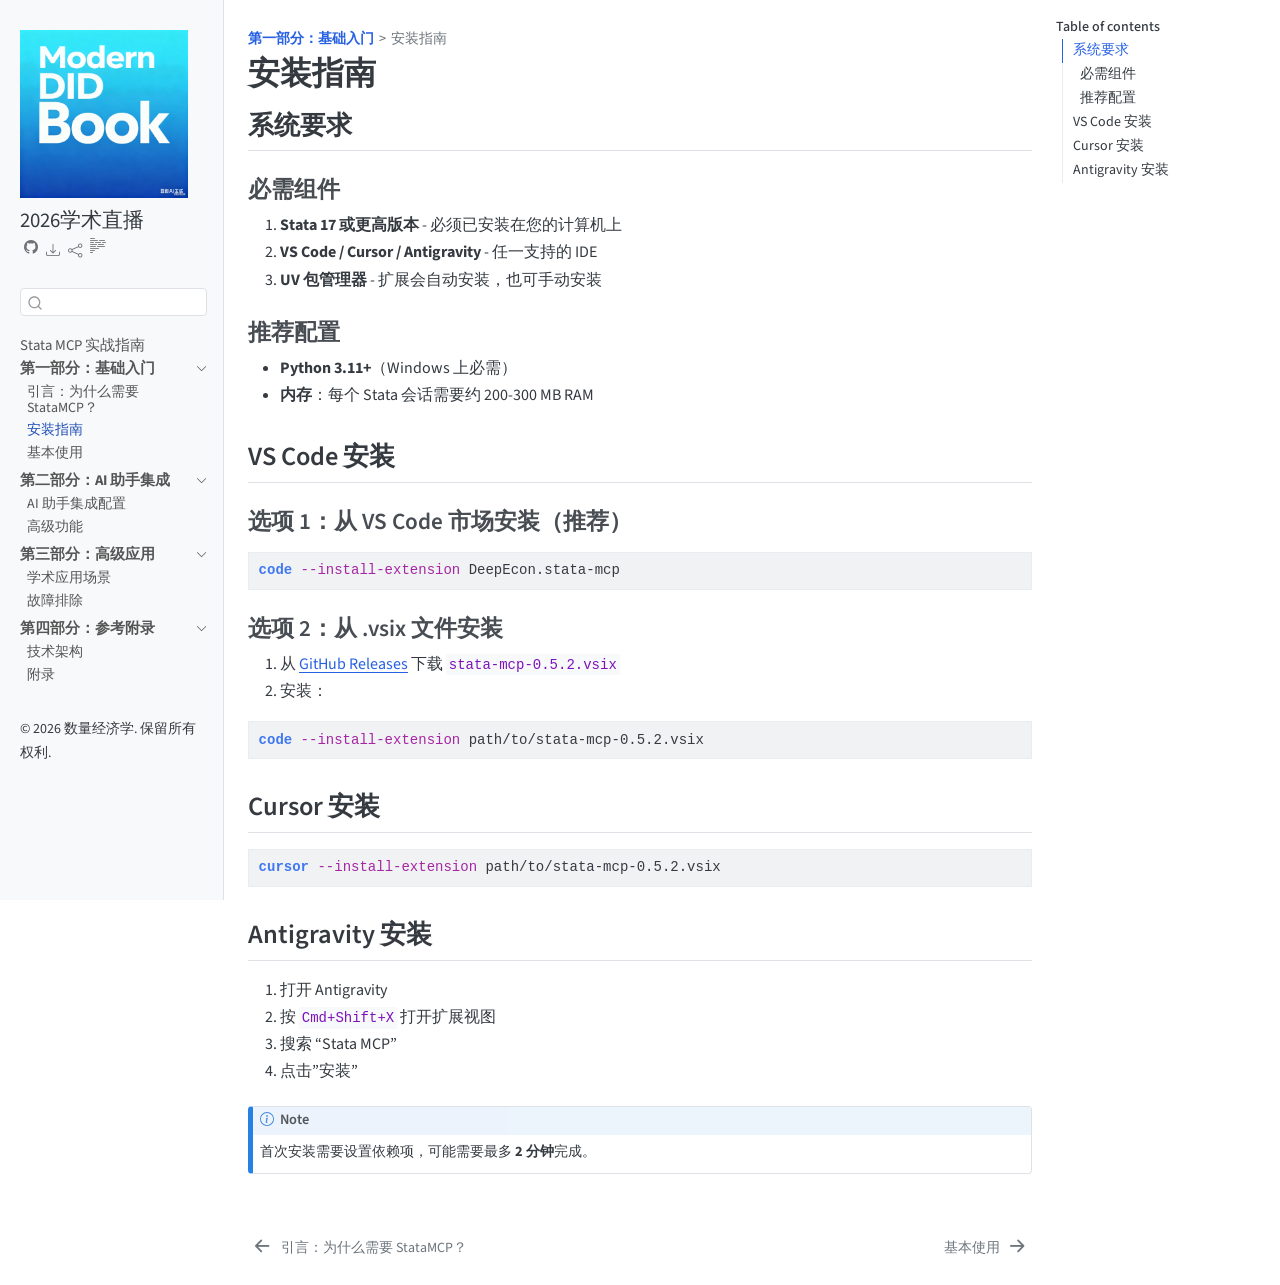
<file: _book/install.html>
<!DOCTYPE html>
<html xmlns="http://www.w3.org/1999/xhtml" lang="en" xml:lang="en"><head>

<meta charset="utf-8">
<meta name="generator" content="quarto-1.7.32">

<meta name="viewport" content="width=device-width, initial-scale=1.0, user-scalable=yes">

<meta name="description" content="本讲义系统介绍了 Stata MCP 的安装、配置与高级应用，AI 赋能 Stata 学术研究">

<title>安装指南 – Stata MCP 实战指南</title>
<style>
code{white-space: pre-wrap;}
span.smallcaps{font-variant: small-caps;}
div.columns{display: flex; gap: min(4vw, 1.5em);}
div.column{flex: auto; overflow-x: auto;}
div.hanging-indent{margin-left: 1.5em; text-indent: -1.5em;}
ul.task-list{list-style: none;}
ul.task-list li input[type="checkbox"] {
  width: 0.8em;
  margin: 0 0.8em 0.2em -1em; /* quarto-specific, see https://github.com/quarto-dev/quarto-cli/issues/4556 */ 
  vertical-align: middle;
}
/* CSS for syntax highlighting */
html { -webkit-text-size-adjust: 100%; }
pre > code.sourceCode { white-space: pre; position: relative; }
pre > code.sourceCode > span { display: inline-block; line-height: 1.25; }
pre > code.sourceCode > span:empty { height: 1.2em; }
.sourceCode { overflow: visible; }
code.sourceCode > span { color: inherit; text-decoration: inherit; }
div.sourceCode { margin: 1em 0; }
pre.sourceCode { margin: 0; }
@media screen {
div.sourceCode { overflow: auto; }
}
@media print {
pre > code.sourceCode { white-space: pre-wrap; }
pre > code.sourceCode > span { text-indent: -5em; padding-left: 5em; }
}
pre.numberSource code
  { counter-reset: source-line 0; }
pre.numberSource code > span
  { position: relative; left: -4em; counter-increment: source-line; }
pre.numberSource code > span > a:first-child::before
  { content: counter(source-line);
    position: relative; left: -1em; text-align: right; vertical-align: baseline;
    border: none; display: inline-block;
    -webkit-touch-callout: none; -webkit-user-select: none;
    -khtml-user-select: none; -moz-user-select: none;
    -ms-user-select: none; user-select: none;
    padding: 0 4px; width: 4em;
  }
pre.numberSource { margin-left: 3em;  padding-left: 4px; }
div.sourceCode
  {   }
@media screen {
pre > code.sourceCode > span > a:first-child::before { text-decoration: underline; }
}
</style>


<script src="site_libs/quarto-nav/quarto-nav.js"></script>
<script src="site_libs/quarto-nav/headroom.min.js"></script>
<script src="site_libs/clipboard/clipboard.min.js"></script>
<script src="site_libs/quarto-search/autocomplete.umd.js"></script>
<script src="site_libs/quarto-search/fuse.min.js"></script>
<script src="site_libs/quarto-search/quarto-search.js"></script>
<meta name="quarto:offset" content="./">
<link href="./basic-usage.html" rel="next">
<link href="./intro.html" rel="prev">
<link href="./images/favicon.ico" rel="icon">
<script src="site_libs/quarto-html/quarto.js" type="module"></script>
<script src="site_libs/quarto-html/tabsets/tabsets.js" type="module"></script>
<script src="site_libs/quarto-html/popper.min.js"></script>
<script src="site_libs/quarto-html/tippy.umd.min.js"></script>
<script src="site_libs/quarto-html/anchor.min.js"></script>
<link href="site_libs/quarto-html/tippy.css" rel="stylesheet">
<link href="site_libs/quarto-html/quarto-syntax-highlighting-c1f63da3e08f13bc72dc17e92cfd001d.css" rel="stylesheet" id="quarto-text-highlighting-styles">
<script src="site_libs/bootstrap/bootstrap.min.js"></script>
<link href="site_libs/bootstrap/bootstrap-icons.css" rel="stylesheet">
<link href="site_libs/bootstrap/bootstrap-e577fe248c722263fa52b57ce570e807.min.css" rel="stylesheet" append-hash="true" id="quarto-bootstrap" data-mode="light">
<script id="quarto-search-options" type="application/json">{
  "location": "sidebar",
  "copy-button": false,
  "collapse-after": 3,
  "panel-placement": "start",
  "type": "textbox",
  "limit": 50,
  "keyboard-shortcut": [
    "f",
    "/",
    "s"
  ],
  "show-item-context": false,
  "language": {
    "search-no-results-text": "No results",
    "search-matching-documents-text": "matching documents",
    "search-copy-link-title": "Copy link to search",
    "search-hide-matches-text": "Hide additional matches",
    "search-more-match-text": "more match in this document",
    "search-more-matches-text": "more matches in this document",
    "search-clear-button-title": "Clear",
    "search-text-placeholder": "",
    "search-detached-cancel-button-title": "Cancel",
    "search-submit-button-title": "Submit",
    "search-label": "Search"
  }
}</script>
<style>html{ scroll-behavior: smooth; }</style>


</head>

<body class="nav-sidebar docked quarto-light">

<div id="quarto-search-results"></div>
  <header id="quarto-header" class="headroom fixed-top">
  <nav class="quarto-secondary-nav">
    <div class="container-fluid d-flex">
      <button type="button" class="quarto-btn-toggle btn" data-bs-toggle="collapse" role="button" data-bs-target=".quarto-sidebar-collapse-item" aria-controls="quarto-sidebar" aria-expanded="false" aria-label="Toggle sidebar navigation" onclick="if (window.quartoToggleHeadroom) { window.quartoToggleHeadroom(); }">
        <i class="bi bi-layout-text-sidebar-reverse"></i>
      </button>
        <nav class="quarto-page-breadcrumbs" aria-label="breadcrumb"><ol class="breadcrumb"><li class="breadcrumb-item"><a href="./intro.html"><strong>第一部分：基础入门</strong></a></li><li class="breadcrumb-item"><a href="./install.html"><span class="chapter-title">安装指南</span></a></li></ol></nav>
        <a class="flex-grow-1" role="navigation" data-bs-toggle="collapse" data-bs-target=".quarto-sidebar-collapse-item" aria-controls="quarto-sidebar" aria-expanded="false" aria-label="Toggle sidebar navigation" onclick="if (window.quartoToggleHeadroom) { window.quartoToggleHeadroom(); }">      
        </a>
      <button type="button" class="btn quarto-search-button" aria-label="Search" onclick="window.quartoOpenSearch();">
        <i class="bi bi-search"></i>
      </button>
    </div>
  </nav>
</header>
<!-- content -->
<div id="quarto-content" class="quarto-container page-columns page-rows-contents page-layout-article">
<!-- sidebar -->
  <nav id="quarto-sidebar" class="sidebar collapse collapse-horizontal quarto-sidebar-collapse-item sidebar-navigation docked overflow-auto">
    <div class="pt-lg-2 mt-2 text-left sidebar-header sidebar-header-stacked">
      <a href="https://www.aistata.cn/" class="sidebar-logo-link">
      <img src="./images/book-logo.png" alt="" class="sidebar-logo py-0 d-lg-inline d-none">
      </a>
    <div class="sidebar-title mb-0 py-0">
      <a href="./">2026学术直播</a> 
        <div class="sidebar-tools-main tools-wide">
    <a href="https://github.com/hanlulong/stata-mcp" title="" class="quarto-navigation-tool px-1" aria-label=""><i class="bi bi-github"></i></a>
    <div class="dropdown">
      <a href="" title="Download" id="quarto-navigation-tool-dropdown-0" class="quarto-navigation-tool dropdown-toggle px-1" data-bs-toggle="dropdown" aria-expanded="false" role="link" aria-label="Download"><i class="bi bi-download"></i></a>
      <ul class="dropdown-menu" aria-labelledby="quarto-navigation-tool-dropdown-0">
          <li>
            <a class="dropdown-item sidebar-tools-main-item" href="./Stata-MCP-实战指南.pdf">
              <i class="bi bi-file-pdf pe-1"></i>
            Download PDF
            </a>
          </li>
          <li>
            <a class="dropdown-item sidebar-tools-main-item" href="./Stata-MCP-实战指南.epub">
              <i class="bi bi-journal pe-1"></i>
            Download ePub
            </a>
          </li>
      </ul>
    </div>
    <div class="dropdown">
      <a href="" title="Share" id="quarto-navigation-tool-dropdown-1" class="quarto-navigation-tool dropdown-toggle px-1" data-bs-toggle="dropdown" aria-expanded="false" role="link" aria-label="Share"><i class="bi bi-share"></i></a>
      <ul class="dropdown-menu" aria-labelledby="quarto-navigation-tool-dropdown-1">
          <li>
            <a class="dropdown-item sidebar-tools-main-item" href="https://twitter.com/intent/tweet?url=|url|">
              <i class="bi bi-twitter pe-1"></i>
            Twitter
            </a>
          </li>
          <li>
            <a class="dropdown-item sidebar-tools-main-item" href="https://www.facebook.com/sharer/sharer.php?u=|url|">
              <i class="bi bi-facebook pe-1"></i>
            Facebook
            </a>
          </li>
      </ul>
    </div>
  <a href="" class="quarto-reader-toggle quarto-navigation-tool px-1" onclick="window.quartoToggleReader(); return false;" title="Toggle reader mode">
  <div class="quarto-reader-toggle-btn">
  <i class="bi"></i>
  </div>
</a>
</div>
    </div>
      </div>
        <div class="mt-2 flex-shrink-0 align-items-center">
        <div class="sidebar-search">
        <div id="quarto-search" class="" title="Search"></div>
        </div>
        </div>
    <div class="sidebar-menu-container"> 
    <ul class="list-unstyled mt-1">
        <li class="sidebar-item">
  <div class="sidebar-item-container"> 
  <a href="./index.html" class="sidebar-item-text sidebar-link"><span class="chapter-title">Stata MCP 实战指南</span></a>
  </div>
</li>
        <li class="sidebar-item sidebar-item-section">
      <div class="sidebar-item-container"> 
            <a class="sidebar-item-text sidebar-link text-start" data-bs-toggle="collapse" data-bs-target="#quarto-sidebar-section-1" role="navigation" aria-expanded="true">
 <span class="menu-text"><strong>第一部分：基础入门</strong></span></a>
          <a class="sidebar-item-toggle text-start" data-bs-toggle="collapse" data-bs-target="#quarto-sidebar-section-1" role="navigation" aria-expanded="true" aria-label="Toggle section">
            <i class="bi bi-chevron-right ms-2"></i>
          </a> 
      </div>
      <ul id="quarto-sidebar-section-1" class="collapse list-unstyled sidebar-section depth1 show">  
          <li class="sidebar-item">
  <div class="sidebar-item-container"> 
  <a href="./intro.html" class="sidebar-item-text sidebar-link"><span class="chapter-title">引言：为什么需要 StataMCP？</span></a>
  </div>
</li>
          <li class="sidebar-item">
  <div class="sidebar-item-container"> 
  <a href="./install.html" class="sidebar-item-text sidebar-link active"><span class="chapter-title">安装指南</span></a>
  </div>
</li>
          <li class="sidebar-item">
  <div class="sidebar-item-container"> 
  <a href="./basic-usage.html" class="sidebar-item-text sidebar-link"><span class="chapter-title">基本使用</span></a>
  </div>
</li>
      </ul>
  </li>
        <li class="sidebar-item sidebar-item-section">
      <div class="sidebar-item-container"> 
            <a class="sidebar-item-text sidebar-link text-start" data-bs-toggle="collapse" data-bs-target="#quarto-sidebar-section-2" role="navigation" aria-expanded="true">
 <span class="menu-text"><strong>第二部分：AI 助手集成</strong></span></a>
          <a class="sidebar-item-toggle text-start" data-bs-toggle="collapse" data-bs-target="#quarto-sidebar-section-2" role="navigation" aria-expanded="true" aria-label="Toggle section">
            <i class="bi bi-chevron-right ms-2"></i>
          </a> 
      </div>
      <ul id="quarto-sidebar-section-2" class="collapse list-unstyled sidebar-section depth1 show">  
          <li class="sidebar-item">
  <div class="sidebar-item-container"> 
  <a href="./ai-setup.html" class="sidebar-item-text sidebar-link"><span class="chapter-title">AI 助手集成配置</span></a>
  </div>
</li>
          <li class="sidebar-item">
  <div class="sidebar-item-container"> 
  <a href="./advanced-features.html" class="sidebar-item-text sidebar-link"><span class="chapter-title">高级功能</span></a>
  </div>
</li>
      </ul>
  </li>
        <li class="sidebar-item sidebar-item-section">
      <div class="sidebar-item-container"> 
            <a class="sidebar-item-text sidebar-link text-start" data-bs-toggle="collapse" data-bs-target="#quarto-sidebar-section-3" role="navigation" aria-expanded="true">
 <span class="menu-text"><strong>第三部分：高级应用</strong></span></a>
          <a class="sidebar-item-toggle text-start" data-bs-toggle="collapse" data-bs-target="#quarto-sidebar-section-3" role="navigation" aria-expanded="true" aria-label="Toggle section">
            <i class="bi bi-chevron-right ms-2"></i>
          </a> 
      </div>
      <ul id="quarto-sidebar-section-3" class="collapse list-unstyled sidebar-section depth1 show">  
          <li class="sidebar-item">
  <div class="sidebar-item-container"> 
  <a href="./academic-applications.html" class="sidebar-item-text sidebar-link"><span class="chapter-title">学术应用场景</span></a>
  </div>
</li>
          <li class="sidebar-item">
  <div class="sidebar-item-container"> 
  <a href="./troubleshooting.html" class="sidebar-item-text sidebar-link"><span class="chapter-title">故障排除</span></a>
  </div>
</li>
      </ul>
  </li>
        <li class="sidebar-item sidebar-item-section">
      <div class="sidebar-item-container"> 
            <a class="sidebar-item-text sidebar-link text-start" data-bs-toggle="collapse" data-bs-target="#quarto-sidebar-section-4" role="navigation" aria-expanded="true">
 <span class="menu-text"><strong>第四部分：参考附录</strong></span></a>
          <a class="sidebar-item-toggle text-start" data-bs-toggle="collapse" data-bs-target="#quarto-sidebar-section-4" role="navigation" aria-expanded="true" aria-label="Toggle section">
            <i class="bi bi-chevron-right ms-2"></i>
          </a> 
      </div>
      <ul id="quarto-sidebar-section-4" class="collapse list-unstyled sidebar-section depth1 show">  
          <li class="sidebar-item">
  <div class="sidebar-item-container"> 
  <a href="./technical-architecture.html" class="sidebar-item-text sidebar-link"><span class="chapter-title">技术架构</span></a>
  </div>
</li>
          <li class="sidebar-item">
  <div class="sidebar-item-container"> 
  <a href="./appendix.html" class="sidebar-item-text sidebar-link"><span class="chapter-title">附录</span></a>
  </div>
</li>
      </ul>
  </li>
    </ul>
    </div>
<div class="quarto-sidebar-footer"><div class="sidebar-footer-item">
<p>© 2026 数量经济学. 保留所有权利.</p>
</div></div></nav>
<div id="quarto-sidebar-glass" class="quarto-sidebar-collapse-item" data-bs-toggle="collapse" data-bs-target=".quarto-sidebar-collapse-item"></div>
<!-- margin-sidebar -->
    <div id="quarto-margin-sidebar" class="sidebar margin-sidebar">
        <nav id="TOC" role="doc-toc" class="toc-active">
    <h2 id="toc-title">Table of contents</h2>
   
  <ul>
  <li><a href="#系统要求" id="toc-系统要求" class="nav-link active" data-scroll-target="#系统要求">系统要求</a>
  <ul class="collapse">
  <li><a href="#必需组件" id="toc-必需组件" class="nav-link" data-scroll-target="#必需组件">必需组件</a></li>
  <li><a href="#推荐配置" id="toc-推荐配置" class="nav-link" data-scroll-target="#推荐配置">推荐配置</a></li>
  </ul></li>
  <li><a href="#vs-code-安装" id="toc-vs-code-安装" class="nav-link" data-scroll-target="#vs-code-安装">VS Code 安装</a>
  <ul class="collapse">
  <li><a href="#选项-1从-vs-code-市场安装推荐" id="toc-选项-1从-vs-code-市场安装推荐" class="nav-link" data-scroll-target="#选项-1从-vs-code-市场安装推荐">选项 1：从 VS Code 市场安装（推荐）</a></li>
  <li><a href="#选项-2从-.vsix-文件安装" id="toc-选项-2从-.vsix-文件安装" class="nav-link" data-scroll-target="#选项-2从-.vsix-文件安装">选项 2：从 .vsix 文件安装</a></li>
  </ul></li>
  <li><a href="#cursor-安装" id="toc-cursor-安装" class="nav-link" data-scroll-target="#cursor-安装">Cursor 安装</a></li>
  <li><a href="#antigravity-安装" id="toc-antigravity-安装" class="nav-link" data-scroll-target="#antigravity-安装">Antigravity 安装</a></li>
  </ul>
</nav>
    </div>
<!-- main -->
<main class="content" id="quarto-document-content">

<header id="title-block-header" class="quarto-title-block default"><nav class="quarto-page-breadcrumbs quarto-title-breadcrumbs d-none d-lg-block" aria-label="breadcrumb"><ol class="breadcrumb"><li class="breadcrumb-item"><a href="./intro.html"><strong>第一部分：基础入门</strong></a></li><li class="breadcrumb-item"><a href="./install.html"><span class="chapter-title">安装指南</span></a></li></ol></nav>
<div class="quarto-title">
<h1 class="title"><span class="chapter-title">安装指南</span></h1>
</div>



<div class="quarto-title-meta">

    
  
    
  </div>
  


</header>


<section id="系统要求" class="level2">
<h2 class="anchored" data-anchor-id="系统要求">系统要求</h2>
<section id="必需组件" class="level3">
<h3 class="anchored" data-anchor-id="必需组件">必需组件</h3>
<ol type="1">
<li><strong>Stata 17 或更高版本</strong> - 必须已安装在您的计算机上</li>
<li><strong>VS Code / Cursor / Antigravity</strong> - 任一支持的 IDE</li>
<li><strong>UV 包管理器</strong> - 扩展会自动安装，也可手动安装</li>
</ol>
</section>
<section id="推荐配置" class="level3">
<h3 class="anchored" data-anchor-id="推荐配置">推荐配置</h3>
<ul>
<li><strong>Python 3.11+</strong>（Windows 上必需）</li>
<li><strong>内存</strong>：每个 Stata 会话需要约 200-300 MB RAM</li>
</ul>
</section>
</section>
<section id="vs-code-安装" class="level2">
<h2 class="anchored" data-anchor-id="vs-code-安装">VS Code 安装</h2>
<section id="选项-1从-vs-code-市场安装推荐" class="level3">
<h3 class="anchored" data-anchor-id="选项-1从-vs-code-市场安装推荐">选项 1：从 VS Code 市场安装（推荐）</h3>
<div class="sourceCode" id="cb1"><pre class="sourceCode bash code-with-copy"><code class="sourceCode bash"><span id="cb1-1"><a href="#cb1-1" aria-hidden="true" tabindex="-1"></a><span class="ex">code</span> <span class="at">--install-extension</span> DeepEcon.stata-mcp</span></code><button title="Copy to Clipboard" class="code-copy-button"><i class="bi"></i></button></pre></div>
</section>
<section id="选项-2从-.vsix-文件安装" class="level3">
<h3 class="anchored" data-anchor-id="选项-2从-.vsix-文件安装">选项 2：从 .vsix 文件安装</h3>
<ol type="1">
<li>从 <a href="https://github.com/hanlulong/stata-mcp/releases">GitHub Releases</a> 下载 <code>stata-mcp-0.5.2.vsix</code></li>
<li>安装：</li>
</ol>
<div class="sourceCode" id="cb2"><pre class="sourceCode bash code-with-copy"><code class="sourceCode bash"><span id="cb2-1"><a href="#cb2-1" aria-hidden="true" tabindex="-1"></a><span class="ex">code</span> <span class="at">--install-extension</span> path/to/stata-mcp-0.5.2.vsix</span></code><button title="Copy to Clipboard" class="code-copy-button"><i class="bi"></i></button></pre></div>
</section>
</section>
<section id="cursor-安装" class="level2">
<h2 class="anchored" data-anchor-id="cursor-安装">Cursor 安装</h2>
<div class="sourceCode" id="cb3"><pre class="sourceCode bash code-with-copy"><code class="sourceCode bash"><span id="cb3-1"><a href="#cb3-1" aria-hidden="true" tabindex="-1"></a><span class="ex">cursor</span> <span class="at">--install-extension</span> path/to/stata-mcp-0.5.2.vsix</span></code><button title="Copy to Clipboard" class="code-copy-button"><i class="bi"></i></button></pre></div>
</section>
<section id="antigravity-安装" class="level2">
<h2 class="anchored" data-anchor-id="antigravity-安装">Antigravity 安装</h2>
<ol type="1">
<li>打开 Antigravity</li>
<li>按 <code>Cmd+Shift+X</code> 打开扩展视图</li>
<li>搜索 “Stata MCP”</li>
<li>点击”安装”</li>
</ol>
<div class="callout callout-style-default callout-note callout-titled">
<div class="callout-header d-flex align-content-center">
<div class="callout-icon-container">
<i class="callout-icon"></i>
</div>
<div class="callout-title-container flex-fill">
Note
</div>
</div>
<div class="callout-body-container callout-body">
<p>首次安装需要设置依赖项，可能需要最多 <strong>2 分钟</strong>完成。</p>
</div>
</div>


</section>

</main> <!-- /main -->
<script id="quarto-html-after-body" type="application/javascript">
  window.document.addEventListener("DOMContentLoaded", function (event) {
    const icon = "";
    const anchorJS = new window.AnchorJS();
    anchorJS.options = {
      placement: 'right',
      icon: icon
    };
    anchorJS.add('.anchored');
    const isCodeAnnotation = (el) => {
      for (const clz of el.classList) {
        if (clz.startsWith('code-annotation-')) {                     
          return true;
        }
      }
      return false;
    }
    const onCopySuccess = function(e) {
      // button target
      const button = e.trigger;
      // don't keep focus
      button.blur();
      // flash "checked"
      button.classList.add('code-copy-button-checked');
      var currentTitle = button.getAttribute("title");
      button.setAttribute("title", "Copied!");
      let tooltip;
      if (window.bootstrap) {
        button.setAttribute("data-bs-toggle", "tooltip");
        button.setAttribute("data-bs-placement", "left");
        button.setAttribute("data-bs-title", "Copied!");
        tooltip = new bootstrap.Tooltip(button, 
          { trigger: "manual", 
            customClass: "code-copy-button-tooltip",
            offset: [0, -8]});
        tooltip.show();    
      }
      setTimeout(function() {
        if (tooltip) {
          tooltip.hide();
          button.removeAttribute("data-bs-title");
          button.removeAttribute("data-bs-toggle");
          button.removeAttribute("data-bs-placement");
        }
        button.setAttribute("title", currentTitle);
        button.classList.remove('code-copy-button-checked');
      }, 1000);
      // clear code selection
      e.clearSelection();
    }
    const getTextToCopy = function(trigger) {
        const codeEl = trigger.previousElementSibling.cloneNode(true);
        for (const childEl of codeEl.children) {
          if (isCodeAnnotation(childEl)) {
            childEl.remove();
          }
        }
        return codeEl.innerText;
    }
    const clipboard = new window.ClipboardJS('.code-copy-button:not([data-in-quarto-modal])', {
      text: getTextToCopy
    });
    clipboard.on('success', onCopySuccess);
    if (window.document.getElementById('quarto-embedded-source-code-modal')) {
      const clipboardModal = new window.ClipboardJS('.code-copy-button[data-in-quarto-modal]', {
        text: getTextToCopy,
        container: window.document.getElementById('quarto-embedded-source-code-modal')
      });
      clipboardModal.on('success', onCopySuccess);
    }
      var localhostRegex = new RegExp(/^(?:http|https):\/\/localhost\:?[0-9]*\//);
      var mailtoRegex = new RegExp(/^mailto:/);
        var filterRegex = new RegExp("https:\/\/www\.aistata\.cn\/");
      var isInternal = (href) => {
          return filterRegex.test(href) || localhostRegex.test(href) || mailtoRegex.test(href);
      }
      // Inspect non-navigation links and adorn them if external
     var links = window.document.querySelectorAll('a[href]:not(.nav-link):not(.navbar-brand):not(.toc-action):not(.sidebar-link):not(.sidebar-item-toggle):not(.pagination-link):not(.no-external):not([aria-hidden]):not(.dropdown-item):not(.quarto-navigation-tool):not(.about-link)');
      for (var i=0; i<links.length; i++) {
        const link = links[i];
        if (!isInternal(link.href)) {
          // undo the damage that might have been done by quarto-nav.js in the case of
          // links that we want to consider external
          if (link.dataset.originalHref !== undefined) {
            link.href = link.dataset.originalHref;
          }
            // target, if specified
            link.setAttribute("target", "_blank");
            if (link.getAttribute("rel") === null) {
              link.setAttribute("rel", "noopener");
            }
        }
      }
    function tippyHover(el, contentFn, onTriggerFn, onUntriggerFn) {
      const config = {
        allowHTML: true,
        maxWidth: 500,
        delay: 100,
        arrow: false,
        appendTo: function(el) {
            return el.parentElement;
        },
        interactive: true,
        interactiveBorder: 10,
        theme: 'quarto',
        placement: 'bottom-start',
      };
      if (contentFn) {
        config.content = contentFn;
      }
      if (onTriggerFn) {
        config.onTrigger = onTriggerFn;
      }
      if (onUntriggerFn) {
        config.onUntrigger = onUntriggerFn;
      }
      window.tippy(el, config); 
    }
    const noterefs = window.document.querySelectorAll('a[role="doc-noteref"]');
    for (var i=0; i<noterefs.length; i++) {
      const ref = noterefs[i];
      tippyHover(ref, function() {
        // use id or data attribute instead here
        let href = ref.getAttribute('data-footnote-href') || ref.getAttribute('href');
        try { href = new URL(href).hash; } catch {}
        const id = href.replace(/^#\/?/, "");
        const note = window.document.getElementById(id);
        if (note) {
          return note.innerHTML;
        } else {
          return "";
        }
      });
    }
    const xrefs = window.document.querySelectorAll('a.quarto-xref');
    const processXRef = (id, note) => {
      // Strip column container classes
      const stripColumnClz = (el) => {
        el.classList.remove("page-full", "page-columns");
        if (el.children) {
          for (const child of el.children) {
            stripColumnClz(child);
          }
        }
      }
      stripColumnClz(note)
      if (id === null || id.startsWith('sec-')) {
        // Special case sections, only their first couple elements
        const container = document.createElement("div");
        if (note.children && note.children.length > 2) {
          container.appendChild(note.children[0].cloneNode(true));
          for (let i = 1; i < note.children.length; i++) {
            const child = note.children[i];
            if (child.tagName === "P" && child.innerText === "") {
              continue;
            } else {
              container.appendChild(child.cloneNode(true));
              break;
            }
          }
          if (window.Quarto?.typesetMath) {
            window.Quarto.typesetMath(container);
          }
          return container.innerHTML
        } else {
          if (window.Quarto?.typesetMath) {
            window.Quarto.typesetMath(note);
          }
          return note.innerHTML;
        }
      } else {
        // Remove any anchor links if they are present
        const anchorLink = note.querySelector('a.anchorjs-link');
        if (anchorLink) {
          anchorLink.remove();
        }
        if (window.Quarto?.typesetMath) {
          window.Quarto.typesetMath(note);
        }
        if (note.classList.contains("callout")) {
          return note.outerHTML;
        } else {
          return note.innerHTML;
        }
      }
    }
    for (var i=0; i<xrefs.length; i++) {
      const xref = xrefs[i];
      tippyHover(xref, undefined, function(instance) {
        instance.disable();
        let url = xref.getAttribute('href');
        let hash = undefined; 
        if (url.startsWith('#')) {
          hash = url;
        } else {
          try { hash = new URL(url).hash; } catch {}
        }
        if (hash) {
          const id = hash.replace(/^#\/?/, "");
          const note = window.document.getElementById(id);
          if (note !== null) {
            try {
              const html = processXRef(id, note.cloneNode(true));
              instance.setContent(html);
            } finally {
              instance.enable();
              instance.show();
            }
          } else {
            // See if we can fetch this
            fetch(url.split('#')[0])
            .then(res => res.text())
            .then(html => {
              const parser = new DOMParser();
              const htmlDoc = parser.parseFromString(html, "text/html");
              const note = htmlDoc.getElementById(id);
              if (note !== null) {
                const html = processXRef(id, note);
                instance.setContent(html);
              } 
            }).finally(() => {
              instance.enable();
              instance.show();
            });
          }
        } else {
          // See if we can fetch a full url (with no hash to target)
          // This is a special case and we should probably do some content thinning / targeting
          fetch(url)
          .then(res => res.text())
          .then(html => {
            const parser = new DOMParser();
            const htmlDoc = parser.parseFromString(html, "text/html");
            const note = htmlDoc.querySelector('main.content');
            if (note !== null) {
              // This should only happen for chapter cross references
              // (since there is no id in the URL)
              // remove the first header
              if (note.children.length > 0 && note.children[0].tagName === "HEADER") {
                note.children[0].remove();
              }
              const html = processXRef(null, note);
              instance.setContent(html);
            } 
          }).finally(() => {
            instance.enable();
            instance.show();
          });
        }
      }, function(instance) {
      });
    }
        let selectedAnnoteEl;
        const selectorForAnnotation = ( cell, annotation) => {
          let cellAttr = 'data-code-cell="' + cell + '"';
          let lineAttr = 'data-code-annotation="' +  annotation + '"';
          const selector = 'span[' + cellAttr + '][' + lineAttr + ']';
          return selector;
        }
        const selectCodeLines = (annoteEl) => {
          const doc = window.document;
          const targetCell = annoteEl.getAttribute("data-target-cell");
          const targetAnnotation = annoteEl.getAttribute("data-target-annotation");
          const annoteSpan = window.document.querySelector(selectorForAnnotation(targetCell, targetAnnotation));
          const lines = annoteSpan.getAttribute("data-code-lines").split(",");
          const lineIds = lines.map((line) => {
            return targetCell + "-" + line;
          })
          let top = null;
          let height = null;
          let parent = null;
          if (lineIds.length > 0) {
              //compute the position of the single el (top and bottom and make a div)
              const el = window.document.getElementById(lineIds[0]);
              top = el.offsetTop;
              height = el.offsetHeight;
              parent = el.parentElement.parentElement;
            if (lineIds.length > 1) {
              const lastEl = window.document.getElementById(lineIds[lineIds.length - 1]);
              const bottom = lastEl.offsetTop + lastEl.offsetHeight;
              height = bottom - top;
            }
            if (top !== null && height !== null && parent !== null) {
              // cook up a div (if necessary) and position it 
              let div = window.document.getElementById("code-annotation-line-highlight");
              if (div === null) {
                div = window.document.createElement("div");
                div.setAttribute("id", "code-annotation-line-highlight");
                div.style.position = 'absolute';
                parent.appendChild(div);
              }
              div.style.top = top - 2 + "px";
              div.style.height = height + 4 + "px";
              div.style.left = 0;
              let gutterDiv = window.document.getElementById("code-annotation-line-highlight-gutter");
              if (gutterDiv === null) {
                gutterDiv = window.document.createElement("div");
                gutterDiv.setAttribute("id", "code-annotation-line-highlight-gutter");
                gutterDiv.style.position = 'absolute';
                const codeCell = window.document.getElementById(targetCell);
                const gutter = codeCell.querySelector('.code-annotation-gutter');
                gutter.appendChild(gutterDiv);
              }
              gutterDiv.style.top = top - 2 + "px";
              gutterDiv.style.height = height + 4 + "px";
            }
            selectedAnnoteEl = annoteEl;
          }
        };
        const unselectCodeLines = () => {
          const elementsIds = ["code-annotation-line-highlight", "code-annotation-line-highlight-gutter"];
          elementsIds.forEach((elId) => {
            const div = window.document.getElementById(elId);
            if (div) {
              div.remove();
            }
          });
          selectedAnnoteEl = undefined;
        };
          // Handle positioning of the toggle
      window.addEventListener(
        "resize",
        throttle(() => {
          elRect = undefined;
          if (selectedAnnoteEl) {
            selectCodeLines(selectedAnnoteEl);
          }
        }, 10)
      );
      function throttle(fn, ms) {
      let throttle = false;
      let timer;
        return (...args) => {
          if(!throttle) { // first call gets through
              fn.apply(this, args);
              throttle = true;
          } else { // all the others get throttled
              if(timer) clearTimeout(timer); // cancel #2
              timer = setTimeout(() => {
                fn.apply(this, args);
                timer = throttle = false;
              }, ms);
          }
        };
      }
        // Attach click handler to the DT
        const annoteDls = window.document.querySelectorAll('dt[data-target-cell]');
        for (const annoteDlNode of annoteDls) {
          annoteDlNode.addEventListener('click', (event) => {
            const clickedEl = event.target;
            if (clickedEl !== selectedAnnoteEl) {
              unselectCodeLines();
              const activeEl = window.document.querySelector('dt[data-target-cell].code-annotation-active');
              if (activeEl) {
                activeEl.classList.remove('code-annotation-active');
              }
              selectCodeLines(clickedEl);
              clickedEl.classList.add('code-annotation-active');
            } else {
              // Unselect the line
              unselectCodeLines();
              clickedEl.classList.remove('code-annotation-active');
            }
          });
        }
    const findCites = (el) => {
      const parentEl = el.parentElement;
      if (parentEl) {
        const cites = parentEl.dataset.cites;
        if (cites) {
          return {
            el,
            cites: cites.split(' ')
          };
        } else {
          return findCites(el.parentElement)
        }
      } else {
        return undefined;
      }
    };
    var bibliorefs = window.document.querySelectorAll('a[role="doc-biblioref"]');
    for (var i=0; i<bibliorefs.length; i++) {
      const ref = bibliorefs[i];
      const citeInfo = findCites(ref);
      if (citeInfo) {
        tippyHover(citeInfo.el, function() {
          var popup = window.document.createElement('div');
          citeInfo.cites.forEach(function(cite) {
            var citeDiv = window.document.createElement('div');
            citeDiv.classList.add('hanging-indent');
            citeDiv.classList.add('csl-entry');
            var biblioDiv = window.document.getElementById('ref-' + cite);
            if (biblioDiv) {
              citeDiv.innerHTML = biblioDiv.innerHTML;
            }
            popup.appendChild(citeDiv);
          });
          return popup.innerHTML;
        });
      }
    }
  });
  </script>
<nav class="page-navigation">
  <div class="nav-page nav-page-previous">
      <a href="./intro.html" class="pagination-link" aria-label="引言：为什么需要 StataMCP？">
        <i class="bi bi-arrow-left-short"></i> <span class="nav-page-text"><span class="chapter-title">引言：为什么需要 StataMCP？</span></span>
      </a>          
  </div>
  <div class="nav-page nav-page-next">
      <a href="./basic-usage.html" class="pagination-link" aria-label="基本使用">
        <span class="nav-page-text"><span class="chapter-title">基本使用</span></span> <i class="bi bi-arrow-right-short"></i>
      </a>
  </div>
</nav>
</div> <!-- /content -->




<script src="site_libs/quarto-html/zenscroll-min.js"></script>
</body></html>
</file>
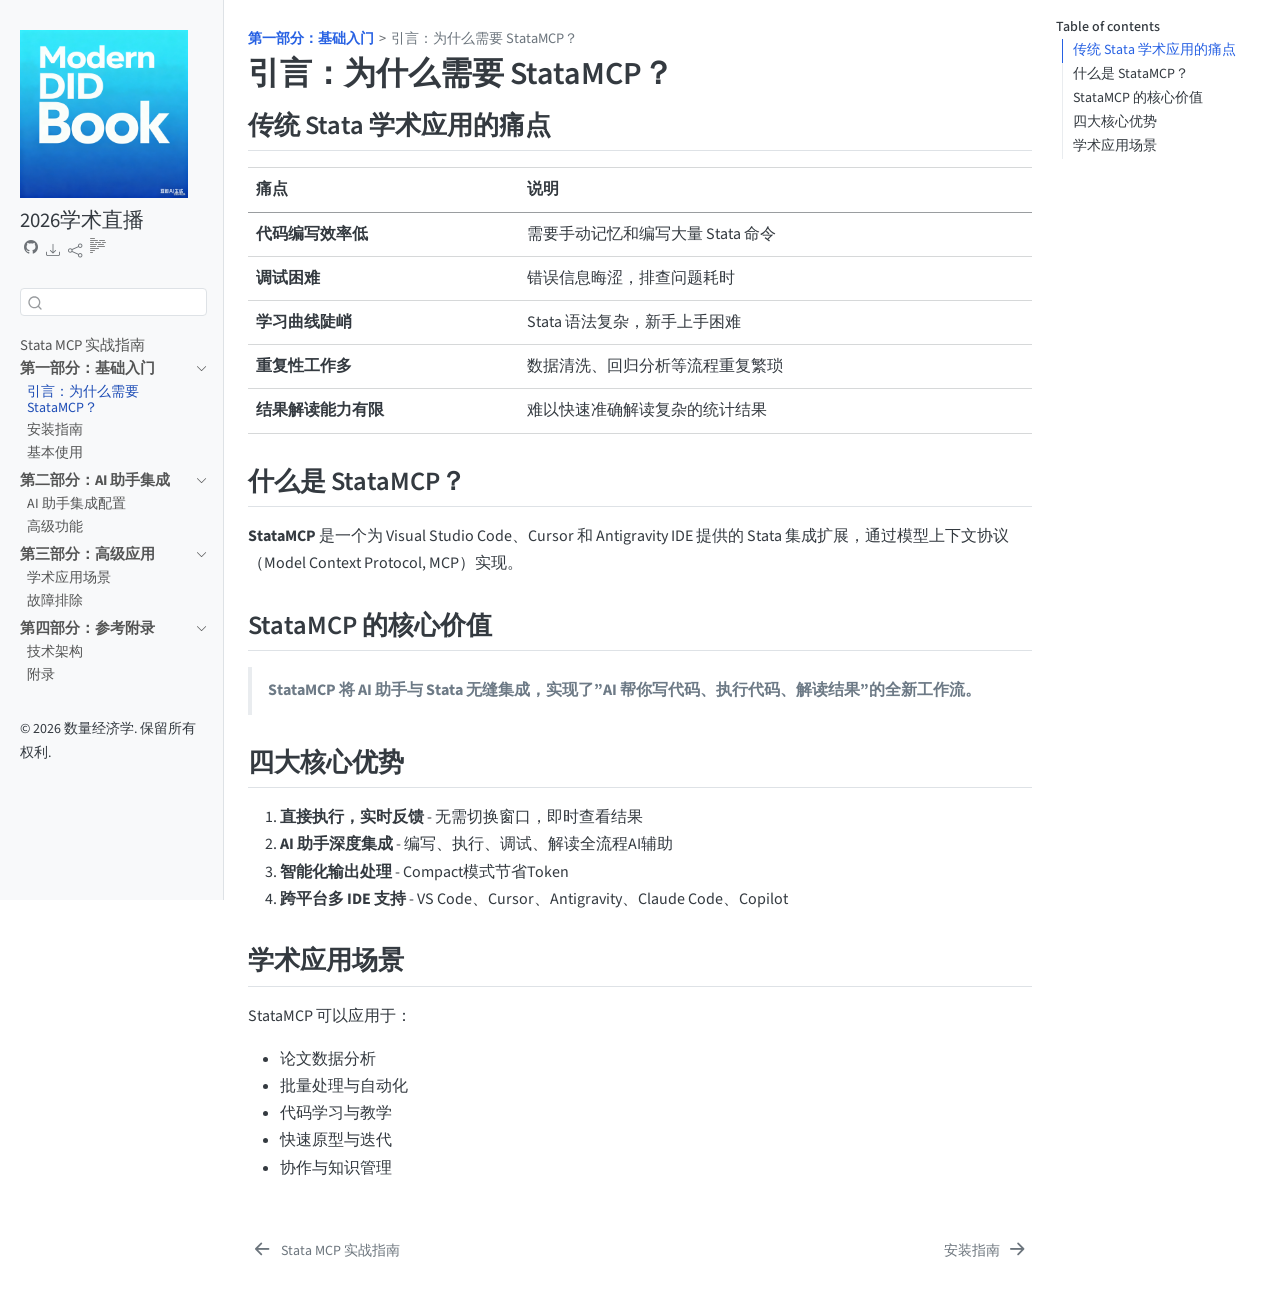
<file: _book/intro.html>
<!DOCTYPE html>
<html xmlns="http://www.w3.org/1999/xhtml" lang="en" xml:lang="en"><head>

<meta charset="utf-8">
<meta name="generator" content="quarto-1.7.32">

<meta name="viewport" content="width=device-width, initial-scale=1.0, user-scalable=yes">

<meta name="description" content="本讲义系统介绍了 Stata MCP 的安装、配置与高级应用，AI 赋能 Stata 学术研究">

<title>引言：为什么需要 StataMCP？ – Stata MCP 实战指南</title>
<style>
code{white-space: pre-wrap;}
span.smallcaps{font-variant: small-caps;}
div.columns{display: flex; gap: min(4vw, 1.5em);}
div.column{flex: auto; overflow-x: auto;}
div.hanging-indent{margin-left: 1.5em; text-indent: -1.5em;}
ul.task-list{list-style: none;}
ul.task-list li input[type="checkbox"] {
  width: 0.8em;
  margin: 0 0.8em 0.2em -1em; /* quarto-specific, see https://github.com/quarto-dev/quarto-cli/issues/4556 */ 
  vertical-align: middle;
}
</style>


<script src="site_libs/quarto-nav/quarto-nav.js"></script>
<script src="site_libs/quarto-nav/headroom.min.js"></script>
<script src="site_libs/clipboard/clipboard.min.js"></script>
<script src="site_libs/quarto-search/autocomplete.umd.js"></script>
<script src="site_libs/quarto-search/fuse.min.js"></script>
<script src="site_libs/quarto-search/quarto-search.js"></script>
<meta name="quarto:offset" content="./">
<link href="./install.html" rel="next">
<link href="./index.html" rel="prev">
<link href="./images/favicon.ico" rel="icon">
<script src="site_libs/quarto-html/quarto.js" type="module"></script>
<script src="site_libs/quarto-html/tabsets/tabsets.js" type="module"></script>
<script src="site_libs/quarto-html/popper.min.js"></script>
<script src="site_libs/quarto-html/tippy.umd.min.js"></script>
<script src="site_libs/quarto-html/anchor.min.js"></script>
<link href="site_libs/quarto-html/tippy.css" rel="stylesheet">
<link href="site_libs/quarto-html/quarto-syntax-highlighting-c1f63da3e08f13bc72dc17e92cfd001d.css" rel="stylesheet" id="quarto-text-highlighting-styles">
<script src="site_libs/bootstrap/bootstrap.min.js"></script>
<link href="site_libs/bootstrap/bootstrap-icons.css" rel="stylesheet">
<link href="site_libs/bootstrap/bootstrap-e577fe248c722263fa52b57ce570e807.min.css" rel="stylesheet" append-hash="true" id="quarto-bootstrap" data-mode="light">
<script id="quarto-search-options" type="application/json">{
  "location": "sidebar",
  "copy-button": false,
  "collapse-after": 3,
  "panel-placement": "start",
  "type": "textbox",
  "limit": 50,
  "keyboard-shortcut": [
    "f",
    "/",
    "s"
  ],
  "show-item-context": false,
  "language": {
    "search-no-results-text": "No results",
    "search-matching-documents-text": "matching documents",
    "search-copy-link-title": "Copy link to search",
    "search-hide-matches-text": "Hide additional matches",
    "search-more-match-text": "more match in this document",
    "search-more-matches-text": "more matches in this document",
    "search-clear-button-title": "Clear",
    "search-text-placeholder": "",
    "search-detached-cancel-button-title": "Cancel",
    "search-submit-button-title": "Submit",
    "search-label": "Search"
  }
}</script>
<style>html{ scroll-behavior: smooth; }</style>


</head>

<body class="nav-sidebar docked quarto-light">

<div id="quarto-search-results"></div>
  <header id="quarto-header" class="headroom fixed-top">
  <nav class="quarto-secondary-nav">
    <div class="container-fluid d-flex">
      <button type="button" class="quarto-btn-toggle btn" data-bs-toggle="collapse" role="button" data-bs-target=".quarto-sidebar-collapse-item" aria-controls="quarto-sidebar" aria-expanded="false" aria-label="Toggle sidebar navigation" onclick="if (window.quartoToggleHeadroom) { window.quartoToggleHeadroom(); }">
        <i class="bi bi-layout-text-sidebar-reverse"></i>
      </button>
        <nav class="quarto-page-breadcrumbs" aria-label="breadcrumb"><ol class="breadcrumb"><li class="breadcrumb-item"><a href="./intro.html"><strong>第一部分：基础入门</strong></a></li><li class="breadcrumb-item"><a href="./intro.html"><span class="chapter-title">引言：为什么需要 StataMCP？</span></a></li></ol></nav>
        <a class="flex-grow-1" role="navigation" data-bs-toggle="collapse" data-bs-target=".quarto-sidebar-collapse-item" aria-controls="quarto-sidebar" aria-expanded="false" aria-label="Toggle sidebar navigation" onclick="if (window.quartoToggleHeadroom) { window.quartoToggleHeadroom(); }">      
        </a>
      <button type="button" class="btn quarto-search-button" aria-label="Search" onclick="window.quartoOpenSearch();">
        <i class="bi bi-search"></i>
      </button>
    </div>
  </nav>
</header>
<!-- content -->
<div id="quarto-content" class="quarto-container page-columns page-rows-contents page-layout-article">
<!-- sidebar -->
  <nav id="quarto-sidebar" class="sidebar collapse collapse-horizontal quarto-sidebar-collapse-item sidebar-navigation docked overflow-auto">
    <div class="pt-lg-2 mt-2 text-left sidebar-header sidebar-header-stacked">
      <a href="https://www.aistata.cn/" class="sidebar-logo-link">
      <img src="./images/book-logo.png" alt="" class="sidebar-logo py-0 d-lg-inline d-none">
      </a>
    <div class="sidebar-title mb-0 py-0">
      <a href="./">2026学术直播</a> 
        <div class="sidebar-tools-main tools-wide">
    <a href="https://github.com/hanlulong/stata-mcp" title="" class="quarto-navigation-tool px-1" aria-label=""><i class="bi bi-github"></i></a>
    <div class="dropdown">
      <a href="" title="Download" id="quarto-navigation-tool-dropdown-0" class="quarto-navigation-tool dropdown-toggle px-1" data-bs-toggle="dropdown" aria-expanded="false" role="link" aria-label="Download"><i class="bi bi-download"></i></a>
      <ul class="dropdown-menu" aria-labelledby="quarto-navigation-tool-dropdown-0">
          <li>
            <a class="dropdown-item sidebar-tools-main-item" href="./Stata-MCP-实战指南.pdf">
              <i class="bi bi-file-pdf pe-1"></i>
            Download PDF
            </a>
          </li>
          <li>
            <a class="dropdown-item sidebar-tools-main-item" href="./Stata-MCP-实战指南.epub">
              <i class="bi bi-journal pe-1"></i>
            Download ePub
            </a>
          </li>
      </ul>
    </div>
    <div class="dropdown">
      <a href="" title="Share" id="quarto-navigation-tool-dropdown-1" class="quarto-navigation-tool dropdown-toggle px-1" data-bs-toggle="dropdown" aria-expanded="false" role="link" aria-label="Share"><i class="bi bi-share"></i></a>
      <ul class="dropdown-menu" aria-labelledby="quarto-navigation-tool-dropdown-1">
          <li>
            <a class="dropdown-item sidebar-tools-main-item" href="https://twitter.com/intent/tweet?url=|url|">
              <i class="bi bi-twitter pe-1"></i>
            Twitter
            </a>
          </li>
          <li>
            <a class="dropdown-item sidebar-tools-main-item" href="https://www.facebook.com/sharer/sharer.php?u=|url|">
              <i class="bi bi-facebook pe-1"></i>
            Facebook
            </a>
          </li>
      </ul>
    </div>
  <a href="" class="quarto-reader-toggle quarto-navigation-tool px-1" onclick="window.quartoToggleReader(); return false;" title="Toggle reader mode">
  <div class="quarto-reader-toggle-btn">
  <i class="bi"></i>
  </div>
</a>
</div>
    </div>
      </div>
        <div class="mt-2 flex-shrink-0 align-items-center">
        <div class="sidebar-search">
        <div id="quarto-search" class="" title="Search"></div>
        </div>
        </div>
    <div class="sidebar-menu-container"> 
    <ul class="list-unstyled mt-1">
        <li class="sidebar-item">
  <div class="sidebar-item-container"> 
  <a href="./index.html" class="sidebar-item-text sidebar-link"><span class="chapter-title">Stata MCP 实战指南</span></a>
  </div>
</li>
        <li class="sidebar-item sidebar-item-section">
      <div class="sidebar-item-container"> 
            <a class="sidebar-item-text sidebar-link text-start" data-bs-toggle="collapse" data-bs-target="#quarto-sidebar-section-1" role="navigation" aria-expanded="true">
 <span class="menu-text"><strong>第一部分：基础入门</strong></span></a>
          <a class="sidebar-item-toggle text-start" data-bs-toggle="collapse" data-bs-target="#quarto-sidebar-section-1" role="navigation" aria-expanded="true" aria-label="Toggle section">
            <i class="bi bi-chevron-right ms-2"></i>
          </a> 
      </div>
      <ul id="quarto-sidebar-section-1" class="collapse list-unstyled sidebar-section depth1 show">  
          <li class="sidebar-item">
  <div class="sidebar-item-container"> 
  <a href="./intro.html" class="sidebar-item-text sidebar-link active"><span class="chapter-title">引言：为什么需要 StataMCP？</span></a>
  </div>
</li>
          <li class="sidebar-item">
  <div class="sidebar-item-container"> 
  <a href="./install.html" class="sidebar-item-text sidebar-link"><span class="chapter-title">安装指南</span></a>
  </div>
</li>
          <li class="sidebar-item">
  <div class="sidebar-item-container"> 
  <a href="./basic-usage.html" class="sidebar-item-text sidebar-link"><span class="chapter-title">基本使用</span></a>
  </div>
</li>
      </ul>
  </li>
        <li class="sidebar-item sidebar-item-section">
      <div class="sidebar-item-container"> 
            <a class="sidebar-item-text sidebar-link text-start" data-bs-toggle="collapse" data-bs-target="#quarto-sidebar-section-2" role="navigation" aria-expanded="true">
 <span class="menu-text"><strong>第二部分：AI 助手集成</strong></span></a>
          <a class="sidebar-item-toggle text-start" data-bs-toggle="collapse" data-bs-target="#quarto-sidebar-section-2" role="navigation" aria-expanded="true" aria-label="Toggle section">
            <i class="bi bi-chevron-right ms-2"></i>
          </a> 
      </div>
      <ul id="quarto-sidebar-section-2" class="collapse list-unstyled sidebar-section depth1 show">  
          <li class="sidebar-item">
  <div class="sidebar-item-container"> 
  <a href="./ai-setup.html" class="sidebar-item-text sidebar-link"><span class="chapter-title">AI 助手集成配置</span></a>
  </div>
</li>
          <li class="sidebar-item">
  <div class="sidebar-item-container"> 
  <a href="./advanced-features.html" class="sidebar-item-text sidebar-link"><span class="chapter-title">高级功能</span></a>
  </div>
</li>
      </ul>
  </li>
        <li class="sidebar-item sidebar-item-section">
      <div class="sidebar-item-container"> 
            <a class="sidebar-item-text sidebar-link text-start" data-bs-toggle="collapse" data-bs-target="#quarto-sidebar-section-3" role="navigation" aria-expanded="true">
 <span class="menu-text"><strong>第三部分：高级应用</strong></span></a>
          <a class="sidebar-item-toggle text-start" data-bs-toggle="collapse" data-bs-target="#quarto-sidebar-section-3" role="navigation" aria-expanded="true" aria-label="Toggle section">
            <i class="bi bi-chevron-right ms-2"></i>
          </a> 
      </div>
      <ul id="quarto-sidebar-section-3" class="collapse list-unstyled sidebar-section depth1 show">  
          <li class="sidebar-item">
  <div class="sidebar-item-container"> 
  <a href="./academic-applications.html" class="sidebar-item-text sidebar-link"><span class="chapter-title">学术应用场景</span></a>
  </div>
</li>
          <li class="sidebar-item">
  <div class="sidebar-item-container"> 
  <a href="./troubleshooting.html" class="sidebar-item-text sidebar-link"><span class="chapter-title">故障排除</span></a>
  </div>
</li>
      </ul>
  </li>
        <li class="sidebar-item sidebar-item-section">
      <div class="sidebar-item-container"> 
            <a class="sidebar-item-text sidebar-link text-start" data-bs-toggle="collapse" data-bs-target="#quarto-sidebar-section-4" role="navigation" aria-expanded="true">
 <span class="menu-text"><strong>第四部分：参考附录</strong></span></a>
          <a class="sidebar-item-toggle text-start" data-bs-toggle="collapse" data-bs-target="#quarto-sidebar-section-4" role="navigation" aria-expanded="true" aria-label="Toggle section">
            <i class="bi bi-chevron-right ms-2"></i>
          </a> 
      </div>
      <ul id="quarto-sidebar-section-4" class="collapse list-unstyled sidebar-section depth1 show">  
          <li class="sidebar-item">
  <div class="sidebar-item-container"> 
  <a href="./technical-architecture.html" class="sidebar-item-text sidebar-link"><span class="chapter-title">技术架构</span></a>
  </div>
</li>
          <li class="sidebar-item">
  <div class="sidebar-item-container"> 
  <a href="./appendix.html" class="sidebar-item-text sidebar-link"><span class="chapter-title">附录</span></a>
  </div>
</li>
      </ul>
  </li>
    </ul>
    </div>
<div class="quarto-sidebar-footer"><div class="sidebar-footer-item">
<p>© 2026 数量经济学. 保留所有权利.</p>
</div></div></nav>
<div id="quarto-sidebar-glass" class="quarto-sidebar-collapse-item" data-bs-toggle="collapse" data-bs-target=".quarto-sidebar-collapse-item"></div>
<!-- margin-sidebar -->
    <div id="quarto-margin-sidebar" class="sidebar margin-sidebar">
        <nav id="TOC" role="doc-toc" class="toc-active">
    <h2 id="toc-title">Table of contents</h2>
   
  <ul>
  <li><a href="#传统-stata-学术应用的痛点" id="toc-传统-stata-学术应用的痛点" class="nav-link active" data-scroll-target="#传统-stata-学术应用的痛点">传统 Stata 学术应用的痛点</a></li>
  <li><a href="#什么是-statamcp" id="toc-什么是-statamcp" class="nav-link" data-scroll-target="#什么是-statamcp">什么是 StataMCP？</a></li>
  <li><a href="#statamcp-的核心价值" id="toc-statamcp-的核心价值" class="nav-link" data-scroll-target="#statamcp-的核心价值">StataMCP 的核心价值</a></li>
  <li><a href="#四大核心优势" id="toc-四大核心优势" class="nav-link" data-scroll-target="#四大核心优势">四大核心优势</a></li>
  <li><a href="#学术应用场景" id="toc-学术应用场景" class="nav-link" data-scroll-target="#学术应用场景">学术应用场景</a></li>
  </ul>
</nav>
    </div>
<!-- main -->
<main class="content" id="quarto-document-content">

<header id="title-block-header" class="quarto-title-block default"><nav class="quarto-page-breadcrumbs quarto-title-breadcrumbs d-none d-lg-block" aria-label="breadcrumb"><ol class="breadcrumb"><li class="breadcrumb-item"><a href="./intro.html"><strong>第一部分：基础入门</strong></a></li><li class="breadcrumb-item"><a href="./intro.html"><span class="chapter-title">引言：为什么需要 StataMCP？</span></a></li></ol></nav>
<div class="quarto-title">
<h1 class="title"><span class="chapter-title">引言：为什么需要 StataMCP？</span></h1>
</div>



<div class="quarto-title-meta">

    
  
    
  </div>
  


</header>


<section id="传统-stata-学术应用的痛点" class="level2">
<h2 class="anchored" data-anchor-id="传统-stata-学术应用的痛点">传统 Stata 学术应用的痛点</h2>
<table class="caption-top table">
<thead>
<tr class="header">
<th>痛点</th>
<th>说明</th>
</tr>
</thead>
<tbody>
<tr class="odd">
<td><strong>代码编写效率低</strong></td>
<td>需要手动记忆和编写大量 Stata 命令</td>
</tr>
<tr class="even">
<td><strong>调试困难</strong></td>
<td>错误信息晦涩，排查问题耗时</td>
</tr>
<tr class="odd">
<td><strong>学习曲线陡峭</strong></td>
<td>Stata 语法复杂，新手上手困难</td>
</tr>
<tr class="even">
<td><strong>重复性工作多</strong></td>
<td>数据清洗、回归分析等流程重复繁琐</td>
</tr>
<tr class="odd">
<td><strong>结果解读能力有限</strong></td>
<td>难以快速准确解读复杂的统计结果</td>
</tr>
</tbody>
</table>
</section>
<section id="什么是-statamcp" class="level2">
<h2 class="anchored" data-anchor-id="什么是-statamcp">什么是 StataMCP？</h2>
<p><strong>StataMCP</strong> 是一个为 Visual Studio Code、Cursor 和 Antigravity IDE 提供的 Stata 集成扩展，通过模型上下文协议（Model Context Protocol, MCP）实现。</p>
</section>
<section id="statamcp-的核心价值" class="level2">
<h2 class="anchored" data-anchor-id="statamcp-的核心价值">StataMCP 的核心价值</h2>
<blockquote class="blockquote">
<p><strong>StataMCP 将 AI 助手与 Stata 无缝集成，实现了”AI 帮你写代码、执行代码、解读结果”的全新工作流。</strong></p>
</blockquote>
</section>
<section id="四大核心优势" class="level2">
<h2 class="anchored" data-anchor-id="四大核心优势">四大核心优势</h2>
<ol type="1">
<li><strong>直接执行，实时反馈</strong> - 无需切换窗口，即时查看结果</li>
<li><strong>AI 助手深度集成</strong> - 编写、执行、调试、解读全流程AI辅助</li>
<li><strong>智能化输出处理</strong> - Compact模式节省Token</li>
<li><strong>跨平台多 IDE 支持</strong> - VS Code、Cursor、Antigravity、Claude Code、Copilot</li>
</ol>
</section>
<section id="学术应用场景" class="level2">
<h2 class="anchored" data-anchor-id="学术应用场景">学术应用场景</h2>
<p>StataMCP 可以应用于：</p>
<ul>
<li>论文数据分析</li>
<li>批量处理与自动化</li>
<li>代码学习与教学</li>
<li>快速原型与迭代</li>
<li>协作与知识管理</li>
</ul>


</section>

</main> <!-- /main -->
<script id="quarto-html-after-body" type="application/javascript">
  window.document.addEventListener("DOMContentLoaded", function (event) {
    const icon = "";
    const anchorJS = new window.AnchorJS();
    anchorJS.options = {
      placement: 'right',
      icon: icon
    };
    anchorJS.add('.anchored');
    const isCodeAnnotation = (el) => {
      for (const clz of el.classList) {
        if (clz.startsWith('code-annotation-')) {                     
          return true;
        }
      }
      return false;
    }
    const onCopySuccess = function(e) {
      // button target
      const button = e.trigger;
      // don't keep focus
      button.blur();
      // flash "checked"
      button.classList.add('code-copy-button-checked');
      var currentTitle = button.getAttribute("title");
      button.setAttribute("title", "Copied!");
      let tooltip;
      if (window.bootstrap) {
        button.setAttribute("data-bs-toggle", "tooltip");
        button.setAttribute("data-bs-placement", "left");
        button.setAttribute("data-bs-title", "Copied!");
        tooltip = new bootstrap.Tooltip(button, 
          { trigger: "manual", 
            customClass: "code-copy-button-tooltip",
            offset: [0, -8]});
        tooltip.show();    
      }
      setTimeout(function() {
        if (tooltip) {
          tooltip.hide();
          button.removeAttribute("data-bs-title");
          button.removeAttribute("data-bs-toggle");
          button.removeAttribute("data-bs-placement");
        }
        button.setAttribute("title", currentTitle);
        button.classList.remove('code-copy-button-checked');
      }, 1000);
      // clear code selection
      e.clearSelection();
    }
    const getTextToCopy = function(trigger) {
        const codeEl = trigger.previousElementSibling.cloneNode(true);
        for (const childEl of codeEl.children) {
          if (isCodeAnnotation(childEl)) {
            childEl.remove();
          }
        }
        return codeEl.innerText;
    }
    const clipboard = new window.ClipboardJS('.code-copy-button:not([data-in-quarto-modal])', {
      text: getTextToCopy
    });
    clipboard.on('success', onCopySuccess);
    if (window.document.getElementById('quarto-embedded-source-code-modal')) {
      const clipboardModal = new window.ClipboardJS('.code-copy-button[data-in-quarto-modal]', {
        text: getTextToCopy,
        container: window.document.getElementById('quarto-embedded-source-code-modal')
      });
      clipboardModal.on('success', onCopySuccess);
    }
      var localhostRegex = new RegExp(/^(?:http|https):\/\/localhost\:?[0-9]*\//);
      var mailtoRegex = new RegExp(/^mailto:/);
        var filterRegex = new RegExp("https:\/\/www\.aistata\.cn\/");
      var isInternal = (href) => {
          return filterRegex.test(href) || localhostRegex.test(href) || mailtoRegex.test(href);
      }
      // Inspect non-navigation links and adorn them if external
     var links = window.document.querySelectorAll('a[href]:not(.nav-link):not(.navbar-brand):not(.toc-action):not(.sidebar-link):not(.sidebar-item-toggle):not(.pagination-link):not(.no-external):not([aria-hidden]):not(.dropdown-item):not(.quarto-navigation-tool):not(.about-link)');
      for (var i=0; i<links.length; i++) {
        const link = links[i];
        if (!isInternal(link.href)) {
          // undo the damage that might have been done by quarto-nav.js in the case of
          // links that we want to consider external
          if (link.dataset.originalHref !== undefined) {
            link.href = link.dataset.originalHref;
          }
            // target, if specified
            link.setAttribute("target", "_blank");
            if (link.getAttribute("rel") === null) {
              link.setAttribute("rel", "noopener");
            }
        }
      }
    function tippyHover(el, contentFn, onTriggerFn, onUntriggerFn) {
      const config = {
        allowHTML: true,
        maxWidth: 500,
        delay: 100,
        arrow: false,
        appendTo: function(el) {
            return el.parentElement;
        },
        interactive: true,
        interactiveBorder: 10,
        theme: 'quarto',
        placement: 'bottom-start',
      };
      if (contentFn) {
        config.content = contentFn;
      }
      if (onTriggerFn) {
        config.onTrigger = onTriggerFn;
      }
      if (onUntriggerFn) {
        config.onUntrigger = onUntriggerFn;
      }
      window.tippy(el, config); 
    }
    const noterefs = window.document.querySelectorAll('a[role="doc-noteref"]');
    for (var i=0; i<noterefs.length; i++) {
      const ref = noterefs[i];
      tippyHover(ref, function() {
        // use id or data attribute instead here
        let href = ref.getAttribute('data-footnote-href') || ref.getAttribute('href');
        try { href = new URL(href).hash; } catch {}
        const id = href.replace(/^#\/?/, "");
        const note = window.document.getElementById(id);
        if (note) {
          return note.innerHTML;
        } else {
          return "";
        }
      });
    }
    const xrefs = window.document.querySelectorAll('a.quarto-xref');
    const processXRef = (id, note) => {
      // Strip column container classes
      const stripColumnClz = (el) => {
        el.classList.remove("page-full", "page-columns");
        if (el.children) {
          for (const child of el.children) {
            stripColumnClz(child);
          }
        }
      }
      stripColumnClz(note)
      if (id === null || id.startsWith('sec-')) {
        // Special case sections, only their first couple elements
        const container = document.createElement("div");
        if (note.children && note.children.length > 2) {
          container.appendChild(note.children[0].cloneNode(true));
          for (let i = 1; i < note.children.length; i++) {
            const child = note.children[i];
            if (child.tagName === "P" && child.innerText === "") {
              continue;
            } else {
              container.appendChild(child.cloneNode(true));
              break;
            }
          }
          if (window.Quarto?.typesetMath) {
            window.Quarto.typesetMath(container);
          }
          return container.innerHTML
        } else {
          if (window.Quarto?.typesetMath) {
            window.Quarto.typesetMath(note);
          }
          return note.innerHTML;
        }
      } else {
        // Remove any anchor links if they are present
        const anchorLink = note.querySelector('a.anchorjs-link');
        if (anchorLink) {
          anchorLink.remove();
        }
        if (window.Quarto?.typesetMath) {
          window.Quarto.typesetMath(note);
        }
        if (note.classList.contains("callout")) {
          return note.outerHTML;
        } else {
          return note.innerHTML;
        }
      }
    }
    for (var i=0; i<xrefs.length; i++) {
      const xref = xrefs[i];
      tippyHover(xref, undefined, function(instance) {
        instance.disable();
        let url = xref.getAttribute('href');
        let hash = undefined; 
        if (url.startsWith('#')) {
          hash = url;
        } else {
          try { hash = new URL(url).hash; } catch {}
        }
        if (hash) {
          const id = hash.replace(/^#\/?/, "");
          const note = window.document.getElementById(id);
          if (note !== null) {
            try {
              const html = processXRef(id, note.cloneNode(true));
              instance.setContent(html);
            } finally {
              instance.enable();
              instance.show();
            }
          } else {
            // See if we can fetch this
            fetch(url.split('#')[0])
            .then(res => res.text())
            .then(html => {
              const parser = new DOMParser();
              const htmlDoc = parser.parseFromString(html, "text/html");
              const note = htmlDoc.getElementById(id);
              if (note !== null) {
                const html = processXRef(id, note);
                instance.setContent(html);
              } 
            }).finally(() => {
              instance.enable();
              instance.show();
            });
          }
        } else {
          // See if we can fetch a full url (with no hash to target)
          // This is a special case and we should probably do some content thinning / targeting
          fetch(url)
          .then(res => res.text())
          .then(html => {
            const parser = new DOMParser();
            const htmlDoc = parser.parseFromString(html, "text/html");
            const note = htmlDoc.querySelector('main.content');
            if (note !== null) {
              // This should only happen for chapter cross references
              // (since there is no id in the URL)
              // remove the first header
              if (note.children.length > 0 && note.children[0].tagName === "HEADER") {
                note.children[0].remove();
              }
              const html = processXRef(null, note);
              instance.setContent(html);
            } 
          }).finally(() => {
            instance.enable();
            instance.show();
          });
        }
      }, function(instance) {
      });
    }
        let selectedAnnoteEl;
        const selectorForAnnotation = ( cell, annotation) => {
          let cellAttr = 'data-code-cell="' + cell + '"';
          let lineAttr = 'data-code-annotation="' +  annotation + '"';
          const selector = 'span[' + cellAttr + '][' + lineAttr + ']';
          return selector;
        }
        const selectCodeLines = (annoteEl) => {
          const doc = window.document;
          const targetCell = annoteEl.getAttribute("data-target-cell");
          const targetAnnotation = annoteEl.getAttribute("data-target-annotation");
          const annoteSpan = window.document.querySelector(selectorForAnnotation(targetCell, targetAnnotation));
          const lines = annoteSpan.getAttribute("data-code-lines").split(",");
          const lineIds = lines.map((line) => {
            return targetCell + "-" + line;
          })
          let top = null;
          let height = null;
          let parent = null;
          if (lineIds.length > 0) {
              //compute the position of the single el (top and bottom and make a div)
              const el = window.document.getElementById(lineIds[0]);
              top = el.offsetTop;
              height = el.offsetHeight;
              parent = el.parentElement.parentElement;
            if (lineIds.length > 1) {
              const lastEl = window.document.getElementById(lineIds[lineIds.length - 1]);
              const bottom = lastEl.offsetTop + lastEl.offsetHeight;
              height = bottom - top;
            }
            if (top !== null && height !== null && parent !== null) {
              // cook up a div (if necessary) and position it 
              let div = window.document.getElementById("code-annotation-line-highlight");
              if (div === null) {
                div = window.document.createElement("div");
                div.setAttribute("id", "code-annotation-line-highlight");
                div.style.position = 'absolute';
                parent.appendChild(div);
              }
              div.style.top = top - 2 + "px";
              div.style.height = height + 4 + "px";
              div.style.left = 0;
              let gutterDiv = window.document.getElementById("code-annotation-line-highlight-gutter");
              if (gutterDiv === null) {
                gutterDiv = window.document.createElement("div");
                gutterDiv.setAttribute("id", "code-annotation-line-highlight-gutter");
                gutterDiv.style.position = 'absolute';
                const codeCell = window.document.getElementById(targetCell);
                const gutter = codeCell.querySelector('.code-annotation-gutter');
                gutter.appendChild(gutterDiv);
              }
              gutterDiv.style.top = top - 2 + "px";
              gutterDiv.style.height = height + 4 + "px";
            }
            selectedAnnoteEl = annoteEl;
          }
        };
        const unselectCodeLines = () => {
          const elementsIds = ["code-annotation-line-highlight", "code-annotation-line-highlight-gutter"];
          elementsIds.forEach((elId) => {
            const div = window.document.getElementById(elId);
            if (div) {
              div.remove();
            }
          });
          selectedAnnoteEl = undefined;
        };
          // Handle positioning of the toggle
      window.addEventListener(
        "resize",
        throttle(() => {
          elRect = undefined;
          if (selectedAnnoteEl) {
            selectCodeLines(selectedAnnoteEl);
          }
        }, 10)
      );
      function throttle(fn, ms) {
      let throttle = false;
      let timer;
        return (...args) => {
          if(!throttle) { // first call gets through
              fn.apply(this, args);
              throttle = true;
          } else { // all the others get throttled
              if(timer) clearTimeout(timer); // cancel #2
              timer = setTimeout(() => {
                fn.apply(this, args);
                timer = throttle = false;
              }, ms);
          }
        };
      }
        // Attach click handler to the DT
        const annoteDls = window.document.querySelectorAll('dt[data-target-cell]');
        for (const annoteDlNode of annoteDls) {
          annoteDlNode.addEventListener('click', (event) => {
            const clickedEl = event.target;
            if (clickedEl !== selectedAnnoteEl) {
              unselectCodeLines();
              const activeEl = window.document.querySelector('dt[data-target-cell].code-annotation-active');
              if (activeEl) {
                activeEl.classList.remove('code-annotation-active');
              }
              selectCodeLines(clickedEl);
              clickedEl.classList.add('code-annotation-active');
            } else {
              // Unselect the line
              unselectCodeLines();
              clickedEl.classList.remove('code-annotation-active');
            }
          });
        }
    const findCites = (el) => {
      const parentEl = el.parentElement;
      if (parentEl) {
        const cites = parentEl.dataset.cites;
        if (cites) {
          return {
            el,
            cites: cites.split(' ')
          };
        } else {
          return findCites(el.parentElement)
        }
      } else {
        return undefined;
      }
    };
    var bibliorefs = window.document.querySelectorAll('a[role="doc-biblioref"]');
    for (var i=0; i<bibliorefs.length; i++) {
      const ref = bibliorefs[i];
      const citeInfo = findCites(ref);
      if (citeInfo) {
        tippyHover(citeInfo.el, function() {
          var popup = window.document.createElement('div');
          citeInfo.cites.forEach(function(cite) {
            var citeDiv = window.document.createElement('div');
            citeDiv.classList.add('hanging-indent');
            citeDiv.classList.add('csl-entry');
            var biblioDiv = window.document.getElementById('ref-' + cite);
            if (biblioDiv) {
              citeDiv.innerHTML = biblioDiv.innerHTML;
            }
            popup.appendChild(citeDiv);
          });
          return popup.innerHTML;
        });
      }
    }
  });
  </script>
<nav class="page-navigation">
  <div class="nav-page nav-page-previous">
      <a href="./index.html" class="pagination-link" aria-label="Stata MCP 实战指南">
        <i class="bi bi-arrow-left-short"></i> <span class="nav-page-text"><span class="chapter-title">Stata MCP 实战指南</span></span>
      </a>          
  </div>
  <div class="nav-page nav-page-next">
      <a href="./install.html" class="pagination-link" aria-label="安装指南">
        <span class="nav-page-text"><span class="chapter-title">安装指南</span></span> <i class="bi bi-arrow-right-short"></i>
      </a>
  </div>
</nav>
</div> <!-- /content -->




<script src="site_libs/quarto-html/zenscroll-min.js"></script>
</body></html>
</file>
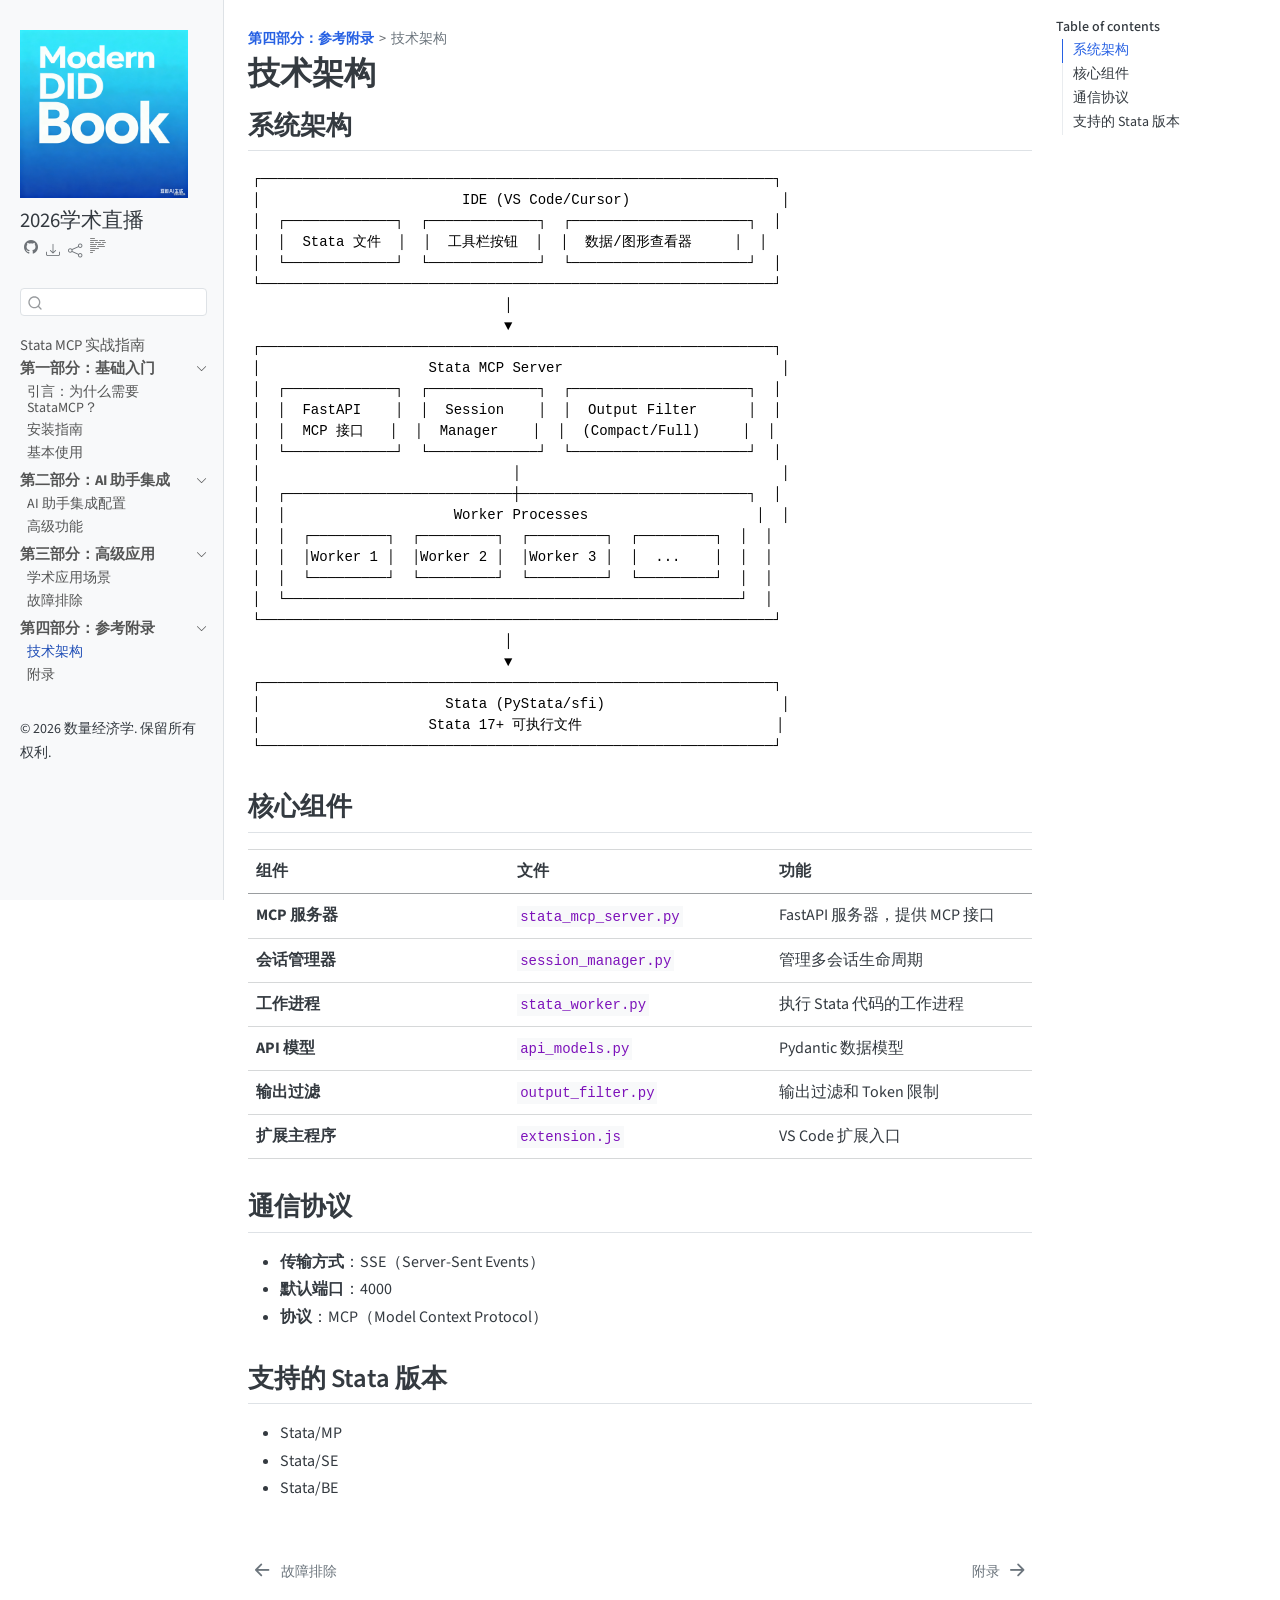
<file: _book/technical-architecture.html>
<!DOCTYPE html>
<html xmlns="http://www.w3.org/1999/xhtml" lang="en" xml:lang="en"><head>

<meta charset="utf-8">
<meta name="generator" content="quarto-1.7.32">

<meta name="viewport" content="width=device-width, initial-scale=1.0, user-scalable=yes">

<meta name="description" content="本讲义系统介绍了 Stata MCP 的安装、配置与高级应用，AI 赋能 Stata 学术研究">

<title>技术架构 – Stata MCP 实战指南</title>
<style>
code{white-space: pre-wrap;}
span.smallcaps{font-variant: small-caps;}
div.columns{display: flex; gap: min(4vw, 1.5em);}
div.column{flex: auto; overflow-x: auto;}
div.hanging-indent{margin-left: 1.5em; text-indent: -1.5em;}
ul.task-list{list-style: none;}
ul.task-list li input[type="checkbox"] {
  width: 0.8em;
  margin: 0 0.8em 0.2em -1em; /* quarto-specific, see https://github.com/quarto-dev/quarto-cli/issues/4556 */ 
  vertical-align: middle;
}
</style>


<script src="site_libs/quarto-nav/quarto-nav.js"></script>
<script src="site_libs/quarto-nav/headroom.min.js"></script>
<script src="site_libs/clipboard/clipboard.min.js"></script>
<script src="site_libs/quarto-search/autocomplete.umd.js"></script>
<script src="site_libs/quarto-search/fuse.min.js"></script>
<script src="site_libs/quarto-search/quarto-search.js"></script>
<meta name="quarto:offset" content="./">
<link href="./appendix.html" rel="next">
<link href="./troubleshooting.html" rel="prev">
<link href="./images/favicon.ico" rel="icon">
<script src="site_libs/quarto-html/quarto.js" type="module"></script>
<script src="site_libs/quarto-html/tabsets/tabsets.js" type="module"></script>
<script src="site_libs/quarto-html/popper.min.js"></script>
<script src="site_libs/quarto-html/tippy.umd.min.js"></script>
<script src="site_libs/quarto-html/anchor.min.js"></script>
<link href="site_libs/quarto-html/tippy.css" rel="stylesheet">
<link href="site_libs/quarto-html/quarto-syntax-highlighting-c1f63da3e08f13bc72dc17e92cfd001d.css" rel="stylesheet" id="quarto-text-highlighting-styles">
<script src="site_libs/bootstrap/bootstrap.min.js"></script>
<link href="site_libs/bootstrap/bootstrap-icons.css" rel="stylesheet">
<link href="site_libs/bootstrap/bootstrap-e577fe248c722263fa52b57ce570e807.min.css" rel="stylesheet" append-hash="true" id="quarto-bootstrap" data-mode="light">
<script id="quarto-search-options" type="application/json">{
  "location": "sidebar",
  "copy-button": false,
  "collapse-after": 3,
  "panel-placement": "start",
  "type": "textbox",
  "limit": 50,
  "keyboard-shortcut": [
    "f",
    "/",
    "s"
  ],
  "show-item-context": false,
  "language": {
    "search-no-results-text": "No results",
    "search-matching-documents-text": "matching documents",
    "search-copy-link-title": "Copy link to search",
    "search-hide-matches-text": "Hide additional matches",
    "search-more-match-text": "more match in this document",
    "search-more-matches-text": "more matches in this document",
    "search-clear-button-title": "Clear",
    "search-text-placeholder": "",
    "search-detached-cancel-button-title": "Cancel",
    "search-submit-button-title": "Submit",
    "search-label": "Search"
  }
}</script>
<style>html{ scroll-behavior: smooth; }</style>


</head>

<body class="nav-sidebar docked quarto-light">

<div id="quarto-search-results"></div>
  <header id="quarto-header" class="headroom fixed-top">
  <nav class="quarto-secondary-nav">
    <div class="container-fluid d-flex">
      <button type="button" class="quarto-btn-toggle btn" data-bs-toggle="collapse" role="button" data-bs-target=".quarto-sidebar-collapse-item" aria-controls="quarto-sidebar" aria-expanded="false" aria-label="Toggle sidebar navigation" onclick="if (window.quartoToggleHeadroom) { window.quartoToggleHeadroom(); }">
        <i class="bi bi-layout-text-sidebar-reverse"></i>
      </button>
        <nav class="quarto-page-breadcrumbs" aria-label="breadcrumb"><ol class="breadcrumb"><li class="breadcrumb-item"><a href="./technical-architecture.html"><strong>第四部分：参考附录</strong></a></li><li class="breadcrumb-item"><a href="./technical-architecture.html"><span class="chapter-title">技术架构</span></a></li></ol></nav>
        <a class="flex-grow-1" role="navigation" data-bs-toggle="collapse" data-bs-target=".quarto-sidebar-collapse-item" aria-controls="quarto-sidebar" aria-expanded="false" aria-label="Toggle sidebar navigation" onclick="if (window.quartoToggleHeadroom) { window.quartoToggleHeadroom(); }">      
        </a>
      <button type="button" class="btn quarto-search-button" aria-label="Search" onclick="window.quartoOpenSearch();">
        <i class="bi bi-search"></i>
      </button>
    </div>
  </nav>
</header>
<!-- content -->
<div id="quarto-content" class="quarto-container page-columns page-rows-contents page-layout-article">
<!-- sidebar -->
  <nav id="quarto-sidebar" class="sidebar collapse collapse-horizontal quarto-sidebar-collapse-item sidebar-navigation docked overflow-auto">
    <div class="pt-lg-2 mt-2 text-left sidebar-header sidebar-header-stacked">
      <a href="https://www.aistata.cn/" class="sidebar-logo-link">
      <img src="./images/book-logo.png" alt="" class="sidebar-logo py-0 d-lg-inline d-none">
      </a>
    <div class="sidebar-title mb-0 py-0">
      <a href="./">2026学术直播</a> 
        <div class="sidebar-tools-main tools-wide">
    <a href="https://github.com/hanlulong/stata-mcp" title="" class="quarto-navigation-tool px-1" aria-label=""><i class="bi bi-github"></i></a>
    <div class="dropdown">
      <a href="" title="Download" id="quarto-navigation-tool-dropdown-0" class="quarto-navigation-tool dropdown-toggle px-1" data-bs-toggle="dropdown" aria-expanded="false" role="link" aria-label="Download"><i class="bi bi-download"></i></a>
      <ul class="dropdown-menu" aria-labelledby="quarto-navigation-tool-dropdown-0">
          <li>
            <a class="dropdown-item sidebar-tools-main-item" href="./Stata-MCP-实战指南.pdf">
              <i class="bi bi-file-pdf pe-1"></i>
            Download PDF
            </a>
          </li>
          <li>
            <a class="dropdown-item sidebar-tools-main-item" href="./Stata-MCP-实战指南.epub">
              <i class="bi bi-journal pe-1"></i>
            Download ePub
            </a>
          </li>
      </ul>
    </div>
    <div class="dropdown">
      <a href="" title="Share" id="quarto-navigation-tool-dropdown-1" class="quarto-navigation-tool dropdown-toggle px-1" data-bs-toggle="dropdown" aria-expanded="false" role="link" aria-label="Share"><i class="bi bi-share"></i></a>
      <ul class="dropdown-menu" aria-labelledby="quarto-navigation-tool-dropdown-1">
          <li>
            <a class="dropdown-item sidebar-tools-main-item" href="https://twitter.com/intent/tweet?url=|url|">
              <i class="bi bi-twitter pe-1"></i>
            Twitter
            </a>
          </li>
          <li>
            <a class="dropdown-item sidebar-tools-main-item" href="https://www.facebook.com/sharer/sharer.php?u=|url|">
              <i class="bi bi-facebook pe-1"></i>
            Facebook
            </a>
          </li>
      </ul>
    </div>
  <a href="" class="quarto-reader-toggle quarto-navigation-tool px-1" onclick="window.quartoToggleReader(); return false;" title="Toggle reader mode">
  <div class="quarto-reader-toggle-btn">
  <i class="bi"></i>
  </div>
</a>
</div>
    </div>
      </div>
        <div class="mt-2 flex-shrink-0 align-items-center">
        <div class="sidebar-search">
        <div id="quarto-search" class="" title="Search"></div>
        </div>
        </div>
    <div class="sidebar-menu-container"> 
    <ul class="list-unstyled mt-1">
        <li class="sidebar-item">
  <div class="sidebar-item-container"> 
  <a href="./index.html" class="sidebar-item-text sidebar-link"><span class="chapter-title">Stata MCP 实战指南</span></a>
  </div>
</li>
        <li class="sidebar-item sidebar-item-section">
      <div class="sidebar-item-container"> 
            <a class="sidebar-item-text sidebar-link text-start" data-bs-toggle="collapse" data-bs-target="#quarto-sidebar-section-1" role="navigation" aria-expanded="true">
 <span class="menu-text"><strong>第一部分：基础入门</strong></span></a>
          <a class="sidebar-item-toggle text-start" data-bs-toggle="collapse" data-bs-target="#quarto-sidebar-section-1" role="navigation" aria-expanded="true" aria-label="Toggle section">
            <i class="bi bi-chevron-right ms-2"></i>
          </a> 
      </div>
      <ul id="quarto-sidebar-section-1" class="collapse list-unstyled sidebar-section depth1 show">  
          <li class="sidebar-item">
  <div class="sidebar-item-container"> 
  <a href="./intro.html" class="sidebar-item-text sidebar-link"><span class="chapter-title">引言：为什么需要 StataMCP？</span></a>
  </div>
</li>
          <li class="sidebar-item">
  <div class="sidebar-item-container"> 
  <a href="./install.html" class="sidebar-item-text sidebar-link"><span class="chapter-title">安装指南</span></a>
  </div>
</li>
          <li class="sidebar-item">
  <div class="sidebar-item-container"> 
  <a href="./basic-usage.html" class="sidebar-item-text sidebar-link"><span class="chapter-title">基本使用</span></a>
  </div>
</li>
      </ul>
  </li>
        <li class="sidebar-item sidebar-item-section">
      <div class="sidebar-item-container"> 
            <a class="sidebar-item-text sidebar-link text-start" data-bs-toggle="collapse" data-bs-target="#quarto-sidebar-section-2" role="navigation" aria-expanded="true">
 <span class="menu-text"><strong>第二部分：AI 助手集成</strong></span></a>
          <a class="sidebar-item-toggle text-start" data-bs-toggle="collapse" data-bs-target="#quarto-sidebar-section-2" role="navigation" aria-expanded="true" aria-label="Toggle section">
            <i class="bi bi-chevron-right ms-2"></i>
          </a> 
      </div>
      <ul id="quarto-sidebar-section-2" class="collapse list-unstyled sidebar-section depth1 show">  
          <li class="sidebar-item">
  <div class="sidebar-item-container"> 
  <a href="./ai-setup.html" class="sidebar-item-text sidebar-link"><span class="chapter-title">AI 助手集成配置</span></a>
  </div>
</li>
          <li class="sidebar-item">
  <div class="sidebar-item-container"> 
  <a href="./advanced-features.html" class="sidebar-item-text sidebar-link"><span class="chapter-title">高级功能</span></a>
  </div>
</li>
      </ul>
  </li>
        <li class="sidebar-item sidebar-item-section">
      <div class="sidebar-item-container"> 
            <a class="sidebar-item-text sidebar-link text-start" data-bs-toggle="collapse" data-bs-target="#quarto-sidebar-section-3" role="navigation" aria-expanded="true">
 <span class="menu-text"><strong>第三部分：高级应用</strong></span></a>
          <a class="sidebar-item-toggle text-start" data-bs-toggle="collapse" data-bs-target="#quarto-sidebar-section-3" role="navigation" aria-expanded="true" aria-label="Toggle section">
            <i class="bi bi-chevron-right ms-2"></i>
          </a> 
      </div>
      <ul id="quarto-sidebar-section-3" class="collapse list-unstyled sidebar-section depth1 show">  
          <li class="sidebar-item">
  <div class="sidebar-item-container"> 
  <a href="./academic-applications.html" class="sidebar-item-text sidebar-link"><span class="chapter-title">学术应用场景</span></a>
  </div>
</li>
          <li class="sidebar-item">
  <div class="sidebar-item-container"> 
  <a href="./troubleshooting.html" class="sidebar-item-text sidebar-link"><span class="chapter-title">故障排除</span></a>
  </div>
</li>
      </ul>
  </li>
        <li class="sidebar-item sidebar-item-section">
      <div class="sidebar-item-container"> 
            <a class="sidebar-item-text sidebar-link text-start" data-bs-toggle="collapse" data-bs-target="#quarto-sidebar-section-4" role="navigation" aria-expanded="true">
 <span class="menu-text"><strong>第四部分：参考附录</strong></span></a>
          <a class="sidebar-item-toggle text-start" data-bs-toggle="collapse" data-bs-target="#quarto-sidebar-section-4" role="navigation" aria-expanded="true" aria-label="Toggle section">
            <i class="bi bi-chevron-right ms-2"></i>
          </a> 
      </div>
      <ul id="quarto-sidebar-section-4" class="collapse list-unstyled sidebar-section depth1 show">  
          <li class="sidebar-item">
  <div class="sidebar-item-container"> 
  <a href="./technical-architecture.html" class="sidebar-item-text sidebar-link active"><span class="chapter-title">技术架构</span></a>
  </div>
</li>
          <li class="sidebar-item">
  <div class="sidebar-item-container"> 
  <a href="./appendix.html" class="sidebar-item-text sidebar-link"><span class="chapter-title">附录</span></a>
  </div>
</li>
      </ul>
  </li>
    </ul>
    </div>
<div class="quarto-sidebar-footer"><div class="sidebar-footer-item">
<p>© 2026 数量经济学. 保留所有权利.</p>
</div></div></nav>
<div id="quarto-sidebar-glass" class="quarto-sidebar-collapse-item" data-bs-toggle="collapse" data-bs-target=".quarto-sidebar-collapse-item"></div>
<!-- margin-sidebar -->
    <div id="quarto-margin-sidebar" class="sidebar margin-sidebar">
        <nav id="TOC" role="doc-toc" class="toc-active">
    <h2 id="toc-title">Table of contents</h2>
   
  <ul>
  <li><a href="#系统架构" id="toc-系统架构" class="nav-link active" data-scroll-target="#系统架构">系统架构</a></li>
  <li><a href="#核心组件" id="toc-核心组件" class="nav-link" data-scroll-target="#核心组件">核心组件</a></li>
  <li><a href="#通信协议" id="toc-通信协议" class="nav-link" data-scroll-target="#通信协议">通信协议</a></li>
  <li><a href="#支持的-stata-版本" id="toc-支持的-stata-版本" class="nav-link" data-scroll-target="#支持的-stata-版本">支持的 Stata 版本</a></li>
  </ul>
</nav>
    </div>
<!-- main -->
<main class="content" id="quarto-document-content">

<header id="title-block-header" class="quarto-title-block default"><nav class="quarto-page-breadcrumbs quarto-title-breadcrumbs d-none d-lg-block" aria-label="breadcrumb"><ol class="breadcrumb"><li class="breadcrumb-item"><a href="./technical-architecture.html"><strong>第四部分：参考附录</strong></a></li><li class="breadcrumb-item"><a href="./technical-architecture.html"><span class="chapter-title">技术架构</span></a></li></ol></nav>
<div class="quarto-title">
<h1 class="title"><span class="chapter-title">技术架构</span></h1>
</div>



<div class="quarto-title-meta">

    
  
    
  </div>
  


</header>


<section id="系统架构" class="level2">
<h2 class="anchored" data-anchor-id="系统架构">系统架构</h2>
<pre><code>┌─────────────────────────────────────────────────────────────┐
│                        IDE (VS Code/Cursor)                  │
│  ┌─────────────┐  ┌─────────────┐  ┌─────────────────────┐  │
│  │  Stata 文件  │  │  工具栏按钮  │  │  数据/图形查看器     │  │
│  └─────────────┘  └─────────────┘  └─────────────────────┘  │
└─────────────────────────────────────────────────────────────┘
                              │
                              ▼
┌─────────────────────────────────────────────────────────────┐
│                    Stata MCP Server                          │
│  ┌─────────────┐  ┌─────────────┐  ┌─────────────────────┐  │
│  │  FastAPI    │  │  Session    │  │  Output Filter      │  │
│  │  MCP 接口   │  │  Manager    │  │  (Compact/Full)     │  │
│  └─────────────┘  └─────────────┘  └─────────────────────┘  │
│                              │                               │
│  ┌───────────────────────────┼───────────────────────────┐  │
│  │                    Worker Processes                    │  │
│  │  ┌─────────┐  ┌─────────┐  ┌─────────┐  ┌─────────┐  │  │
│  │  │Worker 1 │  │Worker 2 │  │Worker 3 │  │  ...    │  │  │
│  │  └─────────┘  └─────────┘  └─────────┘  └─────────┘  │  │
│  └──────────────────────────────────────────────────────┘  │
└─────────────────────────────────────────────────────────────┘
                              │
                              ▼
┌─────────────────────────────────────────────────────────────┐
│                      Stata (PyStata/sfi)                     │
│                    Stata 17+ 可执行文件                       │
└─────────────────────────────────────────────────────────────┘</code></pre>
</section>
<section id="核心组件" class="level2">
<h2 class="anchored" data-anchor-id="核心组件">核心组件</h2>
<table class="caption-top table">
<colgroup>
<col style="width: 33%">
<col style="width: 33%">
<col style="width: 33%">
</colgroup>
<thead>
<tr class="header">
<th>组件</th>
<th>文件</th>
<th>功能</th>
</tr>
</thead>
<tbody>
<tr class="odd">
<td><strong>MCP 服务器</strong></td>
<td><code>stata_mcp_server.py</code></td>
<td>FastAPI 服务器，提供 MCP 接口</td>
</tr>
<tr class="even">
<td><strong>会话管理器</strong></td>
<td><code>session_manager.py</code></td>
<td>管理多会话生命周期</td>
</tr>
<tr class="odd">
<td><strong>工作进程</strong></td>
<td><code>stata_worker.py</code></td>
<td>执行 Stata 代码的工作进程</td>
</tr>
<tr class="even">
<td><strong>API 模型</strong></td>
<td><code>api_models.py</code></td>
<td>Pydantic 数据模型</td>
</tr>
<tr class="odd">
<td><strong>输出过滤</strong></td>
<td><code>output_filter.py</code></td>
<td>输出过滤和 Token 限制</td>
</tr>
<tr class="even">
<td><strong>扩展主程序</strong></td>
<td><code>extension.js</code></td>
<td>VS Code 扩展入口</td>
</tr>
</tbody>
</table>
</section>
<section id="通信协议" class="level2">
<h2 class="anchored" data-anchor-id="通信协议">通信协议</h2>
<ul>
<li><strong>传输方式</strong>：SSE（Server-Sent Events）</li>
<li><strong>默认端口</strong>：4000</li>
<li><strong>协议</strong>：MCP（Model Context Protocol）</li>
</ul>
</section>
<section id="支持的-stata-版本" class="level2">
<h2 class="anchored" data-anchor-id="支持的-stata-版本">支持的 Stata 版本</h2>
<ul>
<li>Stata/MP</li>
<li>Stata/SE</li>
<li>Stata/BE</li>
</ul>


</section>

</main> <!-- /main -->
<script id="quarto-html-after-body" type="application/javascript">
  window.document.addEventListener("DOMContentLoaded", function (event) {
    const icon = "";
    const anchorJS = new window.AnchorJS();
    anchorJS.options = {
      placement: 'right',
      icon: icon
    };
    anchorJS.add('.anchored');
    const isCodeAnnotation = (el) => {
      for (const clz of el.classList) {
        if (clz.startsWith('code-annotation-')) {                     
          return true;
        }
      }
      return false;
    }
    const onCopySuccess = function(e) {
      // button target
      const button = e.trigger;
      // don't keep focus
      button.blur();
      // flash "checked"
      button.classList.add('code-copy-button-checked');
      var currentTitle = button.getAttribute("title");
      button.setAttribute("title", "Copied!");
      let tooltip;
      if (window.bootstrap) {
        button.setAttribute("data-bs-toggle", "tooltip");
        button.setAttribute("data-bs-placement", "left");
        button.setAttribute("data-bs-title", "Copied!");
        tooltip = new bootstrap.Tooltip(button, 
          { trigger: "manual", 
            customClass: "code-copy-button-tooltip",
            offset: [0, -8]});
        tooltip.show();    
      }
      setTimeout(function() {
        if (tooltip) {
          tooltip.hide();
          button.removeAttribute("data-bs-title");
          button.removeAttribute("data-bs-toggle");
          button.removeAttribute("data-bs-placement");
        }
        button.setAttribute("title", currentTitle);
        button.classList.remove('code-copy-button-checked');
      }, 1000);
      // clear code selection
      e.clearSelection();
    }
    const getTextToCopy = function(trigger) {
        const codeEl = trigger.previousElementSibling.cloneNode(true);
        for (const childEl of codeEl.children) {
          if (isCodeAnnotation(childEl)) {
            childEl.remove();
          }
        }
        return codeEl.innerText;
    }
    const clipboard = new window.ClipboardJS('.code-copy-button:not([data-in-quarto-modal])', {
      text: getTextToCopy
    });
    clipboard.on('success', onCopySuccess);
    if (window.document.getElementById('quarto-embedded-source-code-modal')) {
      const clipboardModal = new window.ClipboardJS('.code-copy-button[data-in-quarto-modal]', {
        text: getTextToCopy,
        container: window.document.getElementById('quarto-embedded-source-code-modal')
      });
      clipboardModal.on('success', onCopySuccess);
    }
      var localhostRegex = new RegExp(/^(?:http|https):\/\/localhost\:?[0-9]*\//);
      var mailtoRegex = new RegExp(/^mailto:/);
        var filterRegex = new RegExp("https:\/\/www\.aistata\.cn\/");
      var isInternal = (href) => {
          return filterRegex.test(href) || localhostRegex.test(href) || mailtoRegex.test(href);
      }
      // Inspect non-navigation links and adorn them if external
     var links = window.document.querySelectorAll('a[href]:not(.nav-link):not(.navbar-brand):not(.toc-action):not(.sidebar-link):not(.sidebar-item-toggle):not(.pagination-link):not(.no-external):not([aria-hidden]):not(.dropdown-item):not(.quarto-navigation-tool):not(.about-link)');
      for (var i=0; i<links.length; i++) {
        const link = links[i];
        if (!isInternal(link.href)) {
          // undo the damage that might have been done by quarto-nav.js in the case of
          // links that we want to consider external
          if (link.dataset.originalHref !== undefined) {
            link.href = link.dataset.originalHref;
          }
            // target, if specified
            link.setAttribute("target", "_blank");
            if (link.getAttribute("rel") === null) {
              link.setAttribute("rel", "noopener");
            }
        }
      }
    function tippyHover(el, contentFn, onTriggerFn, onUntriggerFn) {
      const config = {
        allowHTML: true,
        maxWidth: 500,
        delay: 100,
        arrow: false,
        appendTo: function(el) {
            return el.parentElement;
        },
        interactive: true,
        interactiveBorder: 10,
        theme: 'quarto',
        placement: 'bottom-start',
      };
      if (contentFn) {
        config.content = contentFn;
      }
      if (onTriggerFn) {
        config.onTrigger = onTriggerFn;
      }
      if (onUntriggerFn) {
        config.onUntrigger = onUntriggerFn;
      }
      window.tippy(el, config); 
    }
    const noterefs = window.document.querySelectorAll('a[role="doc-noteref"]');
    for (var i=0; i<noterefs.length; i++) {
      const ref = noterefs[i];
      tippyHover(ref, function() {
        // use id or data attribute instead here
        let href = ref.getAttribute('data-footnote-href') || ref.getAttribute('href');
        try { href = new URL(href).hash; } catch {}
        const id = href.replace(/^#\/?/, "");
        const note = window.document.getElementById(id);
        if (note) {
          return note.innerHTML;
        } else {
          return "";
        }
      });
    }
    const xrefs = window.document.querySelectorAll('a.quarto-xref');
    const processXRef = (id, note) => {
      // Strip column container classes
      const stripColumnClz = (el) => {
        el.classList.remove("page-full", "page-columns");
        if (el.children) {
          for (const child of el.children) {
            stripColumnClz(child);
          }
        }
      }
      stripColumnClz(note)
      if (id === null || id.startsWith('sec-')) {
        // Special case sections, only their first couple elements
        const container = document.createElement("div");
        if (note.children && note.children.length > 2) {
          container.appendChild(note.children[0].cloneNode(true));
          for (let i = 1; i < note.children.length; i++) {
            const child = note.children[i];
            if (child.tagName === "P" && child.innerText === "") {
              continue;
            } else {
              container.appendChild(child.cloneNode(true));
              break;
            }
          }
          if (window.Quarto?.typesetMath) {
            window.Quarto.typesetMath(container);
          }
          return container.innerHTML
        } else {
          if (window.Quarto?.typesetMath) {
            window.Quarto.typesetMath(note);
          }
          return note.innerHTML;
        }
      } else {
        // Remove any anchor links if they are present
        const anchorLink = note.querySelector('a.anchorjs-link');
        if (anchorLink) {
          anchorLink.remove();
        }
        if (window.Quarto?.typesetMath) {
          window.Quarto.typesetMath(note);
        }
        if (note.classList.contains("callout")) {
          return note.outerHTML;
        } else {
          return note.innerHTML;
        }
      }
    }
    for (var i=0; i<xrefs.length; i++) {
      const xref = xrefs[i];
      tippyHover(xref, undefined, function(instance) {
        instance.disable();
        let url = xref.getAttribute('href');
        let hash = undefined; 
        if (url.startsWith('#')) {
          hash = url;
        } else {
          try { hash = new URL(url).hash; } catch {}
        }
        if (hash) {
          const id = hash.replace(/^#\/?/, "");
          const note = window.document.getElementById(id);
          if (note !== null) {
            try {
              const html = processXRef(id, note.cloneNode(true));
              instance.setContent(html);
            } finally {
              instance.enable();
              instance.show();
            }
          } else {
            // See if we can fetch this
            fetch(url.split('#')[0])
            .then(res => res.text())
            .then(html => {
              const parser = new DOMParser();
              const htmlDoc = parser.parseFromString(html, "text/html");
              const note = htmlDoc.getElementById(id);
              if (note !== null) {
                const html = processXRef(id, note);
                instance.setContent(html);
              } 
            }).finally(() => {
              instance.enable();
              instance.show();
            });
          }
        } else {
          // See if we can fetch a full url (with no hash to target)
          // This is a special case and we should probably do some content thinning / targeting
          fetch(url)
          .then(res => res.text())
          .then(html => {
            const parser = new DOMParser();
            const htmlDoc = parser.parseFromString(html, "text/html");
            const note = htmlDoc.querySelector('main.content');
            if (note !== null) {
              // This should only happen for chapter cross references
              // (since there is no id in the URL)
              // remove the first header
              if (note.children.length > 0 && note.children[0].tagName === "HEADER") {
                note.children[0].remove();
              }
              const html = processXRef(null, note);
              instance.setContent(html);
            } 
          }).finally(() => {
            instance.enable();
            instance.show();
          });
        }
      }, function(instance) {
      });
    }
        let selectedAnnoteEl;
        const selectorForAnnotation = ( cell, annotation) => {
          let cellAttr = 'data-code-cell="' + cell + '"';
          let lineAttr = 'data-code-annotation="' +  annotation + '"';
          const selector = 'span[' + cellAttr + '][' + lineAttr + ']';
          return selector;
        }
        const selectCodeLines = (annoteEl) => {
          const doc = window.document;
          const targetCell = annoteEl.getAttribute("data-target-cell");
          const targetAnnotation = annoteEl.getAttribute("data-target-annotation");
          const annoteSpan = window.document.querySelector(selectorForAnnotation(targetCell, targetAnnotation));
          const lines = annoteSpan.getAttribute("data-code-lines").split(",");
          const lineIds = lines.map((line) => {
            return targetCell + "-" + line;
          })
          let top = null;
          let height = null;
          let parent = null;
          if (lineIds.length > 0) {
              //compute the position of the single el (top and bottom and make a div)
              const el = window.document.getElementById(lineIds[0]);
              top = el.offsetTop;
              height = el.offsetHeight;
              parent = el.parentElement.parentElement;
            if (lineIds.length > 1) {
              const lastEl = window.document.getElementById(lineIds[lineIds.length - 1]);
              const bottom = lastEl.offsetTop + lastEl.offsetHeight;
              height = bottom - top;
            }
            if (top !== null && height !== null && parent !== null) {
              // cook up a div (if necessary) and position it 
              let div = window.document.getElementById("code-annotation-line-highlight");
              if (div === null) {
                div = window.document.createElement("div");
                div.setAttribute("id", "code-annotation-line-highlight");
                div.style.position = 'absolute';
                parent.appendChild(div);
              }
              div.style.top = top - 2 + "px";
              div.style.height = height + 4 + "px";
              div.style.left = 0;
              let gutterDiv = window.document.getElementById("code-annotation-line-highlight-gutter");
              if (gutterDiv === null) {
                gutterDiv = window.document.createElement("div");
                gutterDiv.setAttribute("id", "code-annotation-line-highlight-gutter");
                gutterDiv.style.position = 'absolute';
                const codeCell = window.document.getElementById(targetCell);
                const gutter = codeCell.querySelector('.code-annotation-gutter');
                gutter.appendChild(gutterDiv);
              }
              gutterDiv.style.top = top - 2 + "px";
              gutterDiv.style.height = height + 4 + "px";
            }
            selectedAnnoteEl = annoteEl;
          }
        };
        const unselectCodeLines = () => {
          const elementsIds = ["code-annotation-line-highlight", "code-annotation-line-highlight-gutter"];
          elementsIds.forEach((elId) => {
            const div = window.document.getElementById(elId);
            if (div) {
              div.remove();
            }
          });
          selectedAnnoteEl = undefined;
        };
          // Handle positioning of the toggle
      window.addEventListener(
        "resize",
        throttle(() => {
          elRect = undefined;
          if (selectedAnnoteEl) {
            selectCodeLines(selectedAnnoteEl);
          }
        }, 10)
      );
      function throttle(fn, ms) {
      let throttle = false;
      let timer;
        return (...args) => {
          if(!throttle) { // first call gets through
              fn.apply(this, args);
              throttle = true;
          } else { // all the others get throttled
              if(timer) clearTimeout(timer); // cancel #2
              timer = setTimeout(() => {
                fn.apply(this, args);
                timer = throttle = false;
              }, ms);
          }
        };
      }
        // Attach click handler to the DT
        const annoteDls = window.document.querySelectorAll('dt[data-target-cell]');
        for (const annoteDlNode of annoteDls) {
          annoteDlNode.addEventListener('click', (event) => {
            const clickedEl = event.target;
            if (clickedEl !== selectedAnnoteEl) {
              unselectCodeLines();
              const activeEl = window.document.querySelector('dt[data-target-cell].code-annotation-active');
              if (activeEl) {
                activeEl.classList.remove('code-annotation-active');
              }
              selectCodeLines(clickedEl);
              clickedEl.classList.add('code-annotation-active');
            } else {
              // Unselect the line
              unselectCodeLines();
              clickedEl.classList.remove('code-annotation-active');
            }
          });
        }
    const findCites = (el) => {
      const parentEl = el.parentElement;
      if (parentEl) {
        const cites = parentEl.dataset.cites;
        if (cites) {
          return {
            el,
            cites: cites.split(' ')
          };
        } else {
          return findCites(el.parentElement)
        }
      } else {
        return undefined;
      }
    };
    var bibliorefs = window.document.querySelectorAll('a[role="doc-biblioref"]');
    for (var i=0; i<bibliorefs.length; i++) {
      const ref = bibliorefs[i];
      const citeInfo = findCites(ref);
      if (citeInfo) {
        tippyHover(citeInfo.el, function() {
          var popup = window.document.createElement('div');
          citeInfo.cites.forEach(function(cite) {
            var citeDiv = window.document.createElement('div');
            citeDiv.classList.add('hanging-indent');
            citeDiv.classList.add('csl-entry');
            var biblioDiv = window.document.getElementById('ref-' + cite);
            if (biblioDiv) {
              citeDiv.innerHTML = biblioDiv.innerHTML;
            }
            popup.appendChild(citeDiv);
          });
          return popup.innerHTML;
        });
      }
    }
  });
  </script>
<nav class="page-navigation">
  <div class="nav-page nav-page-previous">
      <a href="./troubleshooting.html" class="pagination-link" aria-label="故障排除">
        <i class="bi bi-arrow-left-short"></i> <span class="nav-page-text"><span class="chapter-title">故障排除</span></span>
      </a>          
  </div>
  <div class="nav-page nav-page-next">
      <a href="./appendix.html" class="pagination-link" aria-label="附录">
        <span class="nav-page-text"><span class="chapter-title">附录</span></span> <i class="bi bi-arrow-right-short"></i>
      </a>
  </div>
</nav>
</div> <!-- /content -->




<script src="site_libs/quarto-html/zenscroll-min.js"></script>
</body></html>
</file>
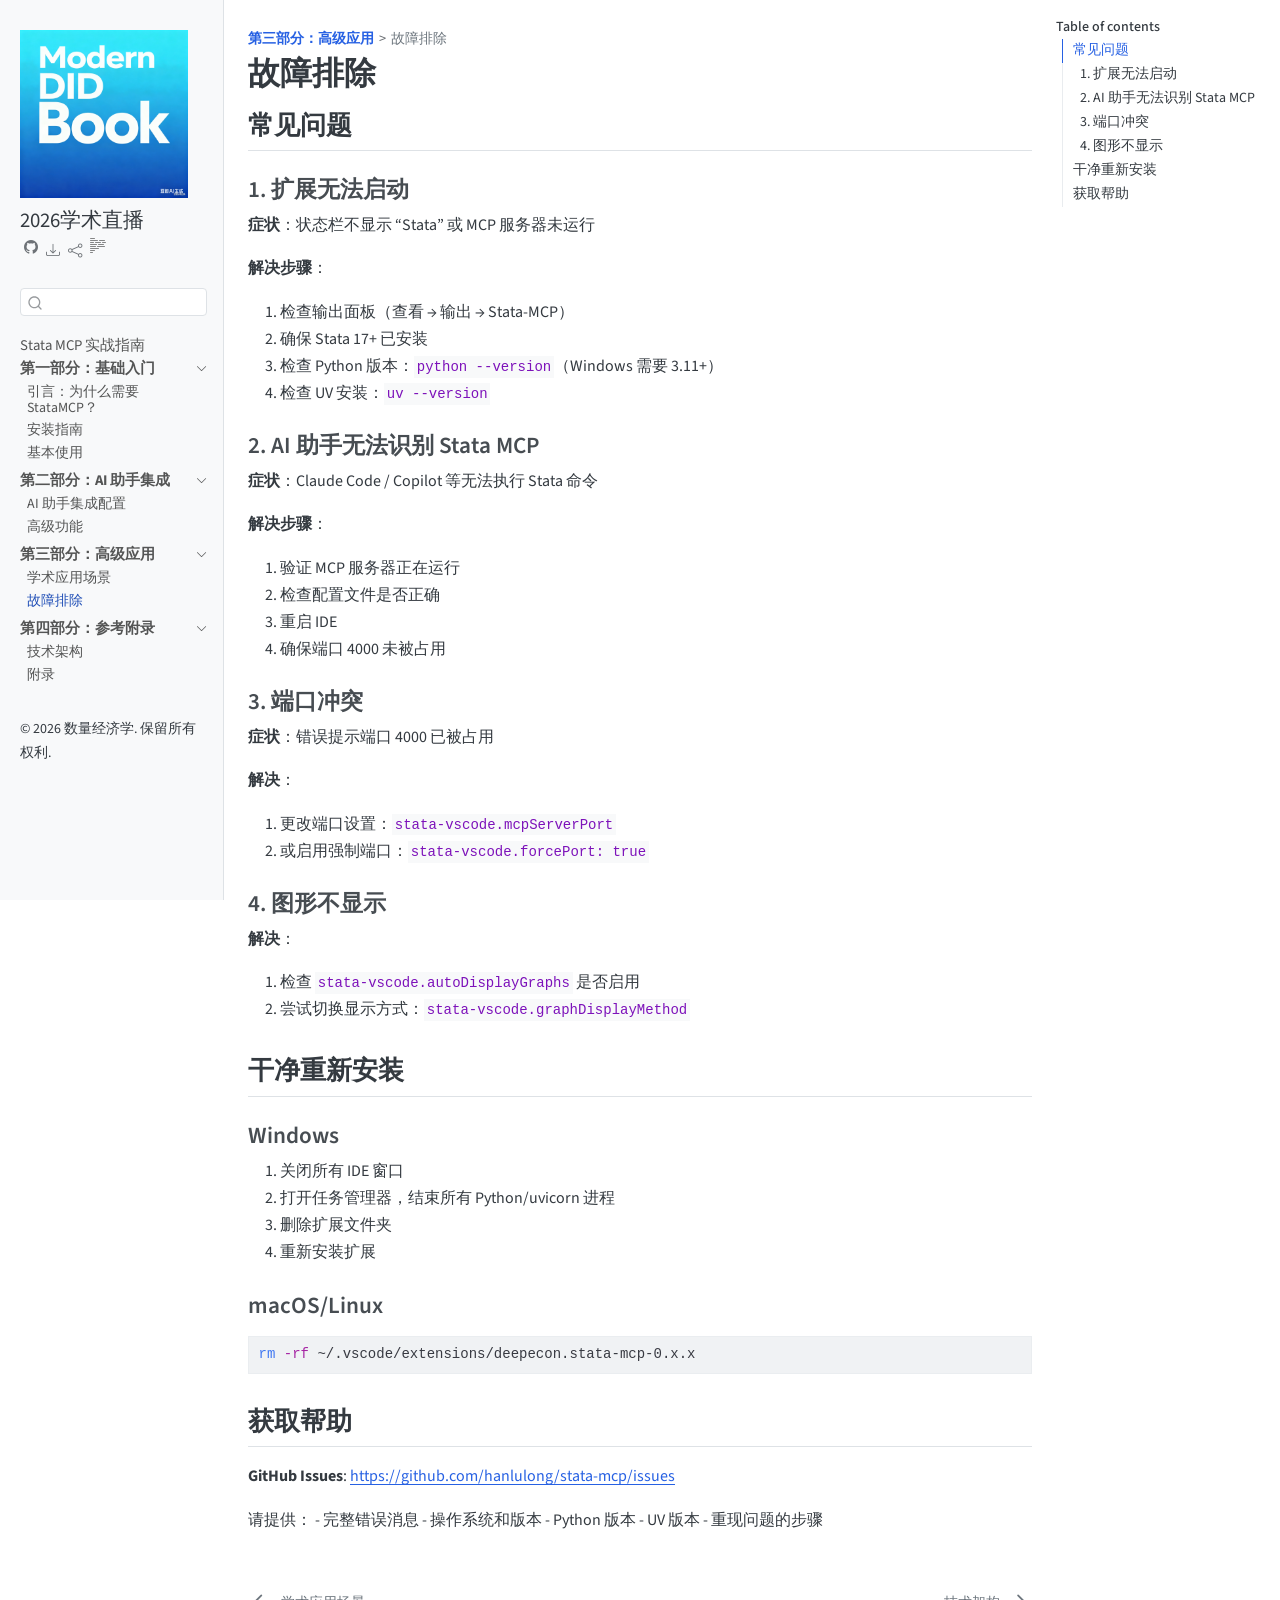
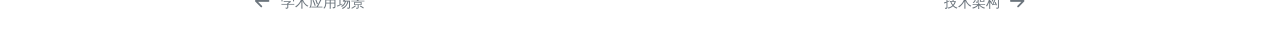
<file: _book/troubleshooting.html>
<!DOCTYPE html>
<html xmlns="http://www.w3.org/1999/xhtml" lang="en" xml:lang="en"><head>

<meta charset="utf-8">
<meta name="generator" content="quarto-1.7.32">

<meta name="viewport" content="width=device-width, initial-scale=1.0, user-scalable=yes">

<meta name="description" content="本讲义系统介绍了 Stata MCP 的安装、配置与高级应用，AI 赋能 Stata 学术研究">

<title>故障排除 – Stata MCP 实战指南</title>
<style>
code{white-space: pre-wrap;}
span.smallcaps{font-variant: small-caps;}
div.columns{display: flex; gap: min(4vw, 1.5em);}
div.column{flex: auto; overflow-x: auto;}
div.hanging-indent{margin-left: 1.5em; text-indent: -1.5em;}
ul.task-list{list-style: none;}
ul.task-list li input[type="checkbox"] {
  width: 0.8em;
  margin: 0 0.8em 0.2em -1em; /* quarto-specific, see https://github.com/quarto-dev/quarto-cli/issues/4556 */ 
  vertical-align: middle;
}
/* CSS for syntax highlighting */
html { -webkit-text-size-adjust: 100%; }
pre > code.sourceCode { white-space: pre; position: relative; }
pre > code.sourceCode > span { display: inline-block; line-height: 1.25; }
pre > code.sourceCode > span:empty { height: 1.2em; }
.sourceCode { overflow: visible; }
code.sourceCode > span { color: inherit; text-decoration: inherit; }
div.sourceCode { margin: 1em 0; }
pre.sourceCode { margin: 0; }
@media screen {
div.sourceCode { overflow: auto; }
}
@media print {
pre > code.sourceCode { white-space: pre-wrap; }
pre > code.sourceCode > span { text-indent: -5em; padding-left: 5em; }
}
pre.numberSource code
  { counter-reset: source-line 0; }
pre.numberSource code > span
  { position: relative; left: -4em; counter-increment: source-line; }
pre.numberSource code > span > a:first-child::before
  { content: counter(source-line);
    position: relative; left: -1em; text-align: right; vertical-align: baseline;
    border: none; display: inline-block;
    -webkit-touch-callout: none; -webkit-user-select: none;
    -khtml-user-select: none; -moz-user-select: none;
    -ms-user-select: none; user-select: none;
    padding: 0 4px; width: 4em;
  }
pre.numberSource { margin-left: 3em;  padding-left: 4px; }
div.sourceCode
  {   }
@media screen {
pre > code.sourceCode > span > a:first-child::before { text-decoration: underline; }
}
</style>


<script src="site_libs/quarto-nav/quarto-nav.js"></script>
<script src="site_libs/quarto-nav/headroom.min.js"></script>
<script src="site_libs/clipboard/clipboard.min.js"></script>
<script src="site_libs/quarto-search/autocomplete.umd.js"></script>
<script src="site_libs/quarto-search/fuse.min.js"></script>
<script src="site_libs/quarto-search/quarto-search.js"></script>
<meta name="quarto:offset" content="./">
<link href="./technical-architecture.html" rel="next">
<link href="./academic-applications.html" rel="prev">
<link href="./images/favicon.ico" rel="icon">
<script src="site_libs/quarto-html/quarto.js" type="module"></script>
<script src="site_libs/quarto-html/tabsets/tabsets.js" type="module"></script>
<script src="site_libs/quarto-html/popper.min.js"></script>
<script src="site_libs/quarto-html/tippy.umd.min.js"></script>
<script src="site_libs/quarto-html/anchor.min.js"></script>
<link href="site_libs/quarto-html/tippy.css" rel="stylesheet">
<link href="site_libs/quarto-html/quarto-syntax-highlighting-c1f63da3e08f13bc72dc17e92cfd001d.css" rel="stylesheet" id="quarto-text-highlighting-styles">
<script src="site_libs/bootstrap/bootstrap.min.js"></script>
<link href="site_libs/bootstrap/bootstrap-icons.css" rel="stylesheet">
<link href="site_libs/bootstrap/bootstrap-e577fe248c722263fa52b57ce570e807.min.css" rel="stylesheet" append-hash="true" id="quarto-bootstrap" data-mode="light">
<script id="quarto-search-options" type="application/json">{
  "location": "sidebar",
  "copy-button": false,
  "collapse-after": 3,
  "panel-placement": "start",
  "type": "textbox",
  "limit": 50,
  "keyboard-shortcut": [
    "f",
    "/",
    "s"
  ],
  "show-item-context": false,
  "language": {
    "search-no-results-text": "No results",
    "search-matching-documents-text": "matching documents",
    "search-copy-link-title": "Copy link to search",
    "search-hide-matches-text": "Hide additional matches",
    "search-more-match-text": "more match in this document",
    "search-more-matches-text": "more matches in this document",
    "search-clear-button-title": "Clear",
    "search-text-placeholder": "",
    "search-detached-cancel-button-title": "Cancel",
    "search-submit-button-title": "Submit",
    "search-label": "Search"
  }
}</script>
<style>html{ scroll-behavior: smooth; }</style>


</head>

<body class="nav-sidebar docked quarto-light">

<div id="quarto-search-results"></div>
  <header id="quarto-header" class="headroom fixed-top">
  <nav class="quarto-secondary-nav">
    <div class="container-fluid d-flex">
      <button type="button" class="quarto-btn-toggle btn" data-bs-toggle="collapse" role="button" data-bs-target=".quarto-sidebar-collapse-item" aria-controls="quarto-sidebar" aria-expanded="false" aria-label="Toggle sidebar navigation" onclick="if (window.quartoToggleHeadroom) { window.quartoToggleHeadroom(); }">
        <i class="bi bi-layout-text-sidebar-reverse"></i>
      </button>
        <nav class="quarto-page-breadcrumbs" aria-label="breadcrumb"><ol class="breadcrumb"><li class="breadcrumb-item"><a href="./academic-applications.html"><strong>第三部分：高级应用</strong></a></li><li class="breadcrumb-item"><a href="./troubleshooting.html"><span class="chapter-title">故障排除</span></a></li></ol></nav>
        <a class="flex-grow-1" role="navigation" data-bs-toggle="collapse" data-bs-target=".quarto-sidebar-collapse-item" aria-controls="quarto-sidebar" aria-expanded="false" aria-label="Toggle sidebar navigation" onclick="if (window.quartoToggleHeadroom) { window.quartoToggleHeadroom(); }">      
        </a>
      <button type="button" class="btn quarto-search-button" aria-label="Search" onclick="window.quartoOpenSearch();">
        <i class="bi bi-search"></i>
      </button>
    </div>
  </nav>
</header>
<!-- content -->
<div id="quarto-content" class="quarto-container page-columns page-rows-contents page-layout-article">
<!-- sidebar -->
  <nav id="quarto-sidebar" class="sidebar collapse collapse-horizontal quarto-sidebar-collapse-item sidebar-navigation docked overflow-auto">
    <div class="pt-lg-2 mt-2 text-left sidebar-header sidebar-header-stacked">
      <a href="https://www.aistata.cn/" class="sidebar-logo-link">
      <img src="./images/book-logo.png" alt="" class="sidebar-logo py-0 d-lg-inline d-none">
      </a>
    <div class="sidebar-title mb-0 py-0">
      <a href="./">2026学术直播</a> 
        <div class="sidebar-tools-main tools-wide">
    <a href="https://github.com/hanlulong/stata-mcp" title="" class="quarto-navigation-tool px-1" aria-label=""><i class="bi bi-github"></i></a>
    <div class="dropdown">
      <a href="" title="Download" id="quarto-navigation-tool-dropdown-0" class="quarto-navigation-tool dropdown-toggle px-1" data-bs-toggle="dropdown" aria-expanded="false" role="link" aria-label="Download"><i class="bi bi-download"></i></a>
      <ul class="dropdown-menu" aria-labelledby="quarto-navigation-tool-dropdown-0">
          <li>
            <a class="dropdown-item sidebar-tools-main-item" href="./Stata-MCP-实战指南.pdf">
              <i class="bi bi-file-pdf pe-1"></i>
            Download PDF
            </a>
          </li>
          <li>
            <a class="dropdown-item sidebar-tools-main-item" href="./Stata-MCP-实战指南.epub">
              <i class="bi bi-journal pe-1"></i>
            Download ePub
            </a>
          </li>
      </ul>
    </div>
    <div class="dropdown">
      <a href="" title="Share" id="quarto-navigation-tool-dropdown-1" class="quarto-navigation-tool dropdown-toggle px-1" data-bs-toggle="dropdown" aria-expanded="false" role="link" aria-label="Share"><i class="bi bi-share"></i></a>
      <ul class="dropdown-menu" aria-labelledby="quarto-navigation-tool-dropdown-1">
          <li>
            <a class="dropdown-item sidebar-tools-main-item" href="https://twitter.com/intent/tweet?url=|url|">
              <i class="bi bi-twitter pe-1"></i>
            Twitter
            </a>
          </li>
          <li>
            <a class="dropdown-item sidebar-tools-main-item" href="https://www.facebook.com/sharer/sharer.php?u=|url|">
              <i class="bi bi-facebook pe-1"></i>
            Facebook
            </a>
          </li>
      </ul>
    </div>
  <a href="" class="quarto-reader-toggle quarto-navigation-tool px-1" onclick="window.quartoToggleReader(); return false;" title="Toggle reader mode">
  <div class="quarto-reader-toggle-btn">
  <i class="bi"></i>
  </div>
</a>
</div>
    </div>
      </div>
        <div class="mt-2 flex-shrink-0 align-items-center">
        <div class="sidebar-search">
        <div id="quarto-search" class="" title="Search"></div>
        </div>
        </div>
    <div class="sidebar-menu-container"> 
    <ul class="list-unstyled mt-1">
        <li class="sidebar-item">
  <div class="sidebar-item-container"> 
  <a href="./index.html" class="sidebar-item-text sidebar-link"><span class="chapter-title">Stata MCP 实战指南</span></a>
  </div>
</li>
        <li class="sidebar-item sidebar-item-section">
      <div class="sidebar-item-container"> 
            <a class="sidebar-item-text sidebar-link text-start" data-bs-toggle="collapse" data-bs-target="#quarto-sidebar-section-1" role="navigation" aria-expanded="true">
 <span class="menu-text"><strong>第一部分：基础入门</strong></span></a>
          <a class="sidebar-item-toggle text-start" data-bs-toggle="collapse" data-bs-target="#quarto-sidebar-section-1" role="navigation" aria-expanded="true" aria-label="Toggle section">
            <i class="bi bi-chevron-right ms-2"></i>
          </a> 
      </div>
      <ul id="quarto-sidebar-section-1" class="collapse list-unstyled sidebar-section depth1 show">  
          <li class="sidebar-item">
  <div class="sidebar-item-container"> 
  <a href="./intro.html" class="sidebar-item-text sidebar-link"><span class="chapter-title">引言：为什么需要 StataMCP？</span></a>
  </div>
</li>
          <li class="sidebar-item">
  <div class="sidebar-item-container"> 
  <a href="./install.html" class="sidebar-item-text sidebar-link"><span class="chapter-title">安装指南</span></a>
  </div>
</li>
          <li class="sidebar-item">
  <div class="sidebar-item-container"> 
  <a href="./basic-usage.html" class="sidebar-item-text sidebar-link"><span class="chapter-title">基本使用</span></a>
  </div>
</li>
      </ul>
  </li>
        <li class="sidebar-item sidebar-item-section">
      <div class="sidebar-item-container"> 
            <a class="sidebar-item-text sidebar-link text-start" data-bs-toggle="collapse" data-bs-target="#quarto-sidebar-section-2" role="navigation" aria-expanded="true">
 <span class="menu-text"><strong>第二部分：AI 助手集成</strong></span></a>
          <a class="sidebar-item-toggle text-start" data-bs-toggle="collapse" data-bs-target="#quarto-sidebar-section-2" role="navigation" aria-expanded="true" aria-label="Toggle section">
            <i class="bi bi-chevron-right ms-2"></i>
          </a> 
      </div>
      <ul id="quarto-sidebar-section-2" class="collapse list-unstyled sidebar-section depth1 show">  
          <li class="sidebar-item">
  <div class="sidebar-item-container"> 
  <a href="./ai-setup.html" class="sidebar-item-text sidebar-link"><span class="chapter-title">AI 助手集成配置</span></a>
  </div>
</li>
          <li class="sidebar-item">
  <div class="sidebar-item-container"> 
  <a href="./advanced-features.html" class="sidebar-item-text sidebar-link"><span class="chapter-title">高级功能</span></a>
  </div>
</li>
      </ul>
  </li>
        <li class="sidebar-item sidebar-item-section">
      <div class="sidebar-item-container"> 
            <a class="sidebar-item-text sidebar-link text-start" data-bs-toggle="collapse" data-bs-target="#quarto-sidebar-section-3" role="navigation" aria-expanded="true">
 <span class="menu-text"><strong>第三部分：高级应用</strong></span></a>
          <a class="sidebar-item-toggle text-start" data-bs-toggle="collapse" data-bs-target="#quarto-sidebar-section-3" role="navigation" aria-expanded="true" aria-label="Toggle section">
            <i class="bi bi-chevron-right ms-2"></i>
          </a> 
      </div>
      <ul id="quarto-sidebar-section-3" class="collapse list-unstyled sidebar-section depth1 show">  
          <li class="sidebar-item">
  <div class="sidebar-item-container"> 
  <a href="./academic-applications.html" class="sidebar-item-text sidebar-link"><span class="chapter-title">学术应用场景</span></a>
  </div>
</li>
          <li class="sidebar-item">
  <div class="sidebar-item-container"> 
  <a href="./troubleshooting.html" class="sidebar-item-text sidebar-link active"><span class="chapter-title">故障排除</span></a>
  </div>
</li>
      </ul>
  </li>
        <li class="sidebar-item sidebar-item-section">
      <div class="sidebar-item-container"> 
            <a class="sidebar-item-text sidebar-link text-start" data-bs-toggle="collapse" data-bs-target="#quarto-sidebar-section-4" role="navigation" aria-expanded="true">
 <span class="menu-text"><strong>第四部分：参考附录</strong></span></a>
          <a class="sidebar-item-toggle text-start" data-bs-toggle="collapse" data-bs-target="#quarto-sidebar-section-4" role="navigation" aria-expanded="true" aria-label="Toggle section">
            <i class="bi bi-chevron-right ms-2"></i>
          </a> 
      </div>
      <ul id="quarto-sidebar-section-4" class="collapse list-unstyled sidebar-section depth1 show">  
          <li class="sidebar-item">
  <div class="sidebar-item-container"> 
  <a href="./technical-architecture.html" class="sidebar-item-text sidebar-link"><span class="chapter-title">技术架构</span></a>
  </div>
</li>
          <li class="sidebar-item">
  <div class="sidebar-item-container"> 
  <a href="./appendix.html" class="sidebar-item-text sidebar-link"><span class="chapter-title">附录</span></a>
  </div>
</li>
      </ul>
  </li>
    </ul>
    </div>
<div class="quarto-sidebar-footer"><div class="sidebar-footer-item">
<p>© 2026 数量经济学. 保留所有权利.</p>
</div></div></nav>
<div id="quarto-sidebar-glass" class="quarto-sidebar-collapse-item" data-bs-toggle="collapse" data-bs-target=".quarto-sidebar-collapse-item"></div>
<!-- margin-sidebar -->
    <div id="quarto-margin-sidebar" class="sidebar margin-sidebar">
        <nav id="TOC" role="doc-toc" class="toc-active">
    <h2 id="toc-title">Table of contents</h2>
   
  <ul>
  <li><a href="#常见问题" id="toc-常见问题" class="nav-link active" data-scroll-target="#常见问题">常见问题</a>
  <ul class="collapse">
  <li><a href="#扩展无法启动" id="toc-扩展无法启动" class="nav-link" data-scroll-target="#扩展无法启动">1. 扩展无法启动</a></li>
  <li><a href="#ai-助手无法识别-stata-mcp" id="toc-ai-助手无法识别-stata-mcp" class="nav-link" data-scroll-target="#ai-助手无法识别-stata-mcp">2. AI 助手无法识别 Stata MCP</a></li>
  <li><a href="#端口冲突" id="toc-端口冲突" class="nav-link" data-scroll-target="#端口冲突">3. 端口冲突</a></li>
  <li><a href="#图形不显示" id="toc-图形不显示" class="nav-link" data-scroll-target="#图形不显示">4. 图形不显示</a></li>
  </ul></li>
  <li><a href="#干净重新安装" id="toc-干净重新安装" class="nav-link" data-scroll-target="#干净重新安装">干净重新安装</a>
  <ul class="collapse">
  <li><a href="#windows" id="toc-windows" class="nav-link" data-scroll-target="#windows">Windows</a></li>
  <li><a href="#macoslinux" id="toc-macoslinux" class="nav-link" data-scroll-target="#macoslinux">macOS/Linux</a></li>
  </ul></li>
  <li><a href="#获取帮助" id="toc-获取帮助" class="nav-link" data-scroll-target="#获取帮助">获取帮助</a></li>
  </ul>
</nav>
    </div>
<!-- main -->
<main class="content" id="quarto-document-content">

<header id="title-block-header" class="quarto-title-block default"><nav class="quarto-page-breadcrumbs quarto-title-breadcrumbs d-none d-lg-block" aria-label="breadcrumb"><ol class="breadcrumb"><li class="breadcrumb-item"><a href="./academic-applications.html"><strong>第三部分：高级应用</strong></a></li><li class="breadcrumb-item"><a href="./troubleshooting.html"><span class="chapter-title">故障排除</span></a></li></ol></nav>
<div class="quarto-title">
<h1 class="title"><span class="chapter-title">故障排除</span></h1>
</div>



<div class="quarto-title-meta">

    
  
    
  </div>
  


</header>


<section id="常见问题" class="level2">
<h2 class="anchored" data-anchor-id="常见问题">常见问题</h2>
<section id="扩展无法启动" class="level3">
<h3 class="anchored" data-anchor-id="扩展无法启动">1. 扩展无法启动</h3>
<p><strong>症状</strong>：状态栏不显示 “Stata” 或 MCP 服务器未运行</p>
<p><strong>解决步骤</strong>：</p>
<ol type="1">
<li>检查输出面板（查看 → 输出 → Stata-MCP）</li>
<li>确保 Stata 17+ 已安装</li>
<li>检查 Python 版本：<code>python --version</code>（Windows 需要 3.11+）</li>
<li>检查 UV 安装：<code>uv --version</code></li>
</ol>
</section>
<section id="ai-助手无法识别-stata-mcp" class="level3">
<h3 class="anchored" data-anchor-id="ai-助手无法识别-stata-mcp">2. AI 助手无法识别 Stata MCP</h3>
<p><strong>症状</strong>：Claude Code / Copilot 等无法执行 Stata 命令</p>
<p><strong>解决步骤</strong>：</p>
<ol type="1">
<li>验证 MCP 服务器正在运行</li>
<li>检查配置文件是否正确</li>
<li>重启 IDE</li>
<li>确保端口 4000 未被占用</li>
</ol>
</section>
<section id="端口冲突" class="level3">
<h3 class="anchored" data-anchor-id="端口冲突">3. 端口冲突</h3>
<p><strong>症状</strong>：错误提示端口 4000 已被占用</p>
<p><strong>解决</strong>：</p>
<ol type="1">
<li>更改端口设置：<code>stata-vscode.mcpServerPort</code></li>
<li>或启用强制端口：<code>stata-vscode.forcePort: true</code></li>
</ol>
</section>
<section id="图形不显示" class="level3">
<h3 class="anchored" data-anchor-id="图形不显示">4. 图形不显示</h3>
<p><strong>解决</strong>：</p>
<ol type="1">
<li>检查 <code>stata-vscode.autoDisplayGraphs</code> 是否启用</li>
<li>尝试切换显示方式：<code>stata-vscode.graphDisplayMethod</code></li>
</ol>
</section>
</section>
<section id="干净重新安装" class="level2">
<h2 class="anchored" data-anchor-id="干净重新安装">干净重新安装</h2>
<section id="windows" class="level3">
<h3 class="anchored" data-anchor-id="windows">Windows</h3>
<ol type="1">
<li>关闭所有 IDE 窗口</li>
<li>打开任务管理器，结束所有 Python/uvicorn 进程</li>
<li>删除扩展文件夹</li>
<li>重新安装扩展</li>
</ol>
</section>
<section id="macoslinux" class="level3">
<h3 class="anchored" data-anchor-id="macoslinux">macOS/Linux</h3>
<div class="sourceCode" id="cb1"><pre class="sourceCode bash code-with-copy"><code class="sourceCode bash"><span id="cb1-1"><a href="#cb1-1" aria-hidden="true" tabindex="-1"></a><span class="fu">rm</span> <span class="at">-rf</span> ~/.vscode/extensions/deepecon.stata-mcp-0.x.x</span></code><button title="Copy to Clipboard" class="code-copy-button"><i class="bi"></i></button></pre></div>
</section>
</section>
<section id="获取帮助" class="level2">
<h2 class="anchored" data-anchor-id="获取帮助">获取帮助</h2>
<p><strong>GitHub Issues</strong>: <a href="https://github.com/hanlulong/stata-mcp/issues">https://github.com/hanlulong/stata-mcp/issues</a></p>
<p>请提供： - 完整错误消息 - 操作系统和版本 - Python 版本 - UV 版本 - 重现问题的步骤</p>


</section>

</main> <!-- /main -->
<script id="quarto-html-after-body" type="application/javascript">
  window.document.addEventListener("DOMContentLoaded", function (event) {
    const icon = "";
    const anchorJS = new window.AnchorJS();
    anchorJS.options = {
      placement: 'right',
      icon: icon
    };
    anchorJS.add('.anchored');
    const isCodeAnnotation = (el) => {
      for (const clz of el.classList) {
        if (clz.startsWith('code-annotation-')) {                     
          return true;
        }
      }
      return false;
    }
    const onCopySuccess = function(e) {
      // button target
      const button = e.trigger;
      // don't keep focus
      button.blur();
      // flash "checked"
      button.classList.add('code-copy-button-checked');
      var currentTitle = button.getAttribute("title");
      button.setAttribute("title", "Copied!");
      let tooltip;
      if (window.bootstrap) {
        button.setAttribute("data-bs-toggle", "tooltip");
        button.setAttribute("data-bs-placement", "left");
        button.setAttribute("data-bs-title", "Copied!");
        tooltip = new bootstrap.Tooltip(button, 
          { trigger: "manual", 
            customClass: "code-copy-button-tooltip",
            offset: [0, -8]});
        tooltip.show();    
      }
      setTimeout(function() {
        if (tooltip) {
          tooltip.hide();
          button.removeAttribute("data-bs-title");
          button.removeAttribute("data-bs-toggle");
          button.removeAttribute("data-bs-placement");
        }
        button.setAttribute("title", currentTitle);
        button.classList.remove('code-copy-button-checked');
      }, 1000);
      // clear code selection
      e.clearSelection();
    }
    const getTextToCopy = function(trigger) {
        const codeEl = trigger.previousElementSibling.cloneNode(true);
        for (const childEl of codeEl.children) {
          if (isCodeAnnotation(childEl)) {
            childEl.remove();
          }
        }
        return codeEl.innerText;
    }
    const clipboard = new window.ClipboardJS('.code-copy-button:not([data-in-quarto-modal])', {
      text: getTextToCopy
    });
    clipboard.on('success', onCopySuccess);
    if (window.document.getElementById('quarto-embedded-source-code-modal')) {
      const clipboardModal = new window.ClipboardJS('.code-copy-button[data-in-quarto-modal]', {
        text: getTextToCopy,
        container: window.document.getElementById('quarto-embedded-source-code-modal')
      });
      clipboardModal.on('success', onCopySuccess);
    }
      var localhostRegex = new RegExp(/^(?:http|https):\/\/localhost\:?[0-9]*\//);
      var mailtoRegex = new RegExp(/^mailto:/);
        var filterRegex = new RegExp("https:\/\/www\.aistata\.cn\/");
      var isInternal = (href) => {
          return filterRegex.test(href) || localhostRegex.test(href) || mailtoRegex.test(href);
      }
      // Inspect non-navigation links and adorn them if external
     var links = window.document.querySelectorAll('a[href]:not(.nav-link):not(.navbar-brand):not(.toc-action):not(.sidebar-link):not(.sidebar-item-toggle):not(.pagination-link):not(.no-external):not([aria-hidden]):not(.dropdown-item):not(.quarto-navigation-tool):not(.about-link)');
      for (var i=0; i<links.length; i++) {
        const link = links[i];
        if (!isInternal(link.href)) {
          // undo the damage that might have been done by quarto-nav.js in the case of
          // links that we want to consider external
          if (link.dataset.originalHref !== undefined) {
            link.href = link.dataset.originalHref;
          }
            // target, if specified
            link.setAttribute("target", "_blank");
            if (link.getAttribute("rel") === null) {
              link.setAttribute("rel", "noopener");
            }
        }
      }
    function tippyHover(el, contentFn, onTriggerFn, onUntriggerFn) {
      const config = {
        allowHTML: true,
        maxWidth: 500,
        delay: 100,
        arrow: false,
        appendTo: function(el) {
            return el.parentElement;
        },
        interactive: true,
        interactiveBorder: 10,
        theme: 'quarto',
        placement: 'bottom-start',
      };
      if (contentFn) {
        config.content = contentFn;
      }
      if (onTriggerFn) {
        config.onTrigger = onTriggerFn;
      }
      if (onUntriggerFn) {
        config.onUntrigger = onUntriggerFn;
      }
      window.tippy(el, config); 
    }
    const noterefs = window.document.querySelectorAll('a[role="doc-noteref"]');
    for (var i=0; i<noterefs.length; i++) {
      const ref = noterefs[i];
      tippyHover(ref, function() {
        // use id or data attribute instead here
        let href = ref.getAttribute('data-footnote-href') || ref.getAttribute('href');
        try { href = new URL(href).hash; } catch {}
        const id = href.replace(/^#\/?/, "");
        const note = window.document.getElementById(id);
        if (note) {
          return note.innerHTML;
        } else {
          return "";
        }
      });
    }
    const xrefs = window.document.querySelectorAll('a.quarto-xref');
    const processXRef = (id, note) => {
      // Strip column container classes
      const stripColumnClz = (el) => {
        el.classList.remove("page-full", "page-columns");
        if (el.children) {
          for (const child of el.children) {
            stripColumnClz(child);
          }
        }
      }
      stripColumnClz(note)
      if (id === null || id.startsWith('sec-')) {
        // Special case sections, only their first couple elements
        const container = document.createElement("div");
        if (note.children && note.children.length > 2) {
          container.appendChild(note.children[0].cloneNode(true));
          for (let i = 1; i < note.children.length; i++) {
            const child = note.children[i];
            if (child.tagName === "P" && child.innerText === "") {
              continue;
            } else {
              container.appendChild(child.cloneNode(true));
              break;
            }
          }
          if (window.Quarto?.typesetMath) {
            window.Quarto.typesetMath(container);
          }
          return container.innerHTML
        } else {
          if (window.Quarto?.typesetMath) {
            window.Quarto.typesetMath(note);
          }
          return note.innerHTML;
        }
      } else {
        // Remove any anchor links if they are present
        const anchorLink = note.querySelector('a.anchorjs-link');
        if (anchorLink) {
          anchorLink.remove();
        }
        if (window.Quarto?.typesetMath) {
          window.Quarto.typesetMath(note);
        }
        if (note.classList.contains("callout")) {
          return note.outerHTML;
        } else {
          return note.innerHTML;
        }
      }
    }
    for (var i=0; i<xrefs.length; i++) {
      const xref = xrefs[i];
      tippyHover(xref, undefined, function(instance) {
        instance.disable();
        let url = xref.getAttribute('href');
        let hash = undefined; 
        if (url.startsWith('#')) {
          hash = url;
        } else {
          try { hash = new URL(url).hash; } catch {}
        }
        if (hash) {
          const id = hash.replace(/^#\/?/, "");
          const note = window.document.getElementById(id);
          if (note !== null) {
            try {
              const html = processXRef(id, note.cloneNode(true));
              instance.setContent(html);
            } finally {
              instance.enable();
              instance.show();
            }
          } else {
            // See if we can fetch this
            fetch(url.split('#')[0])
            .then(res => res.text())
            .then(html => {
              const parser = new DOMParser();
              const htmlDoc = parser.parseFromString(html, "text/html");
              const note = htmlDoc.getElementById(id);
              if (note !== null) {
                const html = processXRef(id, note);
                instance.setContent(html);
              } 
            }).finally(() => {
              instance.enable();
              instance.show();
            });
          }
        } else {
          // See if we can fetch a full url (with no hash to target)
          // This is a special case and we should probably do some content thinning / targeting
          fetch(url)
          .then(res => res.text())
          .then(html => {
            const parser = new DOMParser();
            const htmlDoc = parser.parseFromString(html, "text/html");
            const note = htmlDoc.querySelector('main.content');
            if (note !== null) {
              // This should only happen for chapter cross references
              // (since there is no id in the URL)
              // remove the first header
              if (note.children.length > 0 && note.children[0].tagName === "HEADER") {
                note.children[0].remove();
              }
              const html = processXRef(null, note);
              instance.setContent(html);
            } 
          }).finally(() => {
            instance.enable();
            instance.show();
          });
        }
      }, function(instance) {
      });
    }
        let selectedAnnoteEl;
        const selectorForAnnotation = ( cell, annotation) => {
          let cellAttr = 'data-code-cell="' + cell + '"';
          let lineAttr = 'data-code-annotation="' +  annotation + '"';
          const selector = 'span[' + cellAttr + '][' + lineAttr + ']';
          return selector;
        }
        const selectCodeLines = (annoteEl) => {
          const doc = window.document;
          const targetCell = annoteEl.getAttribute("data-target-cell");
          const targetAnnotation = annoteEl.getAttribute("data-target-annotation");
          const annoteSpan = window.document.querySelector(selectorForAnnotation(targetCell, targetAnnotation));
          const lines = annoteSpan.getAttribute("data-code-lines").split(",");
          const lineIds = lines.map((line) => {
            return targetCell + "-" + line;
          })
          let top = null;
          let height = null;
          let parent = null;
          if (lineIds.length > 0) {
              //compute the position of the single el (top and bottom and make a div)
              const el = window.document.getElementById(lineIds[0]);
              top = el.offsetTop;
              height = el.offsetHeight;
              parent = el.parentElement.parentElement;
            if (lineIds.length > 1) {
              const lastEl = window.document.getElementById(lineIds[lineIds.length - 1]);
              const bottom = lastEl.offsetTop + lastEl.offsetHeight;
              height = bottom - top;
            }
            if (top !== null && height !== null && parent !== null) {
              // cook up a div (if necessary) and position it 
              let div = window.document.getElementById("code-annotation-line-highlight");
              if (div === null) {
                div = window.document.createElement("div");
                div.setAttribute("id", "code-annotation-line-highlight");
                div.style.position = 'absolute';
                parent.appendChild(div);
              }
              div.style.top = top - 2 + "px";
              div.style.height = height + 4 + "px";
              div.style.left = 0;
              let gutterDiv = window.document.getElementById("code-annotation-line-highlight-gutter");
              if (gutterDiv === null) {
                gutterDiv = window.document.createElement("div");
                gutterDiv.setAttribute("id", "code-annotation-line-highlight-gutter");
                gutterDiv.style.position = 'absolute';
                const codeCell = window.document.getElementById(targetCell);
                const gutter = codeCell.querySelector('.code-annotation-gutter');
                gutter.appendChild(gutterDiv);
              }
              gutterDiv.style.top = top - 2 + "px";
              gutterDiv.style.height = height + 4 + "px";
            }
            selectedAnnoteEl = annoteEl;
          }
        };
        const unselectCodeLines = () => {
          const elementsIds = ["code-annotation-line-highlight", "code-annotation-line-highlight-gutter"];
          elementsIds.forEach((elId) => {
            const div = window.document.getElementById(elId);
            if (div) {
              div.remove();
            }
          });
          selectedAnnoteEl = undefined;
        };
          // Handle positioning of the toggle
      window.addEventListener(
        "resize",
        throttle(() => {
          elRect = undefined;
          if (selectedAnnoteEl) {
            selectCodeLines(selectedAnnoteEl);
          }
        }, 10)
      );
      function throttle(fn, ms) {
      let throttle = false;
      let timer;
        return (...args) => {
          if(!throttle) { // first call gets through
              fn.apply(this, args);
              throttle = true;
          } else { // all the others get throttled
              if(timer) clearTimeout(timer); // cancel #2
              timer = setTimeout(() => {
                fn.apply(this, args);
                timer = throttle = false;
              }, ms);
          }
        };
      }
        // Attach click handler to the DT
        const annoteDls = window.document.querySelectorAll('dt[data-target-cell]');
        for (const annoteDlNode of annoteDls) {
          annoteDlNode.addEventListener('click', (event) => {
            const clickedEl = event.target;
            if (clickedEl !== selectedAnnoteEl) {
              unselectCodeLines();
              const activeEl = window.document.querySelector('dt[data-target-cell].code-annotation-active');
              if (activeEl) {
                activeEl.classList.remove('code-annotation-active');
              }
              selectCodeLines(clickedEl);
              clickedEl.classList.add('code-annotation-active');
            } else {
              // Unselect the line
              unselectCodeLines();
              clickedEl.classList.remove('code-annotation-active');
            }
          });
        }
    const findCites = (el) => {
      const parentEl = el.parentElement;
      if (parentEl) {
        const cites = parentEl.dataset.cites;
        if (cites) {
          return {
            el,
            cites: cites.split(' ')
          };
        } else {
          return findCites(el.parentElement)
        }
      } else {
        return undefined;
      }
    };
    var bibliorefs = window.document.querySelectorAll('a[role="doc-biblioref"]');
    for (var i=0; i<bibliorefs.length; i++) {
      const ref = bibliorefs[i];
      const citeInfo = findCites(ref);
      if (citeInfo) {
        tippyHover(citeInfo.el, function() {
          var popup = window.document.createElement('div');
          citeInfo.cites.forEach(function(cite) {
            var citeDiv = window.document.createElement('div');
            citeDiv.classList.add('hanging-indent');
            citeDiv.classList.add('csl-entry');
            var biblioDiv = window.document.getElementById('ref-' + cite);
            if (biblioDiv) {
              citeDiv.innerHTML = biblioDiv.innerHTML;
            }
            popup.appendChild(citeDiv);
          });
          return popup.innerHTML;
        });
      }
    }
  });
  </script>
<nav class="page-navigation">
  <div class="nav-page nav-page-previous">
      <a href="./academic-applications.html" class="pagination-link" aria-label="学术应用场景">
        <i class="bi bi-arrow-left-short"></i> <span class="nav-page-text"><span class="chapter-title">学术应用场景</span></span>
      </a>          
  </div>
  <div class="nav-page nav-page-next">
      <a href="./technical-architecture.html" class="pagination-link" aria-label="技术架构">
        <span class="nav-page-text"><span class="chapter-title">技术架构</span></span> <i class="bi bi-arrow-right-short"></i>
      </a>
  </div>
</nav>
</div> <!-- /content -->




<script src="site_libs/quarto-html/zenscroll-min.js"></script>
</body></html>
</file>
<file: _book/site_libs/quarto-html/tippy.css>
.tippy-box[data-animation=fade][data-state=hidden]{opacity:0}[data-tippy-root]{max-width:calc(100vw - 10px)}.tippy-box{position:relative;background-color:#333;color:#fff;border-radius:4px;font-size:14px;line-height:1.4;white-space:normal;outline:0;transition-property:transform,visibility,opacity}.tippy-box[data-placement^=top]>.tippy-arrow{bottom:0}.tippy-box[data-placement^=top]>.tippy-arrow:before{bottom:-7px;left:0;border-width:8px 8px 0;border-top-color:initial;transform-origin:center top}.tippy-box[data-placement^=bottom]>.tippy-arrow{top:0}.tippy-box[data-placement^=bottom]>.tippy-arrow:before{top:-7px;left:0;border-width:0 8px 8px;border-bottom-color:initial;transform-origin:center bottom}.tippy-box[data-placement^=left]>.tippy-arrow{right:0}.tippy-box[data-placement^=left]>.tippy-arrow:before{border-width:8px 0 8px 8px;border-left-color:initial;right:-7px;transform-origin:center left}.tippy-box[data-placement^=right]>.tippy-arrow{left:0}.tippy-box[data-placement^=right]>.tippy-arrow:before{left:-7px;border-width:8px 8px 8px 0;border-right-color:initial;transform-origin:center right}.tippy-box[data-inertia][data-state=visible]{transition-timing-function:cubic-bezier(.54,1.5,.38,1.11)}.tippy-arrow{width:16px;height:16px;color:#333}.tippy-arrow:before{content:"";position:absolute;border-color:transparent;border-style:solid}.tippy-content{position:relative;padding:5px 9px;z-index:1}
</file>
<file: _book/site_libs/quarto-html/quarto-syntax-highlighting-c1f63da3e08f13bc72dc17e92cfd001d.css>
/* quarto syntax highlight colors */
:root {
  --quarto-hl-al-color: #95da4c;
  --quarto-hl-an-color: #50a14f;
  --quarto-hl-at-color: #a626a4;
  --quarto-hl-bn-color: #986801;
  --quarto-hl-bu-color: #a626a4;
  --quarto-hl-ch-color: #50a14f;
  --quarto-hl-co-color: #a0a1a7;
  --quarto-hl-cv-color: #e45649;
  --quarto-hl-cn-color: #986801;
  --quarto-hl-cf-color: #a626a4;
  --quarto-hl-dt-color: #a626a4;
  --quarto-hl-dv-color: #986801;
  --quarto-hl-do-color: #e45649;
  --quarto-hl-er-color: #f44747;
  --quarto-hl-ex-color: #4078f2;
  --quarto-hl-fl-color: #986801;
  --quarto-hl-fu-color: #4078f2;
  --quarto-hl-im-color: #50a14f;
  --quarto-hl-in-color: #c45b00;
  --quarto-hl-kw-color: #a626a4;
  --quarto-hl-op-color: #a626a4;
  --quarto-hl-pp-color: #a626a4;
  --quarto-hl-re-color: #2980b9;
  --quarto-hl-sc-color: #0184bc;
  --quarto-hl-ss-color: #da4453;
  --quarto-hl-st-color: #50a14f;
  --quarto-hl-va-color: #e45649;
  --quarto-hl-vs-color: #da4453;
  --quarto-hl-wa-color: #da4453;
}

/* other quarto variables */
:root {
  --quarto-font-monospace: SFMono-Regular, Menlo, Monaco, Consolas, "Liberation Mono", "Courier New", monospace;
}

/* syntax highlight based on Pandoc's rules */
pre > code.sourceCode > span {
  color: #383a42;
}

code.sourceCode > span {
  color: #383a42;
}

div.sourceCode,
div.sourceCode pre.sourceCode {
  color: #383a42;
}

/* Normal */
code span {
  color: #383a42;
}

/* Alert */
code span.al {
  background-color: #4d1f24;
  font-weight: bold;
  color: #95da4c;
}

/* Annotation */
code span.an {
  color: #50a14f;
}

/* Attribute */
code span.at {
  color: #a626a4;
}

/* BaseN */
code span.bn {
  color: #986801;
}

/* BuiltIn */
code span.bu {
  color: #a626a4;
}

/* ControlFlow */
code span.cf {
  color: #a626a4;
}

/* Char */
code span.ch {
  color: #50a14f;
}

/* Constant */
code span.cn {
  color: #986801;
}

/* Comment */
code span.co {
  font-style: italic;
  color: #a0a1a7;
}

/* CommentVar */
code span.cv {
  font-style: italic;
  color: #e45649;
}

/* Documentation */
code span.do {
  color: #e45649;
}

/* DataType */
code span.dt {
  color: #a626a4;
}

/* DecVal */
code span.dv {
  color: #986801;
}

/* Error */
code span.er {
  color: #f44747;
  text-decoration: underline;
}

/* Extension */
code span.ex {
  font-weight: bold;
  color: #4078f2;
}

/* Float */
code span.fl {
  color: #986801;
}

/* Function */
code span.fu {
  color: #4078f2;
}

/* Import */
code span.im {
  color: #50a14f;
}

/* Information */
code span.in {
  color: #c45b00;
}

/* Keyword */
code span.kw {
  color: #a626a4;
}

/* Operator */
code span.op {
  color: #a626a4;
}

/* Preprocessor */
code span.pp {
  color: #a626a4;
}

/* RegionMarker */
code span.re {
  background-color: #153042;
  color: #2980b9;
}

/* SpecialChar */
code span.sc {
  color: #0184bc;
}

/* SpecialString */
code span.ss {
  color: #da4453;
}

/* String */
code span.st {
  color: #50a14f;
}

/* Variable */
code span.va {
  color: #e45649;
}

/* VerbatimString */
code span.vs {
  color: #da4453;
}

/* Warning */
code span.wa {
  color: #da4453;
}

.prevent-inlining {
  content: "</";
}

/*# sourceMappingURL=2738e143055bd1fd31e4bf54f49c206f.css.map */
</file>
